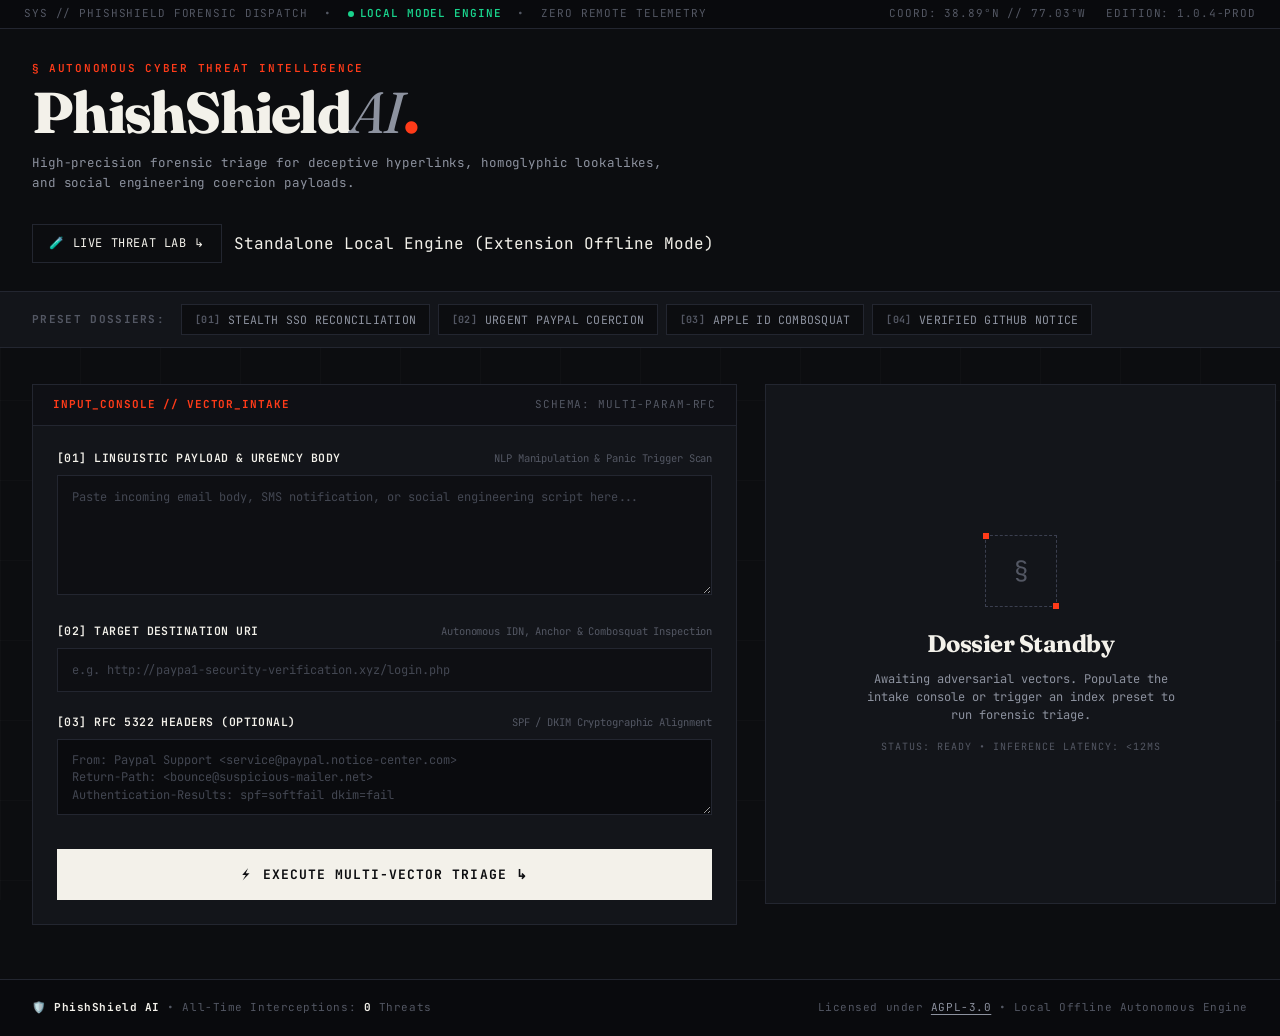
<file: index.html>
<!DOCTYPE html>
<html lang="en">
<head>
  <meta charset="UTF-8">
  <meta name="viewport" content="width=device-width, initial-scale=1.0">
  <title>PhishShield AI — Adversarial Threat Ingestion & Analysis</title>
  <link rel="preconnect" href="https://fonts.googleapis.com">
  <link rel="preconnect" href="https://fonts.gstatic.com" crossorigin>
  <link href="https://fonts.googleapis.com/css2?family=Fraunces:ital,opsz,wght@0,9..144,400;0,9..144,600;0,9..144,800;1,9..144,400;1,9..144,700&family=JetBrains+Mono:wght@400;500;600;700&display=swap" rel="stylesheet">
  <link rel="stylesheet" href="dashboard.css">
</head>
<body>

  <!-- Top System Ticker -->
  <div class="system-ticker">
    <div class="system-ticker-left">
      <span>SYS // PHISHSHIELD FORENSIC DISPATCH</span>
      <span>•</span>
      <span class="system-badge-live">
        <span class="status-dot-pulse"></span> LOCAL MODEL ENGINE
      </span>
      <span>•</span>
      <span>ZERO REMOTE TELEMETRY</span>
    </div>
    <div class="system-ticker-right">
      <span>COORD: 38.89°N // 77.03°W</span>
      <span>EDITION: 1.0.4-PROD</span>
    </div>
  </div>

  <!-- Editorial Masthead -->
  <header class="masthead">
    <div class="masthead-inner">
      <div class="masthead-branding">
        <div class="masthead-kicker">Autonomous Cyber Threat Intelligence</div>
        <h1 class="masthead-title">PhishShield<em>AI</em><span class="vermilion-dot">.</span></h1>
        <p class="masthead-desc">
          High-precision forensic triage for deceptive hyperlinks, homoglyphic lookalikes, and social engineering coercion payloads.
        </p>
      </div>
      <div class="masthead-actions">
        <a id="nav-test-lab" href="test_lab.html" class="action-link-btn">
          <span>🧪</span> Live Threat Lab ↳
        </a>
        <div id="ai-model-badge" class="engine-telemetry-badge">
          <span id="ai-status-dot" class="status-dot active"></span>
          <span id="ai-model-text">Calibrating Model...</span>
        </div>
      </div>
    </div>
  </header>

  <!-- Dossier Preset Selector -->
  <section class="presets-toolbar">
    <div class="presets-inner">
      <span class="presets-title-tag">PRESET DOSSIERS:</span>
      <div class="presets-grid-row">
        <button type="button" class="btn-preset" data-preset="laya_stealth">
          <span class="preset-idx">[01]</span>
          <span>STEALTH SSO RECONCILIATION</span>
        </button>
        <button type="button" class="btn-preset" data-preset="phishing">
          <span class="preset-idx">[02]</span>
          <span>URGENT PAYPAL COERCION</span>
        </button>
        <button type="button" class="btn-preset" data-preset="homograph">
          <span class="preset-idx">[03]</span>
          <span>APPLE ID COMBOSQUAT</span>
        </button>
        <button type="button" class="btn-preset" data-preset="safe">
          <span class="preset-idx">[04]</span>
          <span>VERIFIED GITHUB NOTICE</span>
        </button>
      </div>
    </div>
  </section>

  <!-- Main Asymmetric Workspace -->
  <main class="main-workspace">
    <div class="workspace-layout">

      <!-- Left Column: Adversarial Intake Console (58%) -->
      <section class="editorial-panel">
        <div class="panel-header-strip">
          <span class="panel-tag-code">INPUT_CONSOLE // VECTOR_INTAKE</span>
          <span class="panel-tag-meta">SCHEMA: MULTI-PARAM-RFC</span>
        </div>
        <div class="panel-body">
          <form id="analyze-form">
            <!-- Text / Body Vector -->
            <div class="field-group">
              <div class="field-label-row">
                <label class="field-label" for="input-text">
                  [01] LINGUISTIC PAYLOAD &amp; URGENCY BODY
                </label>
                <span class="field-sub">NLP Manipulation &amp; Panic Trigger Scan</span>
              </div>
              <textarea id="input-text" rows="5" class="form-textarea" placeholder="Paste incoming email body, SMS notification, or social engineering script here..."></textarea>
            </div>

            <!-- URL Vector -->
            <div class="field-group">
              <div class="field-label-row">
                <label class="field-label" for="input-url">
                  [02] TARGET DESTINATION URI
                </label>
                <span class="field-sub">Autonomous IDN, Anchor &amp; Combosquat Inspection</span>
              </div>
              <input type="text" id="input-url" class="form-input" placeholder="e.g. http://paypa1-security-verification.xyz/login.php">
            </div>

            <!-- Email Headers Vector -->
            <div class="field-group">
              <div class="field-label-row">
                <label class="field-label" for="input-header">
                  [03] RFC 5322 HEADERS (OPTIONAL)
                </label>
                <span class="field-sub">SPF / DKIM Cryptographic Alignment</span>
              </div>
              <textarea id="input-header" rows="3" class="form-textarea code" placeholder="From: Paypal Support &lt;service@paypal.notice-center.com&gt;&#10;Return-Path: &lt;bounce@suspicious-mailer.net&gt;&#10;Authentication-Results: spf=softfail dkim=fail"></textarea>
            </div>

            <!-- Action Trigger -->
            <button type="submit" id="btn-submit" class="btn-submit">
              <span>⚡</span> EXECUTE MULTI-VECTOR TRIAGE ↳
            </button>
          </form>
        </div>
      </section>

      <!-- Right Column: Forensic Results Dossier (42%) -->
      <section id="result-card" class="results-dossier">
        
        <!-- Standby State -->
        <div id="initial-state" class="state-container">
          <div class="standby-graphic">§</div>
          <h2 class="standby-heading">Dossier Standby</h2>
          <p class="standby-desc">
            Awaiting adversarial vectors. Populate the intake console or trigger an index preset to run forensic triage.
          </p>
          <div class="standby-meta-coord">STATUS: READY • INFERENCE LATENCY: &lt;12MS</div>
        </div>

        <!-- Loading State -->
        <div id="loading-state" class="state-container hidden">
          <div class="loading-box">
            <div class="terminal-spinner"></div>
            <p class="loading-text">Triaging Linguistic, Domain &amp; Cryptographic Vectors...</p>
          </div>
        </div>

        <!-- Output State -->
        <div id="analysis-output" class="state-container output-layout hidden">
          
          <!-- Dossier Header Strip -->
          <div class="dossier-meta-bar">
            <span class="panel-tag-code">FORENSIC_VERDICT // DOSSIER #8491</span>
            <div id="engine-mode-tag" class="engine-source-pill">
              ⚡ Engine: Standalone Local Client Engine
            </div>
          </div>

          <!-- Exposure Summary Block (Gauge + Numerical Metric) -->
          <div class="exposure-summary-block">
            <div class="gauge-wrapper">
              <svg class="gauge-svg" viewBox="0 0 160 160">
                <circle class="gauge-bg" cx="80" cy="80" r="70" />
                <circle id="gauge-bar" class="gauge-bar" cx="80" cy="80" r="70" />
              </svg>
              <div class="gauge-center-content">
                <span id="out-score" class="score-value">0%</span>
                <span class="score-label">Risk Index</span>
              </div>
            </div>
            <div class="exposure-details">
              <div id="out-badge" class="risk-badge">SAFE</div>
              <p id="out-verdict" class="verdict-text"></p>
            </div>
          </div>

          <!-- Forensic Evidence Ledger -->
          <div class="flags-section">
            <div class="flags-header">
              <span class="flags-title">Forensic Evidence Ledger</span>
              <span id="flag-count" class="flags-count">0 indicators identified</span>
            </div>
            <div id="out-flags" class="flags-list"></div>
          </div>

        </div>

      </section>

    </div>
  </main>

  <!-- Editorial Archival Footer -->
  <footer class="editorial-footer">
    <div class="editorial-footer-inner">
      <div>
        🛡️ <strong>PhishShield AI</strong> • All-Time Interceptions: <strong id="stat-total-blocked">0</strong> Threats
      </div>
      <div>
        Licensed under <a href="LICENSE" class="license-link">AGPL-3.0</a> • Local Offline Autonomous Engine
      </div>
    </div>
  </footer>

  <script src="dashboard.js"></script>
</body>
</html>
</file>
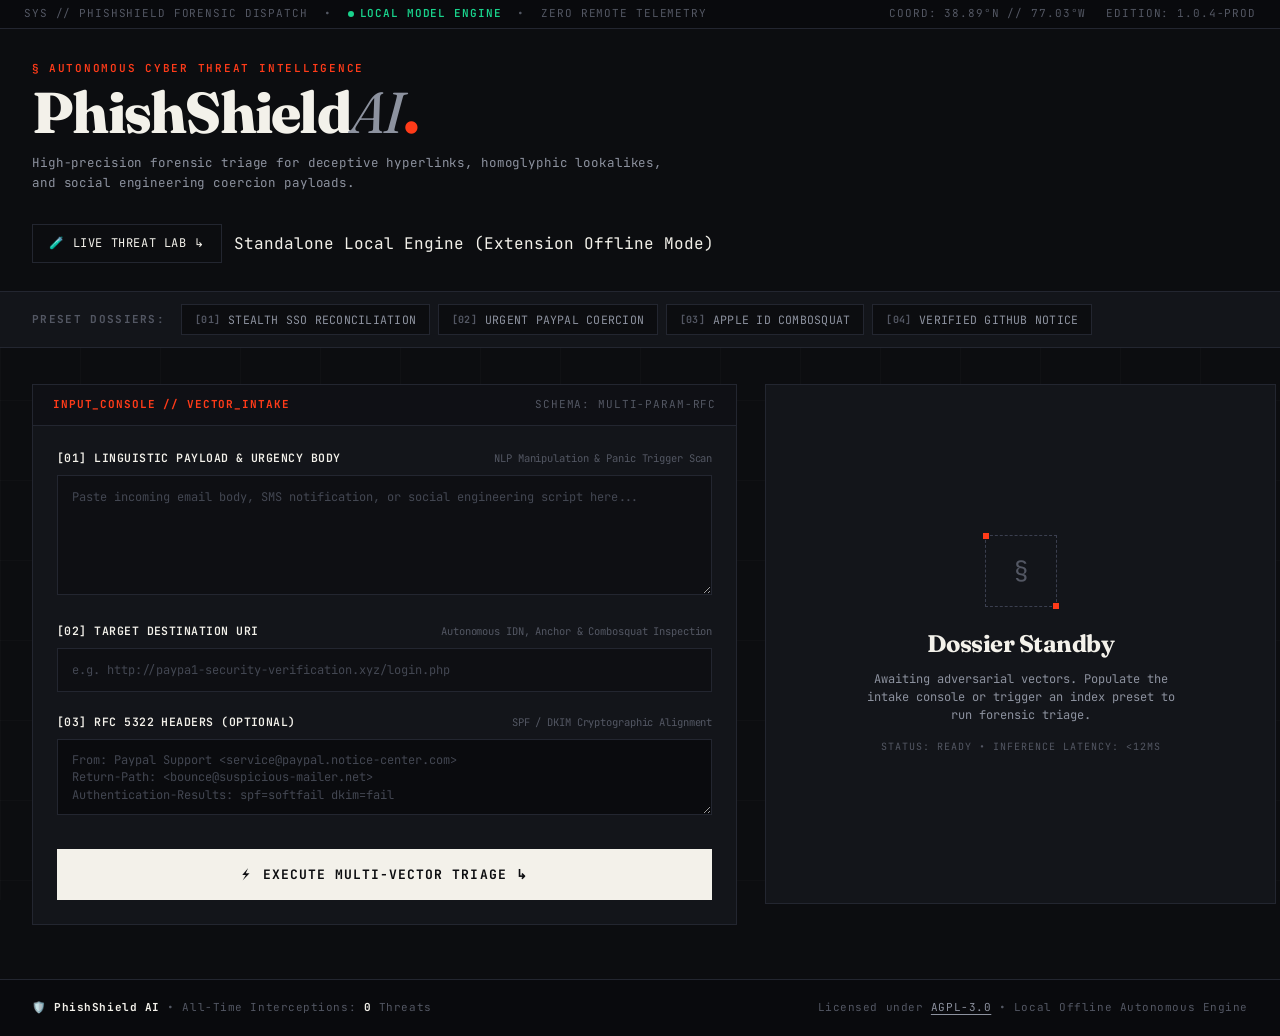
<file: app/templates/index.html>
<!DOCTYPE html>
<html lang="en">
<head>
  <meta charset="UTF-8">
  <meta name="viewport" content="width=device-width, initial-scale=1.0">
  <title>PhishShield AI — Adversarial Threat Ingestion & Analysis</title>
  <link rel="preconnect" href="https://fonts.googleapis.com">
  <link rel="preconnect" href="https://fonts.gstatic.com" crossorigin>
  <link href="https://fonts.googleapis.com/css2?family=Fraunces:ital,opsz,wght@0,9..144,400;0,9..144,600;0,9..144,800;1,9..144,400;1,9..144,700&family=JetBrains+Mono:wght@400;500;600;700&display=swap" rel="stylesheet">
  <link rel="stylesheet" href="/extension/dashboard.css">
</head>
<body>

  <!-- Top System Ticker -->
  <div class="system-ticker">
    <div class="system-ticker-left">
      <span>SYS // PHISHSHIELD FORENSIC DISPATCH</span>
      <span>•</span>
      <span class="system-badge-live">
        <span class="status-dot-pulse"></span> LOCAL MODEL ENGINE
      </span>
      <span>•</span>
      <span>ZERO REMOTE TELEMETRY</span>
    </div>
    <div class="system-ticker-right">
      <span>COORD: 38.89°N // 77.03°W</span>
      <span>EDITION: 1.0.4-PROD</span>
    </div>
  </div>

  <!-- Editorial Masthead -->
  <header class="masthead">
    <div class="masthead-inner">
      <div class="masthead-branding">
        <div class="masthead-kicker">Autonomous Cyber Threat Intelligence</div>
        <h1 class="masthead-title">PhishShield<em>AI</em><span class="vermilion-dot">.</span></h1>
        <p class="masthead-desc">
          High-precision forensic triage for deceptive hyperlinks, homoglyphic lookalikes, and social engineering coercion payloads.
        </p>
      </div>
      <div class="masthead-actions">
        <a id="nav-test-lab" href="/test-lab" class="action-link-btn">
          <span>🧪</span> Live Threat Lab ↳
        </a>
        <div id="ai-model-badge" class="engine-telemetry-badge">
          <span id="ai-status-dot" class="status-dot active"></span>
          <span id="ai-model-text">Calibrating Model...</span>
        </div>
      </div>
    </div>
  </header>

  <!-- Dossier Preset Selector -->
  <section class="presets-toolbar">
    <div class="presets-inner">
      <span class="presets-title-tag">PRESET DOSSIERS:</span>
      <div class="presets-grid-row">
        <button type="button" class="btn-preset" data-preset="laya_stealth">
          <span class="preset-idx">[01]</span>
          <span>STEALTH SSO RECONCILIATION</span>
        </button>
        <button type="button" class="btn-preset" data-preset="phishing">
          <span class="preset-idx">[02]</span>
          <span>URGENT PAYPAL COERCION</span>
        </button>
        <button type="button" class="btn-preset" data-preset="homograph">
          <span class="preset-idx">[03]</span>
          <span>APPLE ID COMBOSQUAT</span>
        </button>
        <button type="button" class="btn-preset" data-preset="safe">
          <span class="preset-idx">[04]</span>
          <span>VERIFIED GITHUB NOTICE</span>
        </button>
      </div>
    </div>
  </section>

  <!-- Main Asymmetric Workspace -->
  <main class="main-workspace">
    <div class="workspace-layout">

      <!-- Left Column: Adversarial Intake Console (58%) -->
      <section class="editorial-panel">
        <div class="panel-header-strip">
          <span class="panel-tag-code">INPUT_CONSOLE // VECTOR_INTAKE</span>
          <span class="panel-tag-meta">SCHEMA: MULTI-PARAM-RFC</span>
        </div>
        <div class="panel-body">
          <form id="analyze-form">
            <!-- Text / Body Vector -->
            <div class="field-group">
              <div class="field-label-row">
                <label class="field-label" for="input-text">
                  [01] LINGUISTIC PAYLOAD &amp; URGENCY BODY
                </label>
                <span class="field-sub">NLP Manipulation &amp; Panic Trigger Scan</span>
              </div>
              <textarea id="input-text" rows="5" class="form-textarea" placeholder="Paste incoming email body, SMS notification, or social engineering script here..."></textarea>
            </div>

            <!-- URL Vector -->
            <div class="field-group">
              <div class="field-label-row">
                <label class="field-label" for="input-url">
                  [02] TARGET DESTINATION URI
                </label>
                <span class="field-sub">Autonomous IDN, Anchor &amp; Combosquat Inspection</span>
              </div>
              <input type="text" id="input-url" class="form-input" placeholder="e.g. http://paypa1-security-verification.xyz/login.php">
            </div>

            <!-- Email Headers Vector -->
            <div class="field-group">
              <div class="field-label-row">
                <label class="field-label" for="input-header">
                  [03] RFC 5322 HEADERS (OPTIONAL)
                </label>
                <span class="field-sub">SPF / DKIM Cryptographic Alignment</span>
              </div>
              <textarea id="input-header" rows="3" class="form-textarea code" placeholder="From: Paypal Support &lt;service@paypal.notice-center.com&gt;&#10;Return-Path: &lt;bounce@suspicious-mailer.net&gt;&#10;Authentication-Results: spf=softfail dkim=fail"></textarea>
            </div>

            <!-- Action Trigger -->
            <button type="submit" id="btn-submit" class="btn-submit">
              <span>⚡</span> EXECUTE MULTI-VECTOR TRIAGE ↳
            </button>
          </form>
        </div>
      </section>

      <!-- Right Column: Forensic Results Dossier (42%) -->
      <section id="result-card" class="results-dossier">
        
        <!-- Standby State -->
        <div id="initial-state" class="state-container">
          <div class="standby-graphic">§</div>
          <h2 class="standby-heading">Dossier Standby</h2>
          <p class="standby-desc">
            Awaiting adversarial vectors. Populate the intake console or trigger an index preset to run forensic triage.
          </p>
          <div class="standby-meta-coord">STATUS: READY • INFERENCE LATENCY: &lt;12MS</div>
        </div>

        <!-- Loading State -->
        <div id="loading-state" class="state-container hidden">
          <div class="loading-box">
            <div class="terminal-spinner"></div>
            <p class="loading-text">Triaging Linguistic, Domain &amp; Cryptographic Vectors...</p>
          </div>
        </div>

        <!-- Output State -->
        <div id="analysis-output" class="state-container output-layout hidden">
          
          <!-- Dossier Header Strip -->
          <div class="dossier-meta-bar">
            <span class="panel-tag-code">FORENSIC_VERDICT // DOSSIER #8491</span>
            <div id="engine-mode-tag" class="engine-source-pill">
              ⚡ Engine: Standalone Local Client Engine
            </div>
          </div>

          <!-- Exposure Summary Block (Gauge + Numerical Metric) -->
          <div class="exposure-summary-block">
            <div class="gauge-wrapper">
              <svg class="gauge-svg" viewBox="0 0 160 160">
                <circle class="gauge-bg" cx="80" cy="80" r="70" />
                <circle id="gauge-bar" class="gauge-bar" cx="80" cy="80" r="70" />
              </svg>
              <div class="gauge-center-content">
                <span id="out-score" class="score-value">0%</span>
                <span class="score-label">Risk Index</span>
              </div>
            </div>
            <div class="exposure-details">
              <div id="out-badge" class="risk-badge">SAFE</div>
              <p id="out-verdict" class="verdict-text"></p>
            </div>
          </div>

          <!-- Forensic Evidence Ledger -->
          <div class="flags-section">
            <div class="flags-header">
              <span class="flags-title">Forensic Evidence Ledger</span>
              <span id="flag-count" class="flags-count">0 indicators identified</span>
            </div>
            <div id="out-flags" class="flags-list"></div>
          </div>

        </div>

      </section>

    </div>
  </main>

  <!-- Editorial Archival Footer -->
  <footer class="editorial-footer">
    <div class="editorial-footer-inner">
      <div>
        🛡️ <strong>PhishShield AI</strong> • All-Time Interceptions: <strong id="stat-total-blocked">0</strong> Threats
      </div>
      <div>
        Licensed under <a href="/LICENSE" class="license-link">AGPL-3.0</a> • Local Offline Autonomous Engine
      </div>
    </div>
  </footer>

  <script src="/extension/dashboard.js"></script>
</body>
</html>
</file>
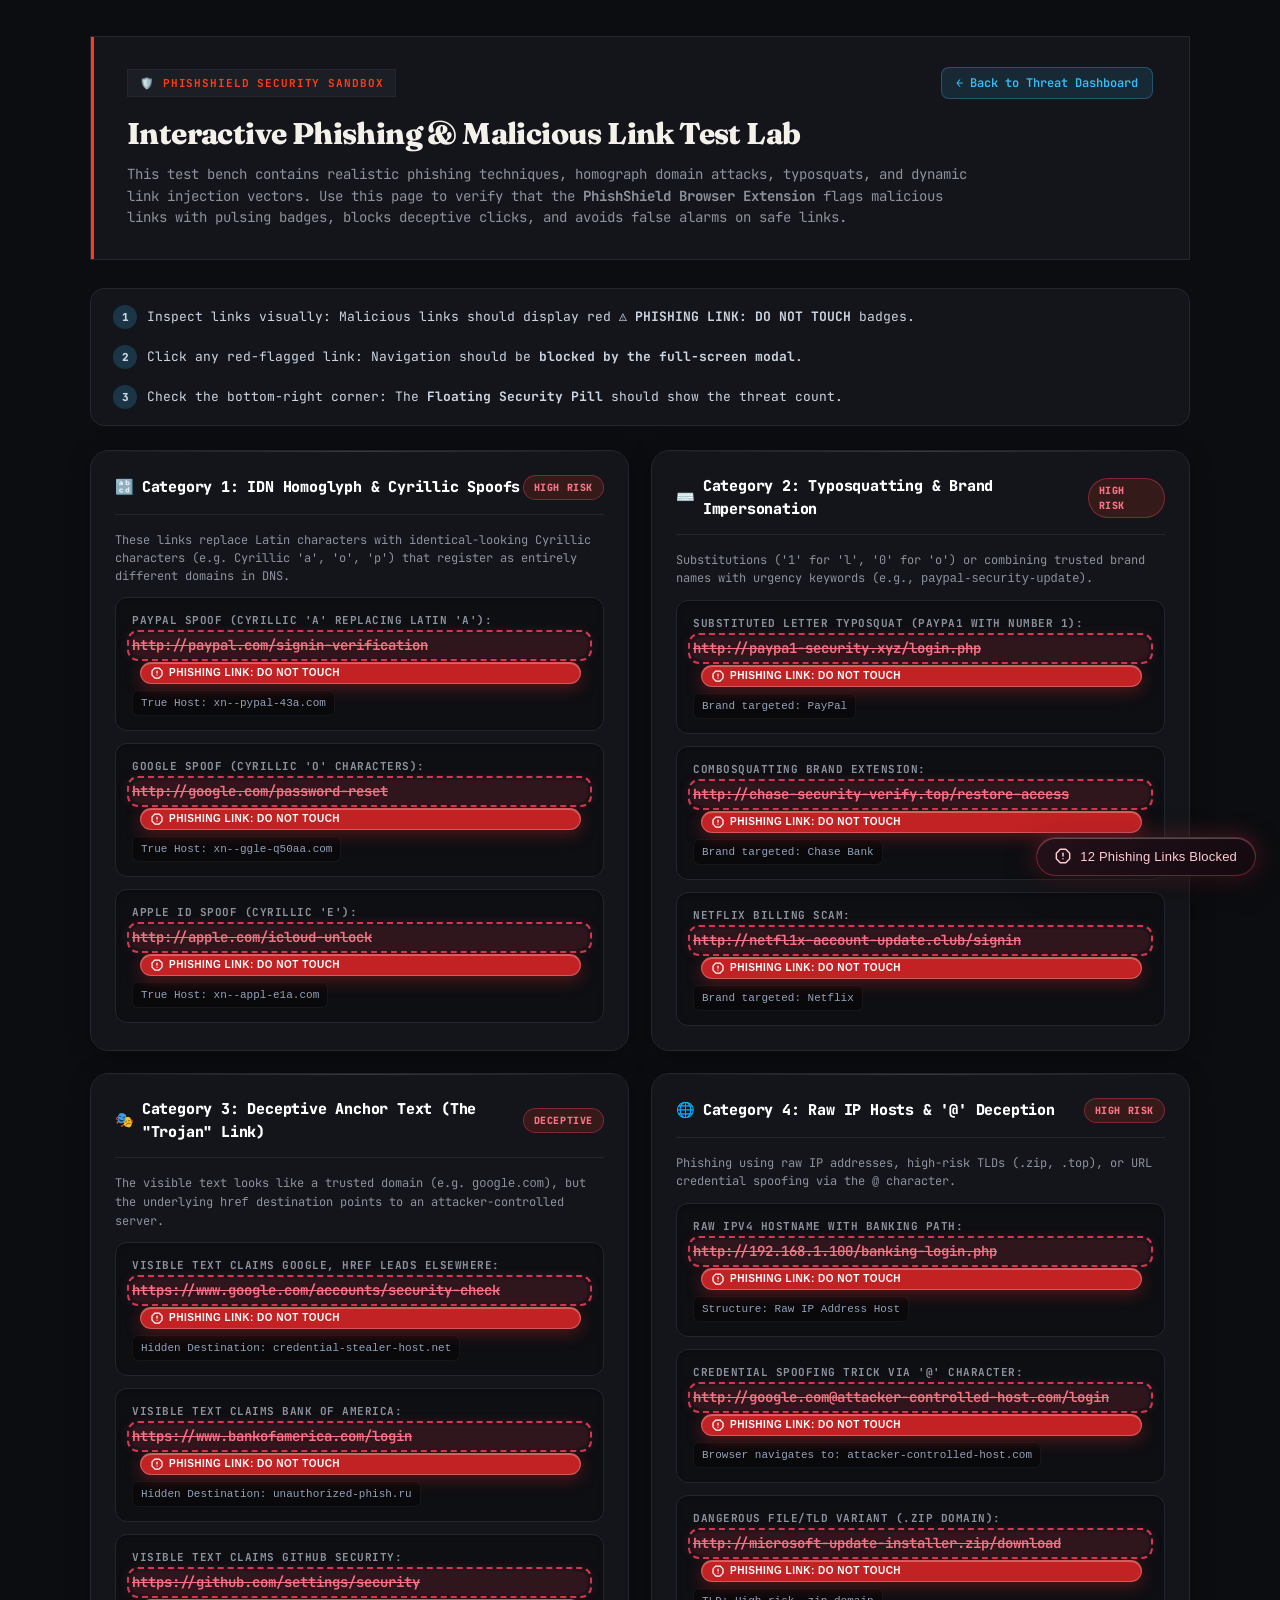
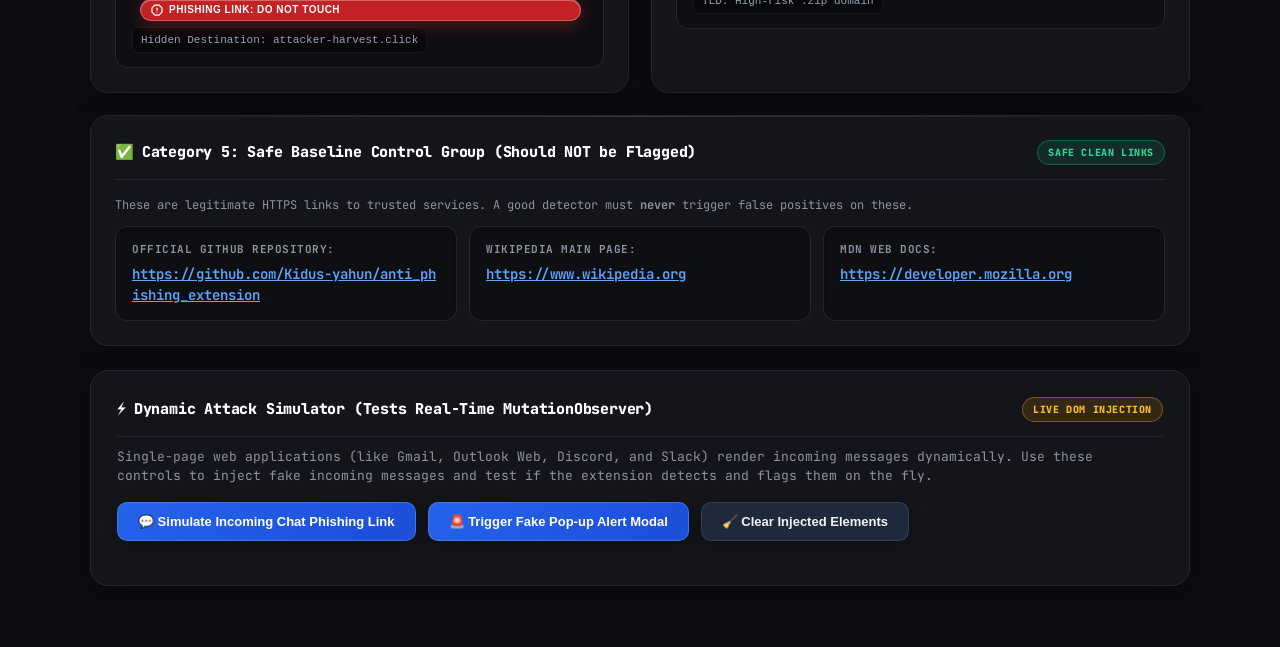
<file: test_lab.html>
<!DOCTYPE html>
<html lang="en">
<head>
  <meta charset="UTF-8">
  <meta name="viewport" content="width=device-width, initial-scale=1.0">
  <title>PhishShield AI - Threat Simulation & Test Lab</title>
  <link rel="preconnect" href="https://fonts.googleapis.com">
  <link rel="preconnect" href="https://fonts.gstatic.com" crossorigin>
  <link href="https://fonts.googleapis.com/css2?family=Fraunces:ital,opsz,wght@0,9..144,400;0,9..144,600;0,9..144,800;1,9..144,400;1,9..144,700&family=JetBrains+Mono:wght@400;500;600;700&display=swap" rel="stylesheet">
  <link rel="stylesheet" href="content.css">
  <style>
    :root {
      --bg-main: #0c0d10;
      --bg-card: #13151a;
      --bg-inner: #0e0f13;
      --text-main: #f3f1ea;
      --text-muted: #8d929f;
      --border-color: #232630;
      --red-accent: #ff3b19;
      --red-bg: rgba(255, 59, 25, 0.14);
      --green-accent: #19d38c;
      --green-bg: rgba(25, 211, 140, 0.12);
      --yellow-accent: #f59e0b;
      --font-display: 'Fraunces', Georgia, serif;
      --font-mono: 'JetBrains Mono', monospace;
    }

    * {
      margin: 0;
      padding: 0;
      box-sizing: border-box;
    }

    body {
      font-family: var(--font-mono);
      background-color: var(--bg-main);
      color: var(--text-main);
      line-height: 1.5;
      padding: 36px 24px 64px;
      -webkit-font-smoothing: antialiased;
    }

    .container {
      max-width: 1100px;
      margin: 0 auto;
    }

    /* Header */
    .lab-header {
      background: var(--bg-card);
      border: 1px solid var(--border-color);
      padding: 30px 36px;
      margin-bottom: 28px;
      position: relative;
    }

    .lab-header::before {
      content: "";
      position: absolute;
      top: 0;
      left: 0;
      width: 3px;
      height: 100%;
      background: var(--red-accent);
    }

    .badge-pill {
      display: inline-flex;
      align-items: center;
      gap: 7px;
      background: #1c1e25;
      color: var(--red-accent);
      border: 1px solid var(--border-color);
      padding: 5px 12px;
      font-size: 11px;
      font-weight: 700;
      text-transform: uppercase;
      letter-spacing: 0.08em;
    }

    .btn-nav-back {
      font-size: 11.5px;
      font-weight: 700;
      color: var(--text-main);
      text-decoration: none;
      padding: 7px 16px;
      background: transparent;
      border: 1px solid var(--border-color);
      display: inline-flex;
      align-items: center;
      gap: 6px;
      letter-spacing: 0.05em;
      text-transform: uppercase;
      transition: all 0.15s ease;
    }

    .btn-nav-back:hover {
      background: var(--text-main);
      color: var(--bg-main);
      border-color: var(--text-main);
    }

    h1 {
      font-family: var(--font-display);
      font-size: 30px;
      font-weight: 800;
      letter-spacing: -0.02em;
      margin-top: 12px;
      margin-bottom: 8px;
      color: var(--text-main);
    }

    .lab-header p {
      color: var(--text-muted);
      font-size: 14px;
      max-width: 860px;
      line-height: 1.55;
    }

    /* Instructions Grid */
    .instructions-card {
      background: var(--bg-card);
      backdrop-filter: blur(12px);
      border: 1px solid var(--border-color);
      border-radius: 14px;
      padding: 16px 22px;
      margin-bottom: 24px;
      display: flex;
      flex-wrap: wrap;
      align-items: center;
      justify-content: space-between;
      gap: 16px;
    }

    .inst-item {
      display: flex;
      align-items: center;
      gap: 10px;
      font-size: 13px;
      color: #cbd5e1;
    }

    .inst-num {
      width: 24px;
      height: 24px;
      border-radius: 50%;
      background: rgba(56, 189, 248, 0.2);
      color: var(--blue-accent);
      display: flex;
      align-items: center;
      justify-content: center;
      font-weight: 800;
      font-size: 11px;
      flex-shrink: 0;
    }

    /* Threat Grid */
    .grid {
      display: grid;
      grid-template-columns: repeat(auto-fit, minmax(500px, 1fr));
      gap: 22px;
      margin-bottom: 24px;
    }

    @media (max-width: 640px) {
      .grid {
        grid-template-columns: 1fr;
      }
    }

    .card {
      background: var(--bg-card);
      backdrop-filter: blur(16px);
      border: 1px solid var(--border-color);
      border-radius: 18px;
      padding: 24px;
      box-shadow: 0 4px 24px rgba(0, 0, 0, 0.3);
      transition: all 0.25s cubic-bezier(0.4, 0, 0.2, 1);
      position: relative;
      overflow: hidden;
    }

    .card::before {
      content: "";
      position: absolute;
      top: 0;
      left: 0;
      right: 0;
      height: 1px;
      background: linear-gradient(90deg, transparent, rgba(255, 255, 255, 0.15), transparent);
    }

    .card:hover {
      border-color: rgba(255, 255, 255, 0.18);
      transform: translateY(-2px);
      box-shadow: 0 8px 32px rgba(0, 0, 0, 0.45);
    }

    .card-header {
      display: flex;
      align-items: center;
      justify-content: space-between;
      margin-bottom: 16px;
      padding-bottom: 14px;
      border-bottom: 1px solid var(--border-color);
    }

    .card-title {
      font-size: 15px;
      font-weight: 800;
      letter-spacing: -0.2px;
      display: flex;
      align-items: center;
      gap: 8px;
      color: #ffffff;
    }

    .card-tag {
      font-size: 10px;
      font-weight: 800;
      padding: 4px 10px;
      border-radius: 20px;
      text-transform: uppercase;
      letter-spacing: 0.6px;
    }

    .tag-danger {
      background: var(--red-bg);
      color: #fb7185;
      border: 1px solid rgba(244, 63, 94, 0.4);
    }

    .tag-safe {
      background: var(--green-bg);
      color: #34d399;
      border: 1px solid rgba(16, 185, 129, 0.4);
    }

    .tag-interactive {
      background: rgba(245, 158, 11, 0.14);
      color: #fbbf24;
      border: 1px solid rgba(245, 158, 11, 0.4);
    }

    /* Link list */
    .link-list {
      display: flex;
      flex-direction: column;
      gap: 12px;
    }

    .link-row {
      background: var(--bg-inner);
      border: 1px solid var(--border-color);
      border-radius: 12px;
      padding: 14px 16px;
      display: flex;
      flex-direction: column;
      gap: 6px;
      transition: all 0.2s ease;
      box-shadow: inset 0 2px 4px rgba(0, 0, 0, 0.25);
    }

    .link-row:hover {
      border-color: rgba(255, 255, 255, 0.15);
      background: #0d1424;
    }

    .link-label {
      font-size: 11px;
      font-weight: 700;
      color: var(--text-muted);
      text-transform: uppercase;
      letter-spacing: 0.5px;
    }

    .link-row a {
      color: #60a5fa;
      font-size: 14px;
      font-weight: 600;
      text-decoration: underline;
      word-break: break-all;
      transition: color 0.2s ease;
    }

    .link-row a:hover {
      color: #93c5fd;
    }

    .link-target {
      font-family: ui-monospace, SFMono-Regular, Menlo, Monaco, Consolas, monospace;
      font-size: 11px;
      color: #94a3b8;
      background: rgba(0, 0, 0, 0.35);
      border: 1px solid rgba(255, 255, 255, 0.05);
      padding: 4px 8px;
      border-radius: 6px;
      display: inline-block;
      width: fit-content;
    }

    /* Simulation Playground */
    .simulator-section {
      background: var(--bg-card);
      backdrop-filter: blur(16px);
      border: 1px solid var(--border-color);
      border-radius: 18px;
      padding: 26px;
      margin-top: 10px;
      box-shadow: 0 8px 32px rgba(0, 0, 0, 0.35);
    }

    .btn-group {
      display: flex;
      flex-wrap: wrap;
      gap: 12px;
      margin-top: 16px;
    }

    .btn {
      padding: 11px 20px;
      font-size: 13px;
      font-weight: 700;
      border-radius: 10px;
      border: none;
      cursor: pointer;
      display: inline-flex;
      align-items: center;
      gap: 8px;
      box-shadow: 0 4px 14px rgba(0, 0, 0, 0.25);
      transition: all 0.25s cubic-bezier(0.4, 0, 0.2, 1);
    }

    .btn-primary {
      background: linear-gradient(135deg, #2563eb, #1d4ed8);
      color: #ffffff;
      border: 1px solid rgba(96, 165, 250, 0.4);
    }

    .btn-primary:hover {
      background: linear-gradient(135deg, #3b82f6, #2563eb);
      transform: translateY(-1px);
      box-shadow: 0 6px 20px rgba(37, 99, 235, 0.45);
    }

    .btn-secondary {
      background: #1e293b;
      color: #f1f5f9;
      border: 1px solid rgba(255, 255, 255, 0.1);
    }

    .btn-secondary:hover {
      background: #334155;
      transform: translateY(-1px);
    }

    /* Dynamic Container */
    #dynamic-injection-area {
      margin-top: 18px;
      display: flex;
      flex-direction: column;
      gap: 10px;
    }

    /* Modal Simulation */
    .mock-modal-overlay {
      position: fixed;
      top: 0;
      left: 0;
      width: 100vw;
      height: 100vh;
      background: rgba(5, 8, 17, 0.88);
      backdrop-filter: blur(8px);
      display: flex;
      align-items: center;
      justify-content: center;
      z-index: 10000;
    }

    .mock-modal {
      background: #0f172a;
      border: 1px solid rgba(255, 255, 255, 0.15);
      border-radius: 20px;
      max-width: 480px;
      width: 90%;
      padding: 28px;
      text-align: center;
      box-shadow: 0 20px 50px rgba(0, 0, 0, 0.6);
    }

    .mock-modal-close {
      margin-top: 18px;
      background: #334155;
      color: #ffffff;
      border: none;
      padding: 10px 20px;
      border-radius: 10px;
      cursor: pointer;
      font-size: 12px;
      font-weight: 700;
      transition: background 0.2s ease;
    }

    .mock-modal-close:hover {
      background: #475569;
    }
  </style>
</head>
<body>

  <div class="container">

    <!-- Header -->
    <header class="lab-header">
      <div style="display: flex; justify-content: space-between; align-items: center; margin-bottom: 12px; flex-wrap: wrap; gap: 8px;">
        <div class="badge-pill" style="margin-bottom: 0;">🛡️ PhishShield Security Sandbox</div>
        <a id="nav-dashboard-link" href="dashboard.html" style="font-size: 12px; font-weight: 600; color: #38bdf8; text-decoration: none; padding: 6px 14px; border-radius: 8px; background: rgba(56, 189, 248, 0.12); border: 1px solid rgba(56, 189, 248, 0.3); display: inline-flex; align-items: center; gap: 6px; transition: all 0.2s ease;">
          ← Back to Threat Dashboard
        </a>
      </div>
      <h1>Interactive Phishing & Malicious Link Test Lab</h1>
      <p>
        This test bench contains realistic phishing techniques, homograph domain attacks, typosquats, and dynamic link injection vectors. Use this page to verify that the <strong>PhishShield Browser Extension</strong> flags malicious links with pulsing badges, blocks deceptive clicks, and avoids false alarms on safe links.
      </p>
    </header>

    <!-- Quick Instructions -->
    <div class="instructions-card">
      <div class="inst-item">
        <span class="inst-num">1</span>
        <span>Inspect links visually: Malicious links should display red <strong>⚠️ PHISHING LINK: DO NOT TOUCH</strong> badges.</span>
      </div>
      <div class="inst-item">
        <span class="inst-num">2</span>
        <span>Click any red-flagged link: Navigation should be <strong>blocked by the full-screen modal</strong>.</span>
      </div>
      <div class="inst-item">
        <span class="inst-num">3</span>
        <span>Check the bottom-right corner: The <strong>Floating Security Pill</strong> should show the threat count.</span>
      </div>
    </div>

    <!-- Threat Categories Grid -->
    <div class="grid">

      <!-- Category 1: Homoglyph & Punycode Attacks -->
      <div class="card">
        <div class="card-header">
          <div class="card-title">
            <span>🔡</span> Category 1: IDN Homoglyph & Cyrillic Spoofs
          </div>
          <span class="card-tag tag-danger">High Risk</span>
        </div>
        <p style="font-size: 12px; color: var(--text-muted); margin-bottom: 12px;">
          These links replace Latin characters with identical-looking Cyrillic characters (e.g. Cyrillic 'а', 'о', 'р') that register as entirely different domains in DNS.
        </p>
        <div class="link-list">
          <div class="link-row">
            <span class="link-label">PayPal Spoof (Cyrillic 'а' replacing Latin 'a'):</span>
            <a href="http://pаypal.com/signin-verification">http://pаypal.com/signin-verification</a>
            <span class="link-target">True Host: xn--pypal-43a.com</span>
          </div>
          <div class="link-row">
            <span class="link-label">Google Spoof (Cyrillic 'о' characters):</span>
            <a href="http://gооgle.com/password-reset">http://gооgle.com/password-reset</a>
            <span class="link-target">True Host: xn--ggle-q50aa.com</span>
          </div>
          <div class="link-row">
            <span class="link-label">Apple ID Spoof (Cyrillic 'е'):</span>
            <a href="http://applе.com/icloud-unlock">http://applе.com/icloud-unlock</a>
            <span class="link-target">True Host: xn--appl-e1a.com</span>
          </div>
        </div>
      </div>

      <!-- Category 2: Typosquatting & Combosquatting -->
      <div class="card">
        <div class="card-header">
          <div class="card-title">
            <span>⌨️</span> Category 2: Typosquatting & Brand Impersonation
          </div>
          <span class="card-tag tag-danger">High Risk</span>
        </div>
        <p style="font-size: 12px; color: var(--text-muted); margin-bottom: 12px;">
          Substitutions ('1' for 'l', '0' for 'o') or combining trusted brand names with urgency keywords (e.g., <code>paypal-security-update</code>).
        </p>
        <div class="link-list">
          <div class="link-row">
            <span class="link-label">Substituted Letter Typosquat (paypa1 with number 1):</span>
            <a href="http://paypa1-security.xyz/login.php">http://paypa1-security.xyz/login.php</a>
            <span class="link-target">Brand targeted: PayPal</span>
          </div>
          <div class="link-row">
            <span class="link-label">Combosquatting Brand Extension:</span>
            <a href="http://chase-security-verify.top/restore-access">http://chase-security-verify.top/restore-access</a>
            <span class="link-target">Brand targeted: Chase Bank</span>
          </div>
          <div class="link-row">
            <span class="link-label">Netflix Billing Scam:</span>
            <a href="http://netfl1x-account-update.club/signin">http://netfl1x-account-update.club/signin</a>
            <span class="link-target">Brand targeted: Netflix</span>
          </div>
        </div>
      </div>

      <!-- Category 3: Anchor Text Mismatch -->
      <div class="card">
        <div class="card-header">
          <div class="card-title">
            <span>🎭</span> Category 3: Deceptive Anchor Text (The "Trojan" Link)
          </div>
          <span class="card-tag tag-danger">Deceptive</span>
        </div>
        <p style="font-size: 12px; color: var(--text-muted); margin-bottom: 12px;">
          The visible text looks like a trusted domain (e.g. <code>google.com</code>), but the underlying <code>href</code> destination points to an attacker-controlled server.
        </p>
        <div class="link-list">
          <div class="link-row">
            <span class="link-label">Visible text claims Google, href leads elsewhere:</span>
            <a href="http://credential-stealer-host.net/google-auth">https://www.google.com/accounts/security-check</a>
            <span class="link-target">Hidden Destination: credential-stealer-host.net</span>
          </div>
          <div class="link-row">
            <span class="link-label">Visible text claims Bank of America:</span>
            <a href="http://unauthorized-phish.ru/bofa-login">https://www.bankofamerica.com/login</a>
            <span class="link-target">Hidden Destination: unauthorized-phish.ru</span>
          </div>
          <div class="link-row">
            <span class="link-label">Visible text claims GitHub Security:</span>
            <a href="http://attacker-harvest.click/git-2fa">https://github.com/settings/security</a>
            <span class="link-target">Hidden Destination: attacker-harvest.click</span>
          </div>
        </div>
      </div>

      <!-- Category 4: IP Address & Suspicious Protocols -->
      <div class="card">
        <div class="card-header">
          <div class="card-title">
            <span>🌐</span> Category 4: Raw IP Hosts & '@' Deception
          </div>
          <span class="card-tag tag-danger">High Risk</span>
        </div>
        <p style="font-size: 12px; color: var(--text-muted); margin-bottom: 12px;">
          Phishing using raw IP addresses, high-risk TLDs (.zip, .top), or URL credential spoofing via the <code>@</code> character.
        </p>
        <div class="link-list">
          <div class="link-row">
            <span class="link-label">Raw IPv4 Hostname with Banking Path:</span>
            <a href="http://192.168.1.100/banking-login.php">http://192.168.1.100/banking-login.php</a>
            <span class="link-target">Structure: Raw IP Address Host</span>
          </div>
          <div class="link-row">
            <span class="link-label">Credential Spoofing Trick via '@' character:</span>
            <a href="http://google.com@attacker-controlled-host.com/login">http://google.com@attacker-controlled-host.com/login</a>
            <span class="link-target">Browser navigates to: attacker-controlled-host.com</span>
          </div>
          <div class="link-row">
            <span class="link-label">Dangerous File/TLD Variant (.zip domain):</span>
            <a href="http://microsoft-update-installer.zip/download">http://microsoft-update-installer.zip/download</a>
            <span class="link-target">TLD: High-risk .zip domain</span>
          </div>
        </div>
      </div>

      <!-- Category 5: Safe Baseline Control Group -->
      <div class="card" style="grid-column: 1 / -1;">
        <div class="card-header">
          <div class="card-title">
            <span>✅</span> Category 5: Safe Baseline Control Group (Should NOT be Flagged)
          </div>
          <span class="card-tag tag-safe">Safe Clean Links</span>
        </div>
        <p style="font-size: 12px; color: var(--text-muted); margin-bottom: 12px;">
          These are legitimate HTTPS links to trusted services. A good detector must <strong>never</strong> trigger false positives on these.
        </p>
        <div class="link-list" style="display: grid; grid-template-columns: repeat(auto-fit, minmax(300px, 1fr)); gap: 12px;">
          <div class="link-row">
            <span class="link-label">Official GitHub Repository:</span>
            <a href="https://github.com/Kidus-yahun/anti_phishing_extension" target="_blank">https://github.com/Kidus-yahun/anti_phishing_extension</a>
          </div>
          <div class="link-row">
            <span class="link-label">Wikipedia Main Page:</span>
            <a href="https://www.wikipedia.org" target="_blank">https://www.wikipedia.org</a>
          </div>
          <div class="link-row">
            <span class="link-label">MDN Web Docs:</span>
            <a href="https://developer.mozilla.org" target="_blank">https://developer.mozilla.org</a>
          </div>
        </div>
      </div>

    </div>

    <!-- Dynamic Link Injection Playground (MutationObserver Testing) -->
    <div class="simulator-section">
      <div class="card-header" style="margin-bottom: 10px;">
        <div class="card-title">
          <span>⚡</span> Dynamic Attack Simulator (Tests Real-Time MutationObserver)
        </div>
        <span class="card-tag tag-interactive">Live DOM Injection</span>
      </div>
      <p style="font-size: 13px; color: var(--text-muted);">
        Single-page web applications (like Gmail, Outlook Web, Discord, and Slack) render incoming messages dynamically. Use these controls to inject fake incoming messages and test if the extension detects and flags them on the fly.
      </p>

      <div class="btn-group">
        <button class="btn btn-primary" id="btn-inject-chat">
          💬 Simulate Incoming Chat Phishing Link
        </button>
        <button class="btn btn-primary" id="btn-inject-modal">
          🚨 Trigger Fake Pop-up Alert Modal
        </button>
        <button class="btn btn-secondary" id="btn-clear">
          🧹 Clear Injected Elements
        </button>
      </div>

      <div id="dynamic-injection-area"></div>
    </div>

  </div>

  <!-- Test Lab Controls Script (External file for Manifest V3 CSP compliance) -->
  <script src="test_lab.js"></script>

  <!-- PhishShield Protection Scripts (Direct execution in test sandbox) -->
  <script src="heuristics.js"></script>
  <script src="content.js"></script>
</body>
</html>
</file>
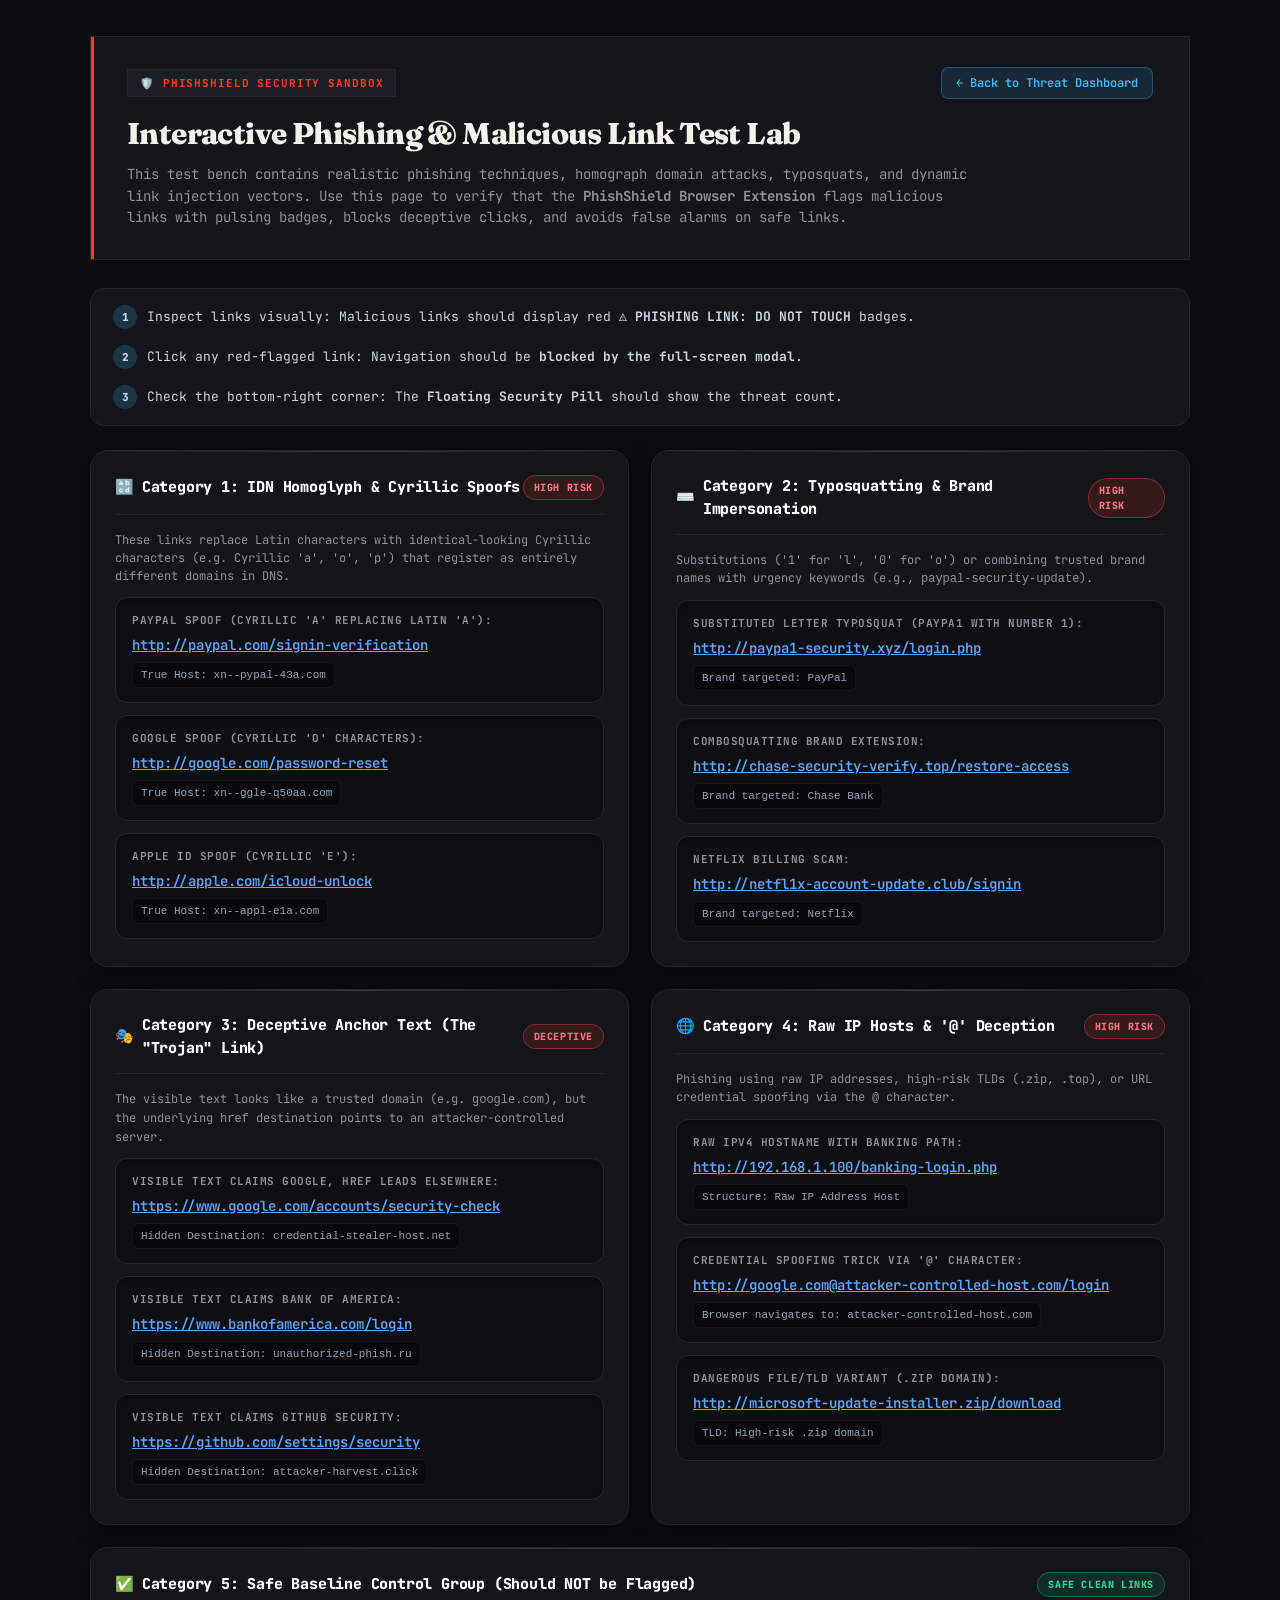
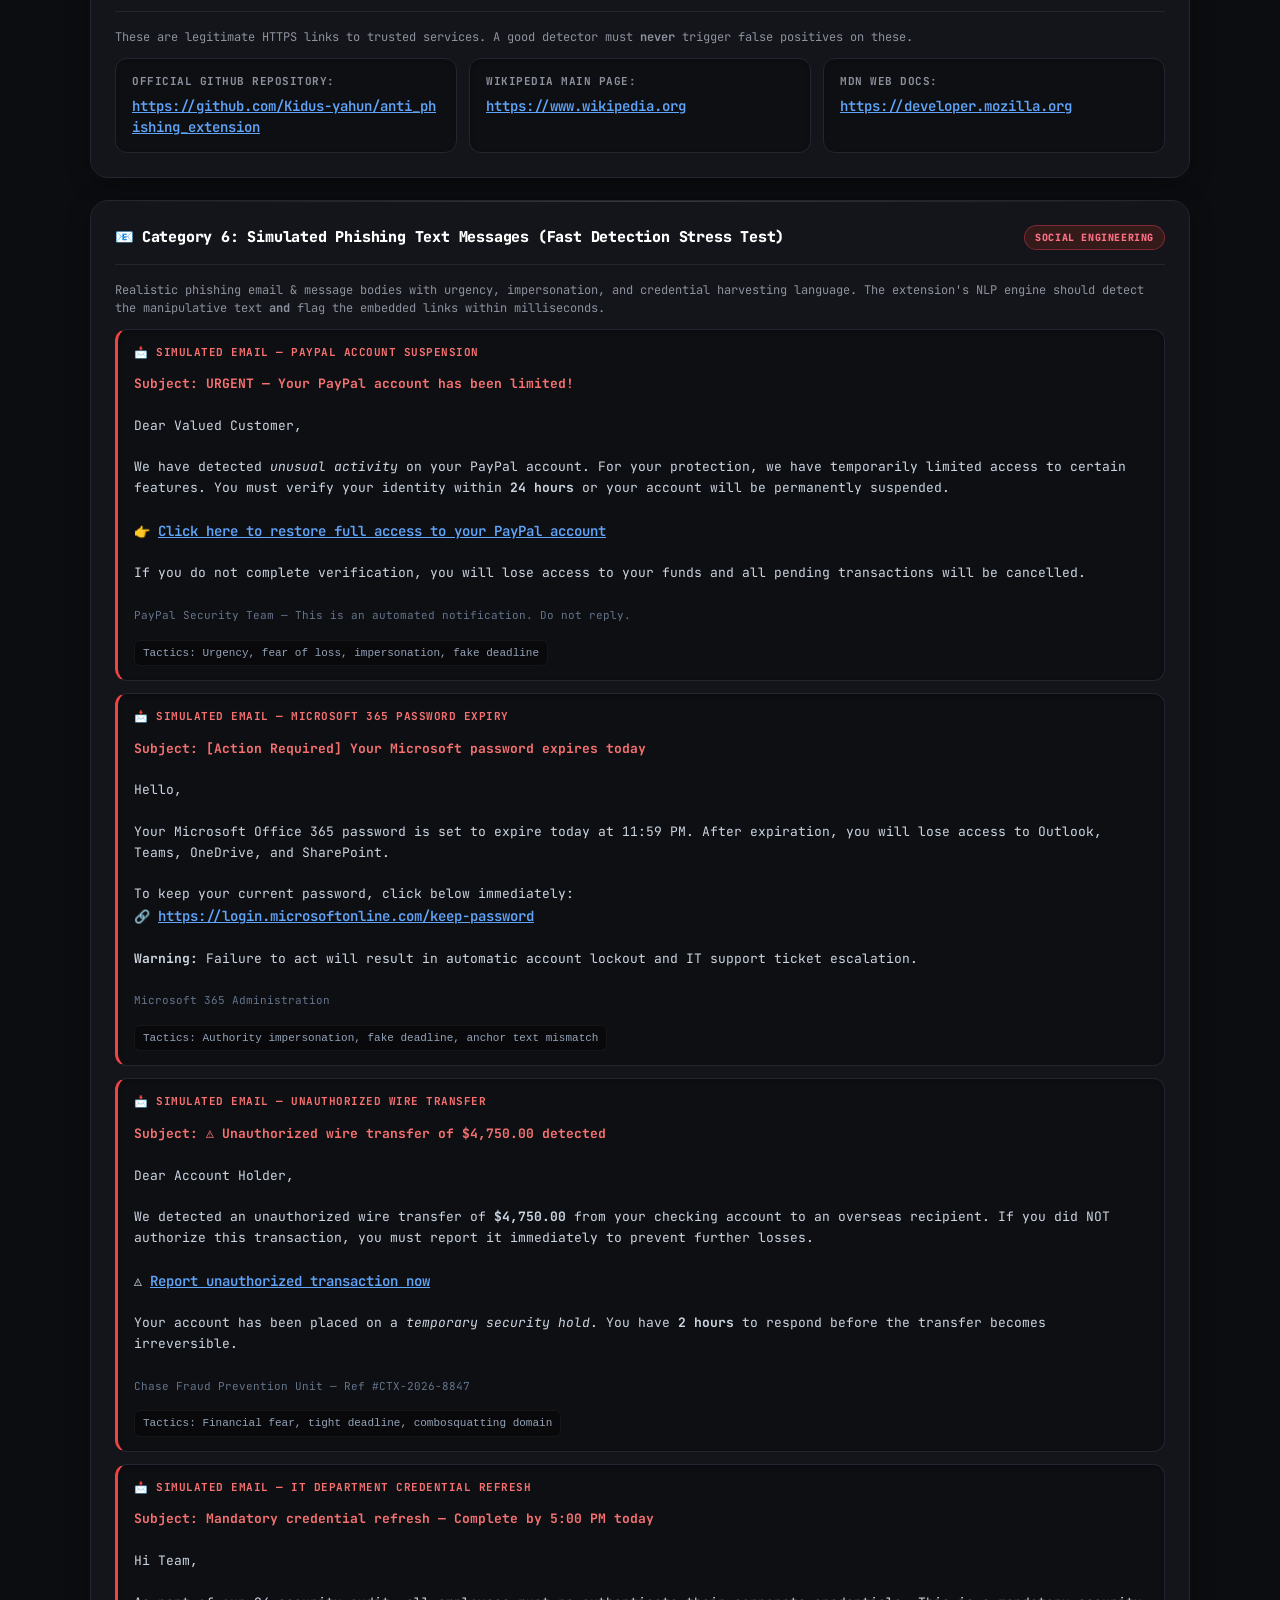
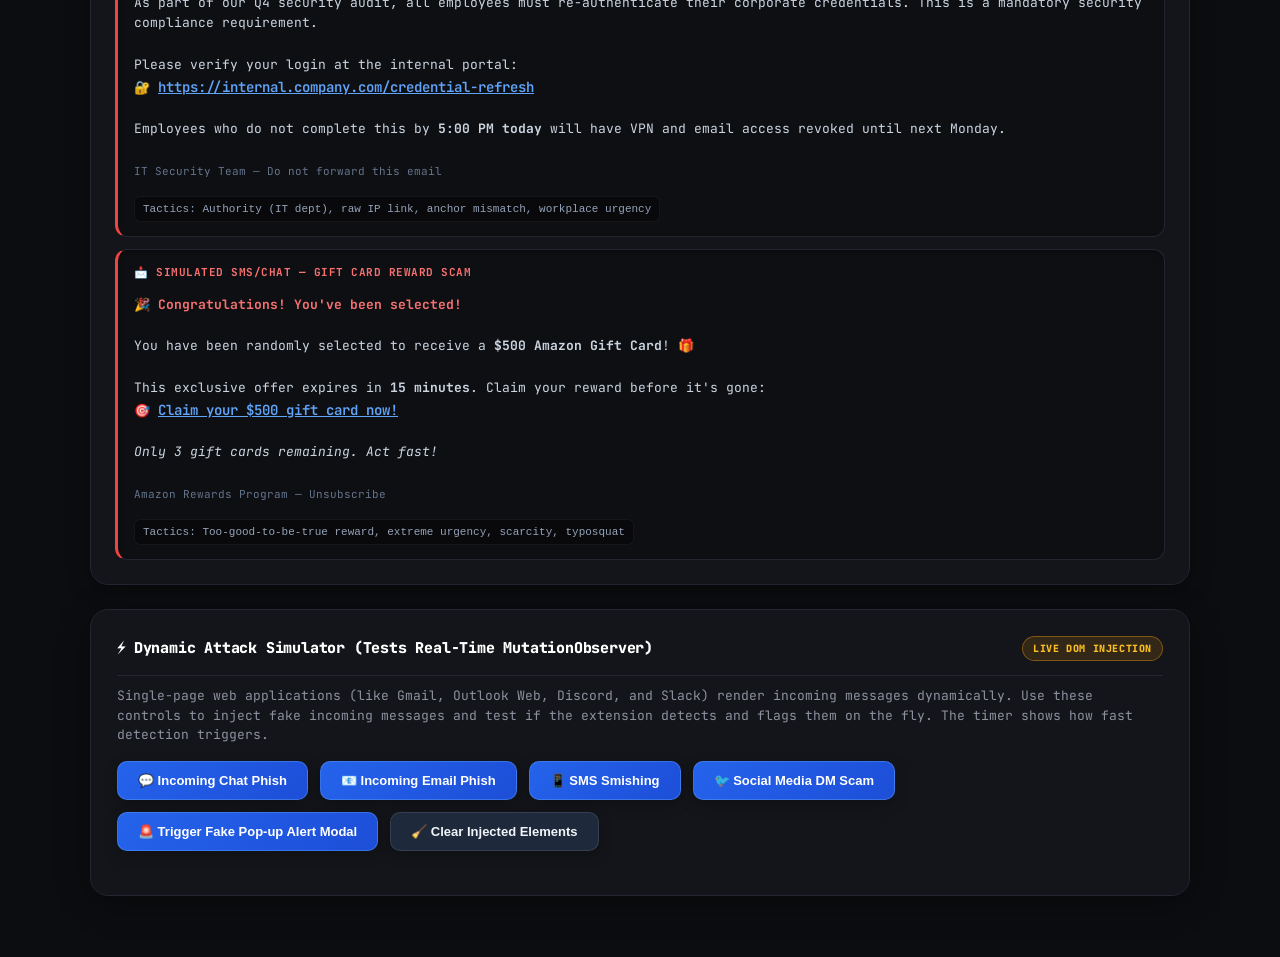
<file: extension/test_lab.html>
<!DOCTYPE html>
<html lang="en">
<head>
  <meta charset="UTF-8">
  <meta name="viewport" content="width=device-width, initial-scale=1.0">
  <title>PhishShield AI - Threat Simulation & Test Lab</title>
  <link rel="preconnect" href="https://fonts.googleapis.com">
  <link rel="preconnect" href="https://fonts.gstatic.com" crossorigin>
  <link href="https://fonts.googleapis.com/css2?family=Fraunces:ital,opsz,wght@0,9..144,400;0,9..144,600;0,9..144,800;1,9..144,400;1,9..144,700&family=JetBrains+Mono:wght@400;500;600;700&display=swap" rel="stylesheet">
  <link rel="stylesheet" href="content.css">
  <style>
    :root {
      --bg-main: #0c0d10;
      --bg-card: #13151a;
      --bg-inner: #0e0f13;
      --text-main: #f3f1ea;
      --text-muted: #8d929f;
      --border-color: #232630;
      --red-accent: #ff3b19;
      --red-bg: rgba(255, 59, 25, 0.14);
      --green-accent: #19d38c;
      --green-bg: rgba(25, 211, 140, 0.12);
      --yellow-accent: #f59e0b;
      --font-display: 'Fraunces', Georgia, serif;
      --font-mono: 'JetBrains Mono', monospace;
    }

    * {
      margin: 0;
      padding: 0;
      box-sizing: border-box;
    }

    body {
      font-family: var(--font-mono);
      background-color: var(--bg-main);
      color: var(--text-main);
      line-height: 1.5;
      padding: 36px 24px 64px;
      -webkit-font-smoothing: antialiased;
    }

    .container {
      max-width: 1100px;
      margin: 0 auto;
    }

    /* Header */
    .lab-header {
      background: var(--bg-card);
      border: 1px solid var(--border-color);
      padding: 30px 36px;
      margin-bottom: 28px;
      position: relative;
    }

    .lab-header::before {
      content: "";
      position: absolute;
      top: 0;
      left: 0;
      width: 3px;
      height: 100%;
      background: var(--red-accent);
    }

    .badge-pill {
      display: inline-flex;
      align-items: center;
      gap: 7px;
      background: #1c1e25;
      color: var(--red-accent);
      border: 1px solid var(--border-color);
      padding: 5px 12px;
      font-size: 11px;
      font-weight: 700;
      text-transform: uppercase;
      letter-spacing: 0.08em;
    }

    .btn-nav-back {
      font-size: 11.5px;
      font-weight: 700;
      color: var(--text-main);
      text-decoration: none;
      padding: 7px 16px;
      background: transparent;
      border: 1px solid var(--border-color);
      display: inline-flex;
      align-items: center;
      gap: 6px;
      letter-spacing: 0.05em;
      text-transform: uppercase;
      transition: all 0.15s ease;
    }

    .btn-nav-back:hover {
      background: var(--text-main);
      color: var(--bg-main);
      border-color: var(--text-main);
    }

    h1 {
      font-family: var(--font-display);
      font-size: 30px;
      font-weight: 800;
      letter-spacing: -0.02em;
      margin-top: 12px;
      margin-bottom: 8px;
      color: var(--text-main);
    }

    .lab-header p {
      color: var(--text-muted);
      font-size: 14px;
      max-width: 860px;
      line-height: 1.55;
    }

    /* Instructions Grid */
    .instructions-card {
      background: var(--bg-card);
      backdrop-filter: blur(12px);
      border: 1px solid var(--border-color);
      border-radius: 14px;
      padding: 16px 22px;
      margin-bottom: 24px;
      display: flex;
      flex-wrap: wrap;
      align-items: center;
      justify-content: space-between;
      gap: 16px;
    }

    .inst-item {
      display: flex;
      align-items: center;
      gap: 10px;
      font-size: 13px;
      color: #cbd5e1;
    }

    .inst-num {
      width: 24px;
      height: 24px;
      border-radius: 50%;
      background: rgba(56, 189, 248, 0.2);
      color: var(--blue-accent);
      display: flex;
      align-items: center;
      justify-content: center;
      font-weight: 800;
      font-size: 11px;
      flex-shrink: 0;
    }

    /* Threat Grid */
    .grid {
      display: grid;
      grid-template-columns: repeat(auto-fit, minmax(500px, 1fr));
      gap: 22px;
      margin-bottom: 24px;
    }

    @media (max-width: 640px) {
      .grid {
        grid-template-columns: 1fr;
      }
    }

    .card {
      background: var(--bg-card);
      backdrop-filter: blur(16px);
      border: 1px solid var(--border-color);
      border-radius: 18px;
      padding: 24px;
      box-shadow: 0 4px 24px rgba(0, 0, 0, 0.3);
      transition: all 0.25s cubic-bezier(0.4, 0, 0.2, 1);
      position: relative;
      overflow: hidden;
    }

    .card::before {
      content: "";
      position: absolute;
      top: 0;
      left: 0;
      right: 0;
      height: 1px;
      background: linear-gradient(90deg, transparent, rgba(255, 255, 255, 0.15), transparent);
    }

    .card:hover {
      border-color: rgba(255, 255, 255, 0.18);
      transform: translateY(-2px);
      box-shadow: 0 8px 32px rgba(0, 0, 0, 0.45);
    }

    .card-header {
      display: flex;
      align-items: center;
      justify-content: space-between;
      margin-bottom: 16px;
      padding-bottom: 14px;
      border-bottom: 1px solid var(--border-color);
    }

    .card-title {
      font-size: 15px;
      font-weight: 800;
      letter-spacing: -0.2px;
      display: flex;
      align-items: center;
      gap: 8px;
      color: #ffffff;
    }

    .card-tag {
      font-size: 10px;
      font-weight: 800;
      padding: 4px 10px;
      border-radius: 20px;
      text-transform: uppercase;
      letter-spacing: 0.6px;
    }

    .tag-danger {
      background: var(--red-bg);
      color: #fb7185;
      border: 1px solid rgba(244, 63, 94, 0.4);
    }

    .tag-safe {
      background: var(--green-bg);
      color: #34d399;
      border: 1px solid rgba(16, 185, 129, 0.4);
    }

    .tag-interactive {
      background: rgba(245, 158, 11, 0.14);
      color: #fbbf24;
      border: 1px solid rgba(245, 158, 11, 0.4);
    }

    /* Link list */
    .link-list {
      display: flex;
      flex-direction: column;
      gap: 12px;
    }

    .link-row {
      background: var(--bg-inner);
      border: 1px solid var(--border-color);
      border-radius: 12px;
      padding: 14px 16px;
      display: flex;
      flex-direction: column;
      gap: 6px;
      transition: all 0.2s ease;
      box-shadow: inset 0 2px 4px rgba(0, 0, 0, 0.25);
    }

    .link-row:hover {
      border-color: rgba(255, 255, 255, 0.15);
      background: #0d1424;
    }

    .link-label {
      font-size: 11px;
      font-weight: 700;
      color: var(--text-muted);
      text-transform: uppercase;
      letter-spacing: 0.5px;
    }

    .link-row a {
      color: #60a5fa;
      font-size: 14px;
      font-weight: 600;
      text-decoration: underline;
      word-break: break-all;
      transition: color 0.2s ease;
    }

    .link-row a:hover {
      color: #93c5fd;
    }

    .link-target {
      font-family: ui-monospace, SFMono-Regular, Menlo, Monaco, Consolas, monospace;
      font-size: 11px;
      color: #94a3b8;
      background: rgba(0, 0, 0, 0.35);
      border: 1px solid rgba(255, 255, 255, 0.05);
      padding: 4px 8px;
      border-radius: 6px;
      display: inline-block;
      width: fit-content;
    }

    /* Simulation Playground */
    .simulator-section {
      background: var(--bg-card);
      backdrop-filter: blur(16px);
      border: 1px solid var(--border-color);
      border-radius: 18px;
      padding: 26px;
      margin-top: 10px;
      box-shadow: 0 8px 32px rgba(0, 0, 0, 0.35);
    }

    .btn-group {
      display: flex;
      flex-wrap: wrap;
      gap: 12px;
      margin-top: 16px;
    }

    .btn {
      padding: 11px 20px;
      font-size: 13px;
      font-weight: 700;
      border-radius: 10px;
      border: none;
      cursor: pointer;
      display: inline-flex;
      align-items: center;
      gap: 8px;
      box-shadow: 0 4px 14px rgba(0, 0, 0, 0.25);
      transition: all 0.25s cubic-bezier(0.4, 0, 0.2, 1);
    }

    .btn-primary {
      background: linear-gradient(135deg, #2563eb, #1d4ed8);
      color: #ffffff;
      border: 1px solid rgba(96, 165, 250, 0.4);
    }

    .btn-primary:hover {
      background: linear-gradient(135deg, #3b82f6, #2563eb);
      transform: translateY(-1px);
      box-shadow: 0 6px 20px rgba(37, 99, 235, 0.45);
    }

    .btn-secondary {
      background: #1e293b;
      color: #f1f5f9;
      border: 1px solid rgba(255, 255, 255, 0.1);
    }

    .btn-secondary:hover {
      background: #334155;
      transform: translateY(-1px);
    }

    /* Dynamic Container */
    #dynamic-injection-area {
      margin-top: 18px;
      display: flex;
      flex-direction: column;
      gap: 10px;
    }

    /* Modal Simulation */
    .mock-modal-overlay {
      position: fixed;
      top: 0;
      left: 0;
      width: 100vw;
      height: 100vh;
      background: rgba(5, 8, 17, 0.88);
      backdrop-filter: blur(8px);
      display: flex;
      align-items: center;
      justify-content: center;
      z-index: 10000;
    }

    .mock-modal {
      background: #0f172a;
      border: 1px solid rgba(255, 255, 255, 0.15);
      border-radius: 20px;
      max-width: 480px;
      width: 90%;
      padding: 28px;
      text-align: center;
      box-shadow: 0 20px 50px rgba(0, 0, 0, 0.6);
    }

    .mock-modal-close {
      margin-top: 18px;
      background: #334155;
      color: #ffffff;
      border: none;
      padding: 10px 20px;
      border-radius: 10px;
      cursor: pointer;
      font-size: 12px;
      font-weight: 700;
      transition: background 0.2s ease;
    }

    .mock-modal-close:hover {
      background: #475569;
    }
  </style>
</head>
<body>

  <div class="container">

    <!-- Header -->
    <header class="lab-header">
      <div style="display: flex; justify-content: space-between; align-items: center; margin-bottom: 12px; flex-wrap: wrap; gap: 8px;">
        <div class="badge-pill" style="margin-bottom: 0;">🛡️ PhishShield Security Sandbox</div>
        <a id="nav-dashboard-link" href="dashboard.html" style="font-size: 12px; font-weight: 600; color: #38bdf8; text-decoration: none; padding: 6px 14px; border-radius: 8px; background: rgba(56, 189, 248, 0.12); border: 1px solid rgba(56, 189, 248, 0.3); display: inline-flex; align-items: center; gap: 6px; transition: all 0.2s ease;">
          ← Back to Threat Dashboard
        </a>
      </div>
      <h1>Interactive Phishing & Malicious Link Test Lab</h1>
      <p>
        This test bench contains realistic phishing techniques, homograph domain attacks, typosquats, and dynamic link injection vectors. Use this page to verify that the <strong>PhishShield Browser Extension</strong> flags malicious links with pulsing badges, blocks deceptive clicks, and avoids false alarms on safe links.
      </p>
    </header>

    <!-- Quick Instructions -->
    <div class="instructions-card">
      <div class="inst-item">
        <span class="inst-num">1</span>
        <span>Inspect links visually: Malicious links should display red <strong>⚠️ PHISHING LINK: DO NOT TOUCH</strong> badges.</span>
      </div>
      <div class="inst-item">
        <span class="inst-num">2</span>
        <span>Click any red-flagged link: Navigation should be <strong>blocked by the full-screen modal</strong>.</span>
      </div>
      <div class="inst-item">
        <span class="inst-num">3</span>
        <span>Check the bottom-right corner: The <strong>Floating Security Pill</strong> should show the threat count.</span>
      </div>
    </div>

    <!-- Threat Categories Grid -->
    <div class="grid">

      <!-- Category 1: Homoglyph & Punycode Attacks -->
      <div class="card">
        <div class="card-header">
          <div class="card-title">
            <span>🔡</span> Category 1: IDN Homoglyph & Cyrillic Spoofs
          </div>
          <span class="card-tag tag-danger">High Risk</span>
        </div>
        <p style="font-size: 12px; color: var(--text-muted); margin-bottom: 12px;">
          These links replace Latin characters with identical-looking Cyrillic characters (e.g. Cyrillic 'а', 'о', 'р') that register as entirely different domains in DNS.
        </p>
        <div class="link-list">
          <div class="link-row">
            <span class="link-label">PayPal Spoof (Cyrillic 'а' replacing Latin 'a'):</span>
            <a href="http://pаypal.com/signin-verification">http://pаypal.com/signin-verification</a>
            <span class="link-target">True Host: xn--pypal-43a.com</span>
          </div>
          <div class="link-row">
            <span class="link-label">Google Spoof (Cyrillic 'о' characters):</span>
            <a href="http://gооgle.com/password-reset">http://gооgle.com/password-reset</a>
            <span class="link-target">True Host: xn--ggle-q50aa.com</span>
          </div>
          <div class="link-row">
            <span class="link-label">Apple ID Spoof (Cyrillic 'е'):</span>
            <a href="http://applе.com/icloud-unlock">http://applе.com/icloud-unlock</a>
            <span class="link-target">True Host: xn--appl-e1a.com</span>
          </div>
        </div>
      </div>

      <!-- Category 2: Typosquatting & Combosquatting -->
      <div class="card">
        <div class="card-header">
          <div class="card-title">
            <span>⌨️</span> Category 2: Typosquatting & Brand Impersonation
          </div>
          <span class="card-tag tag-danger">High Risk</span>
        </div>
        <p style="font-size: 12px; color: var(--text-muted); margin-bottom: 12px;">
          Substitutions ('1' for 'l', '0' for 'o') or combining trusted brand names with urgency keywords (e.g., <code>paypal-security-update</code>).
        </p>
        <div class="link-list">
          <div class="link-row">
            <span class="link-label">Substituted Letter Typosquat (paypa1 with number 1):</span>
            <a href="http://paypa1-security.xyz/login.php">http://paypa1-security.xyz/login.php</a>
            <span class="link-target">Brand targeted: PayPal</span>
          </div>
          <div class="link-row">
            <span class="link-label">Combosquatting Brand Extension:</span>
            <a href="http://chase-security-verify.top/restore-access">http://chase-security-verify.top/restore-access</a>
            <span class="link-target">Brand targeted: Chase Bank</span>
          </div>
          <div class="link-row">
            <span class="link-label">Netflix Billing Scam:</span>
            <a href="http://netfl1x-account-update.club/signin">http://netfl1x-account-update.club/signin</a>
            <span class="link-target">Brand targeted: Netflix</span>
          </div>
        </div>
      </div>

      <!-- Category 3: Anchor Text Mismatch -->
      <div class="card">
        <div class="card-header">
          <div class="card-title">
            <span>🎭</span> Category 3: Deceptive Anchor Text (The "Trojan" Link)
          </div>
          <span class="card-tag tag-danger">Deceptive</span>
        </div>
        <p style="font-size: 12px; color: var(--text-muted); margin-bottom: 12px;">
          The visible text looks like a trusted domain (e.g. <code>google.com</code>), but the underlying <code>href</code> destination points to an attacker-controlled server.
        </p>
        <div class="link-list">
          <div class="link-row">
            <span class="link-label">Visible text claims Google, href leads elsewhere:</span>
            <a href="http://credential-stealer-host.net/google-auth">https://www.google.com/accounts/security-check</a>
            <span class="link-target">Hidden Destination: credential-stealer-host.net</span>
          </div>
          <div class="link-row">
            <span class="link-label">Visible text claims Bank of America:</span>
            <a href="http://unauthorized-phish.ru/bofa-login">https://www.bankofamerica.com/login</a>
            <span class="link-target">Hidden Destination: unauthorized-phish.ru</span>
          </div>
          <div class="link-row">
            <span class="link-label">Visible text claims GitHub Security:</span>
            <a href="http://attacker-harvest.click/git-2fa">https://github.com/settings/security</a>
            <span class="link-target">Hidden Destination: attacker-harvest.click</span>
          </div>
        </div>
      </div>

      <!-- Category 4: IP Address & Suspicious Protocols -->
      <div class="card">
        <div class="card-header">
          <div class="card-title">
            <span>🌐</span> Category 4: Raw IP Hosts & '@' Deception
          </div>
          <span class="card-tag tag-danger">High Risk</span>
        </div>
        <p style="font-size: 12px; color: var(--text-muted); margin-bottom: 12px;">
          Phishing using raw IP addresses, high-risk TLDs (.zip, .top), or URL credential spoofing via the <code>@</code> character.
        </p>
        <div class="link-list">
          <div class="link-row">
            <span class="link-label">Raw IPv4 Hostname with Banking Path:</span>
            <a href="http://192.168.1.100/banking-login.php">http://192.168.1.100/banking-login.php</a>
            <span class="link-target">Structure: Raw IP Address Host</span>
          </div>
          <div class="link-row">
            <span class="link-label">Credential Spoofing Trick via '@' character:</span>
            <a href="http://google.com@attacker-controlled-host.com/login">http://google.com@attacker-controlled-host.com/login</a>
            <span class="link-target">Browser navigates to: attacker-controlled-host.com</span>
          </div>
          <div class="link-row">
            <span class="link-label">Dangerous File/TLD Variant (.zip domain):</span>
            <a href="http://microsoft-update-installer.zip/download">http://microsoft-update-installer.zip/download</a>
            <span class="link-target">TLD: High-risk .zip domain</span>
          </div>
        </div>
      </div>

      <!-- Category 5: Safe Baseline Control Group -->
      <div class="card" style="grid-column: 1 / -1;">
        <div class="card-header">
          <div class="card-title">
            <span>✅</span> Category 5: Safe Baseline Control Group (Should NOT be Flagged)
          </div>
          <span class="card-tag tag-safe">Safe Clean Links</span>
        </div>
        <p style="font-size: 12px; color: var(--text-muted); margin-bottom: 12px;">
          These are legitimate HTTPS links to trusted services. A good detector must <strong>never</strong> trigger false positives on these.
        </p>
        <div class="link-list" style="display: grid; grid-template-columns: repeat(auto-fit, minmax(300px, 1fr)); gap: 12px;">
          <div class="link-row">
            <span class="link-label">Official GitHub Repository:</span>
            <a href="https://github.com/Kidus-yahun/anti_phishing_extension" target="_blank">https://github.com/Kidus-yahun/anti_phishing_extension</a>
          </div>
          <div class="link-row">
            <span class="link-label">Wikipedia Main Page:</span>
            <a href="https://www.wikipedia.org" target="_blank">https://www.wikipedia.org</a>
          </div>
          <div class="link-row">
            <span class="link-label">MDN Web Docs:</span>
            <a href="https://developer.mozilla.org" target="_blank">https://developer.mozilla.org</a>
          </div>
        </div>
      </div>

      <!-- Category 6: Simulated Phishing Text Messages (Social Engineering Bodies) -->
      <div class="card" style="grid-column: 1 / -1;">
        <div class="card-header">
          <div class="card-title">
            <span>📧</span> Category 6: Simulated Phishing Text Messages (Fast Detection Stress Test)
          </div>
          <span class="card-tag tag-danger">Social Engineering</span>
        </div>
        <p style="font-size: 12px; color: var(--text-muted); margin-bottom: 12px;">
          Realistic phishing email &amp; message bodies with urgency, impersonation, and credential harvesting language.
          The extension's NLP engine should detect the manipulative text <strong>and</strong> flag the embedded links within milliseconds.
        </p>
        <div class="link-list">
          <!-- Phishing Message 1: Fake PayPal Account Suspension -->
          <div class="link-row" style="border-left: 3px solid #ef4444;">
            <span class="link-label" style="color: #f87171;">📩 Simulated Email — PayPal Account Suspension</span>
            <div style="font-size: 13px; color: #cbd5e1; line-height: 1.6; padding: 8px 0;">
              <strong style="color: #f87171;">Subject: URGENT — Your PayPal account has been limited!</strong><br><br>
              Dear Valued Customer,<br><br>
              We have detected <em>unusual activity</em> on your PayPal account. For your protection, we have temporarily limited access to certain features. You must verify your identity within <strong>24 hours</strong> or your account will be permanently suspended.<br><br>
              👉 <a href="http://paypa1-security-update.xyz/verify-identity">Click here to restore full access to your PayPal account</a><br><br>
              If you do not complete verification, you will lose access to your funds and all pending transactions will be cancelled.<br><br>
              <span style="font-size: 11px; color: #64748b;">PayPal Security Team — This is an automated notification. Do not reply.</span>
            </div>
            <span class="link-target">Tactics: Urgency, fear of loss, impersonation, fake deadline</span>
          </div>

          <!-- Phishing Message 2: Fake Microsoft 365 Password Expiry -->
          <div class="link-row" style="border-left: 3px solid #ef4444;">
            <span class="link-label" style="color: #f87171;">📩 Simulated Email — Microsoft 365 Password Expiry</span>
            <div style="font-size: 13px; color: #cbd5e1; line-height: 1.6; padding: 8px 0;">
              <strong style="color: #f87171;">Subject: [Action Required] Your Microsoft password expires today</strong><br><br>
              Hello,<br><br>
              Your Microsoft Office 365 password is set to expire today at 11:59 PM. After expiration, you will lose access to Outlook, Teams, OneDrive, and SharePoint.<br><br>
              To keep your current password, click below immediately:<br>
              🔗 <a href="http://m1crosoft-365-password.top/keep-password">https://login.microsoftonline.com/keep-password</a><br><br>
              <strong>Warning:</strong> Failure to act will result in automatic account lockout and IT support ticket escalation.<br><br>
              <span style="font-size: 11px; color: #64748b;">Microsoft 365 Administration</span>
            </div>
            <span class="link-target">Tactics: Authority impersonation, fake deadline, anchor text mismatch</span>
          </div>

          <!-- Phishing Message 3: Fake Bank Wire Transfer Alert -->
          <div class="link-row" style="border-left: 3px solid #ef4444;">
            <span class="link-label" style="color: #f87171;">📩 Simulated Email — Unauthorized Wire Transfer</span>
            <div style="font-size: 13px; color: #cbd5e1; line-height: 1.6; padding: 8px 0;">
              <strong style="color: #f87171;">Subject: ⚠️ Unauthorized wire transfer of $4,750.00 detected</strong><br><br>
              Dear Account Holder,<br><br>
              We detected an unauthorized wire transfer of <strong>$4,750.00</strong> from your checking account to an overseas recipient. If you did NOT authorize this transaction, you must report it immediately to prevent further losses.<br><br>
              ⚠️ <a href="http://chase-security-verify.top/report-fraud">Report unauthorized transaction now</a><br><br>
              Your account has been placed on a <em>temporary security hold</em>. You have <strong>2 hours</strong> to respond before the transfer becomes irreversible.<br><br>
              <span style="font-size: 11px; color: #64748b;">Chase Fraud Prevention Unit — Ref #CTX-2026-8847</span>
            </div>
            <span class="link-target">Tactics: Financial fear, tight deadline, combosquatting domain</span>
          </div>

          <!-- Phishing Message 4: Fake HR/IT Internal Scam -->
          <div class="link-row" style="border-left: 3px solid #ef4444;">
            <span class="link-label" style="color: #f87171;">📩 Simulated Email — IT Department Credential Refresh</span>
            <div style="font-size: 13px; color: #cbd5e1; line-height: 1.6; padding: 8px 0;">
              <strong style="color: #f87171;">Subject: Mandatory credential refresh — Complete by 5:00 PM today</strong><br><br>
              Hi Team,<br><br>
              As part of our Q4 security audit, all employees must re-authenticate their corporate credentials. This is a mandatory security compliance requirement.<br><br>
              Please verify your login at the internal portal:<br>
              🔐 <a href="http://192.168.1.100/employee-portal-auth">https://internal.company.com/credential-refresh</a><br><br>
              Employees who do not complete this by <strong>5:00 PM today</strong> will have VPN and email access revoked until next Monday.<br><br>
              <span style="font-size: 11px; color: #64748b;">IT Security Team — Do not forward this email</span>
            </div>
            <span class="link-target">Tactics: Authority (IT dept), raw IP link, anchor mismatch, workplace urgency</span>
          </div>

          <!-- Phishing Message 5: Fake Prize/Reward Scam -->
          <div class="link-row" style="border-left: 3px solid #ef4444;">
            <span class="link-label" style="color: #f87171;">📩 Simulated SMS/Chat — Gift Card Reward Scam</span>
            <div style="font-size: 13px; color: #cbd5e1; line-height: 1.6; padding: 8px 0;">
              <strong style="color: #f87171;">🎉 Congratulations! You've been selected!</strong><br><br>
              You have been randomly selected to receive a <strong>$500 Amazon Gift Card</strong>! 🎁<br><br>
              This exclusive offer expires in <strong>15 minutes</strong>. Claim your reward before it's gone:<br>
              🎯 <a href="http://amaz0n-rewards-claim.click/gift-card">Claim your $500 gift card now!</a><br><br>
              <em>Only 3 gift cards remaining. Act fast!</em><br><br>
              <span style="font-size: 11px; color: #64748b;">Amazon Rewards Program — Unsubscribe</span>
            </div>
            <span class="link-target">Tactics: Too-good-to-be-true reward, extreme urgency, scarcity, typosquat</span>
          </div>
        </div>
      </div>

    </div>

    <!-- Dynamic Link Injection Playground (MutationObserver Testing) -->
    <div class="simulator-section">
      <div class="card-header" style="margin-bottom: 10px;">
        <div class="card-title">
          <span>⚡</span> Dynamic Attack Simulator (Tests Real-Time MutationObserver)
        </div>
        <span class="card-tag tag-interactive">Live DOM Injection</span>
      </div>
      <p style="font-size: 13px; color: var(--text-muted);">
        Single-page web applications (like Gmail, Outlook Web, Discord, and Slack) render incoming messages dynamically. Use these controls to inject fake incoming messages and test if the extension detects and flags them on the fly. The timer shows how fast detection triggers.
      </p>

      <!-- Detection Speed Readout -->
      <div id="speed-readout" style="margin-top: 14px; padding: 12px 16px; background: var(--bg-inner); border: 1px solid var(--border-color); border-radius: 10px; display: none;">
        <div style="display: flex; align-items: center; gap: 10px;">
          <span style="font-size: 14px;">⏱️</span>
          <span style="font-size: 12px; color: var(--text-muted);">Last Injection →</span>
          <span id="speed-value" style="font-size: 14px; font-weight: 800; color: #34d399;">—</span>
          <span style="font-size: 11px; color: var(--text-muted);">detection time</span>
        </div>
      </div>

      <div class="btn-group">
        <button class="btn btn-primary" id="btn-inject-chat">
          💬 Incoming Chat Phish
        </button>
        <button class="btn btn-primary" id="btn-inject-email">
          📧 Incoming Email Phish
        </button>
        <button class="btn btn-primary" id="btn-inject-sms">
          📱 SMS Smishing
        </button>
        <button class="btn btn-primary" id="btn-inject-social">
          🐦 Social Media DM Scam
        </button>
        <button class="btn btn-primary" id="btn-inject-modal">
          🚨 Trigger Fake Pop-up Alert Modal
        </button>
        <button class="btn btn-secondary" id="btn-clear">
          🧹 Clear Injected Elements
        </button>
      </div>

      <div id="dynamic-injection-area"></div>
    </div>

  </div>

  <!-- Test Lab Controls Script (External file for Manifest V3 CSP compliance) -->
  <script src="test_lab.js"></script>

  <!-- PhishShield Protection Scripts (Direct execution in test sandbox) -->
  <script src="heuristics.js"></script>
  <script src="content.js"></script>
</body>
</html>
</file>
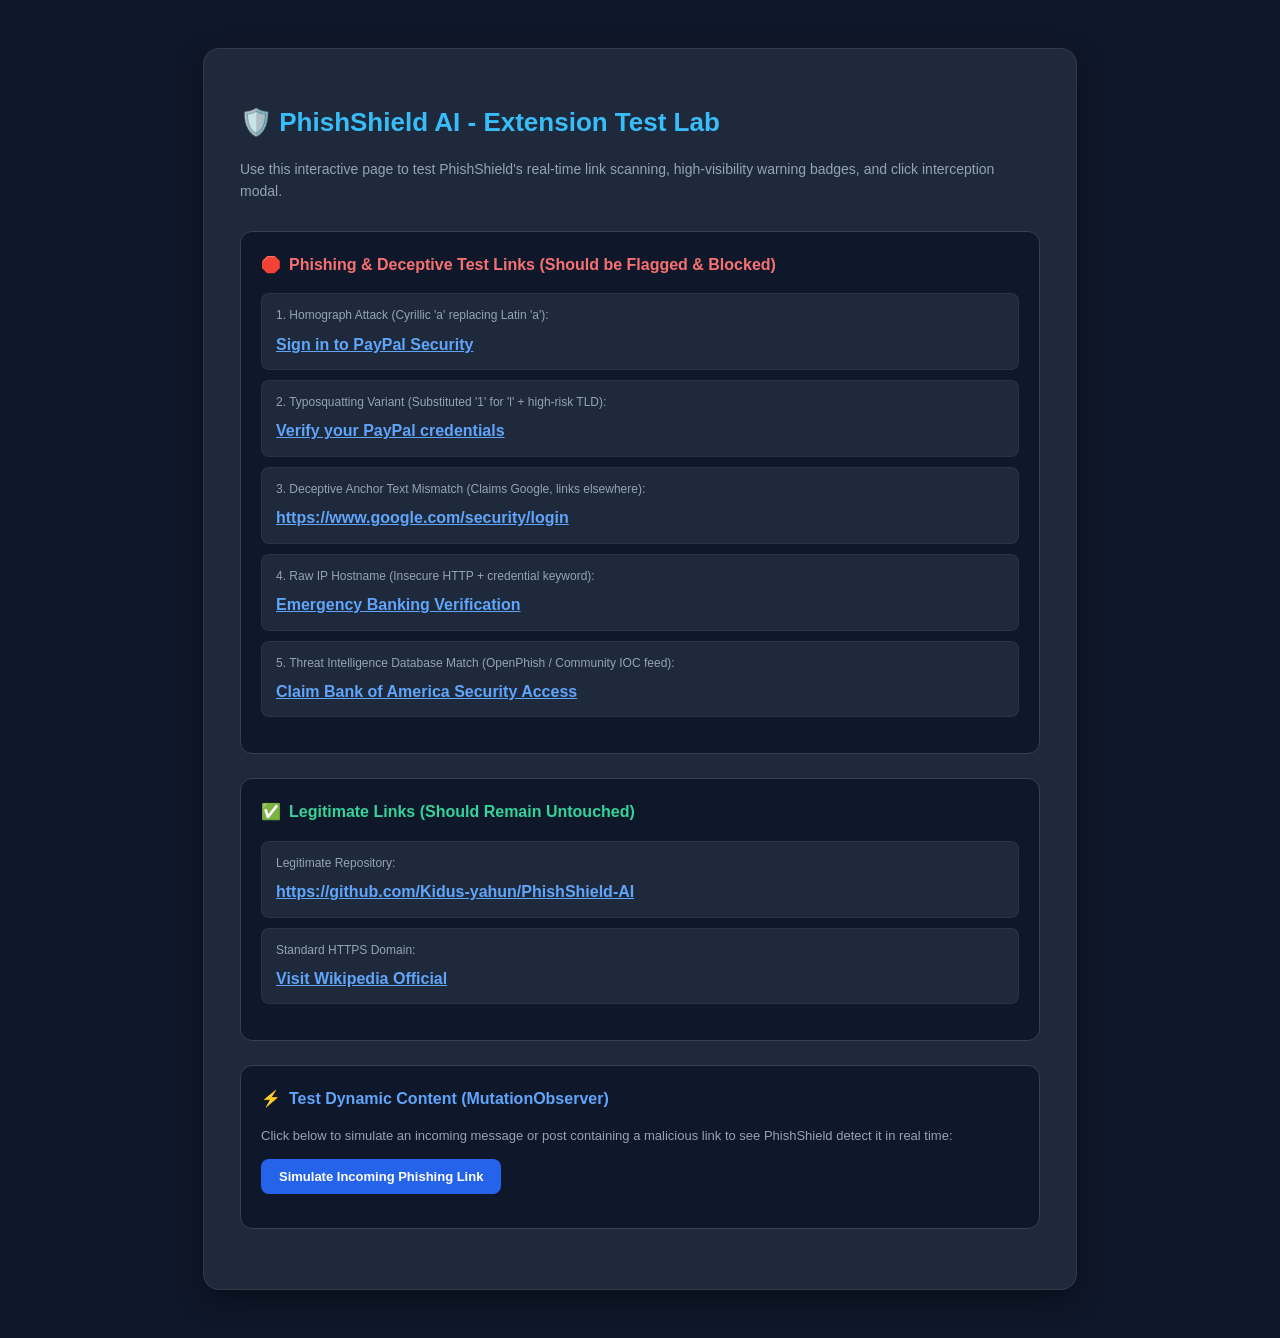
<file: extension/test_page.html>
<!DOCTYPE html>
<html lang="en">
<head>
  <meta charset="UTF-8">
  <meta name="viewport" content="width=device-width, initial-scale=1.0">
  <title>PhishShield AI - Browser Extension Test Lab</title>
  <link rel="stylesheet" href="content.css">
  <style>
    body {
      font-family: -apple-system, BlinkMacSystemFont, "Segoe UI", Roboto, Helvetica, Arial, sans-serif;
      background-color: #0f172a;
      color: #f8fafc;
      padding: 40px 20px;
      line-height: 1.6;
    }
    .container {
      max-width: 800px;
      margin: 0 auto;
      background: #1e293b;
      padding: 36px;
      border-radius: 16px;
      border: 1px solid rgba(255, 255, 255, 0.08);
      box-shadow: 0 10px 30px rgba(0, 0, 0, 0.4);
    }
    h1 {
      font-size: 26px;
      color: #38bdf8;
      margin-bottom: 8px;
    }
    p.subtitle {
      color: #94a3b8;
      font-size: 14px;
      margin-bottom: 28px;
    }
    .section {
      background: #0f172a;
      border: 1px solid #334155;
      border-radius: 12px;
      padding: 20px;
      margin-bottom: 24px;
    }
    .section-title {
      font-size: 16px;
      font-weight: 700;
      margin-bottom: 14px;
      display: flex;
      align-items: center;
      gap: 8px;
    }
    .danger-title { color: #f87171; }
    .safe-title { color: #34d399; }
    .test-list {
      list-style-type: none;
      padding: 0;
    }
    .test-list li {
      padding: 12px 14px;
      margin-bottom: 10px;
      background: #1e293b;
      border-radius: 8px;
      border: 1px solid rgba(255, 255, 255, 0.05);
      display: flex;
      flex-direction: column;
      gap: 6px;
    }
    .test-desc {
      font-size: 12px;
      color: #94a3b8;
    }
    a {
      color: #60a5fa;
      font-weight: 600;
      text-decoration: underline;
    }
    .btn-spawn {
      background: #2563eb;
      color: #ffffff;
      border: none;
      padding: 10px 18px;
      font-size: 13px;
      font-weight: 700;
      border-radius: 8px;
      cursor: pointer;
      transition: background 0.2s;
    }
    .btn-spawn:hover {
      background: #1d4ed8;
    }
  </style>
</head>
<body>

  <div class="container">
    <h1>🛡️ PhishShield AI - Extension Test Lab</h1>
    <p class="subtitle">
      Use this interactive page to test PhishShield's real-time link scanning, high-visibility warning badges, and click interception modal.
    </p>

    <!-- Dangerous Phishing Links -->
    <div class="section">
      <div class="section-title danger-title">
        <span>🛑</span> Phishing & Deceptive Test Links (Should be Flagged & Blocked)
      </div>
      <ul class="test-list">
        <li>
          <span class="test-desc">1. Homograph Attack (Cyrillic 'а' replacing Latin 'a'):</span>
          <div>
            <a href="http://pаypal.com/login-verification">Sign in to PayPal Security</a>
          </div>
        </li>
        <li>
          <span class="test-desc">2. Typosquatting Variant (Substituted '1' for 'l' + high-risk TLD):</span>
          <div>
            <a href="http://paypa1-security.xyz/update-billing">Verify your PayPal credentials</a>
          </div>
        </li>
        <li>
          <span class="test-desc">3. Deceptive Anchor Text Mismatch (Claims Google, links elsewhere):</span>
          <div>
            <a href="http://attacker-controlled-server.com/malicious">https://www.google.com/security/login</a>
          </div>
        </li>
        <li>
          <span class="test-desc">4. Raw IP Hostname (Insecure HTTP + credential keyword):</span>
          <div>
            <a href="http://192.168.1.50/banking-login.php">Emergency Banking Verification</a>
          </div>
        </li>
        <li>
          <span class="test-desc">5. Threat Intelligence Database Match (OpenPhish / Community IOC feed):</span>
          <div>
            <a href="https://bankofamerica-login.vercel.app/verify">Claim Bank of America Security Access</a>
          </div>
        </li>
      </ul>
    </div>

    <!-- Safe Links -->
    <div class="section">
      <div class="section-title safe-title">
        <span>✅</span> Legitimate Links (Should Remain Untouched)
      </div>
      <ul class="test-list">
        <li>
          <span class="test-desc">Legitimate Repository:</span>
          <div>
            <a href="https://github.com/Kidus-yahun/PhishShield-AI">https://github.com/Kidus-yahun/PhishShield-AI</a>
          </div>
        </li>
        <li>
          <span class="test-desc">Standard HTTPS Domain:</span>
          <div>
            <a href="https://www.wikipedia.org">Visit Wikipedia Official</a>
          </div>
        </li>
      </ul>
    </div>

    <!-- Dynamic Link Injection (MutationObserver test) -->
    <div class="section">
      <div class="section-title" style="color: #60a5fa;">
        <span>⚡</span> Test Dynamic Content (MutationObserver)
      </div>
      <p style="font-size: 13px; color: #94a3b8; margin-bottom: 12px;">
        Click below to simulate an incoming message or post containing a malicious link to see PhishShield detect it in real time:
      </p>
      <button class="btn-spawn" id="btn-spawn">Simulate Incoming Phishing Link</button>
      <div id="dynamic-container" style="margin-top: 14px;"></div>
    </div>
  </div>

  <!-- Test Page Controls Script (External file for Manifest V3 CSP compliance) -->
  <script src="test_page.js"></script>

  <!-- PhishShield Protection Scripts -->
  <script src="heuristics.js"></script>
  <script src="content.js"></script>
</body>
</html>
</file>
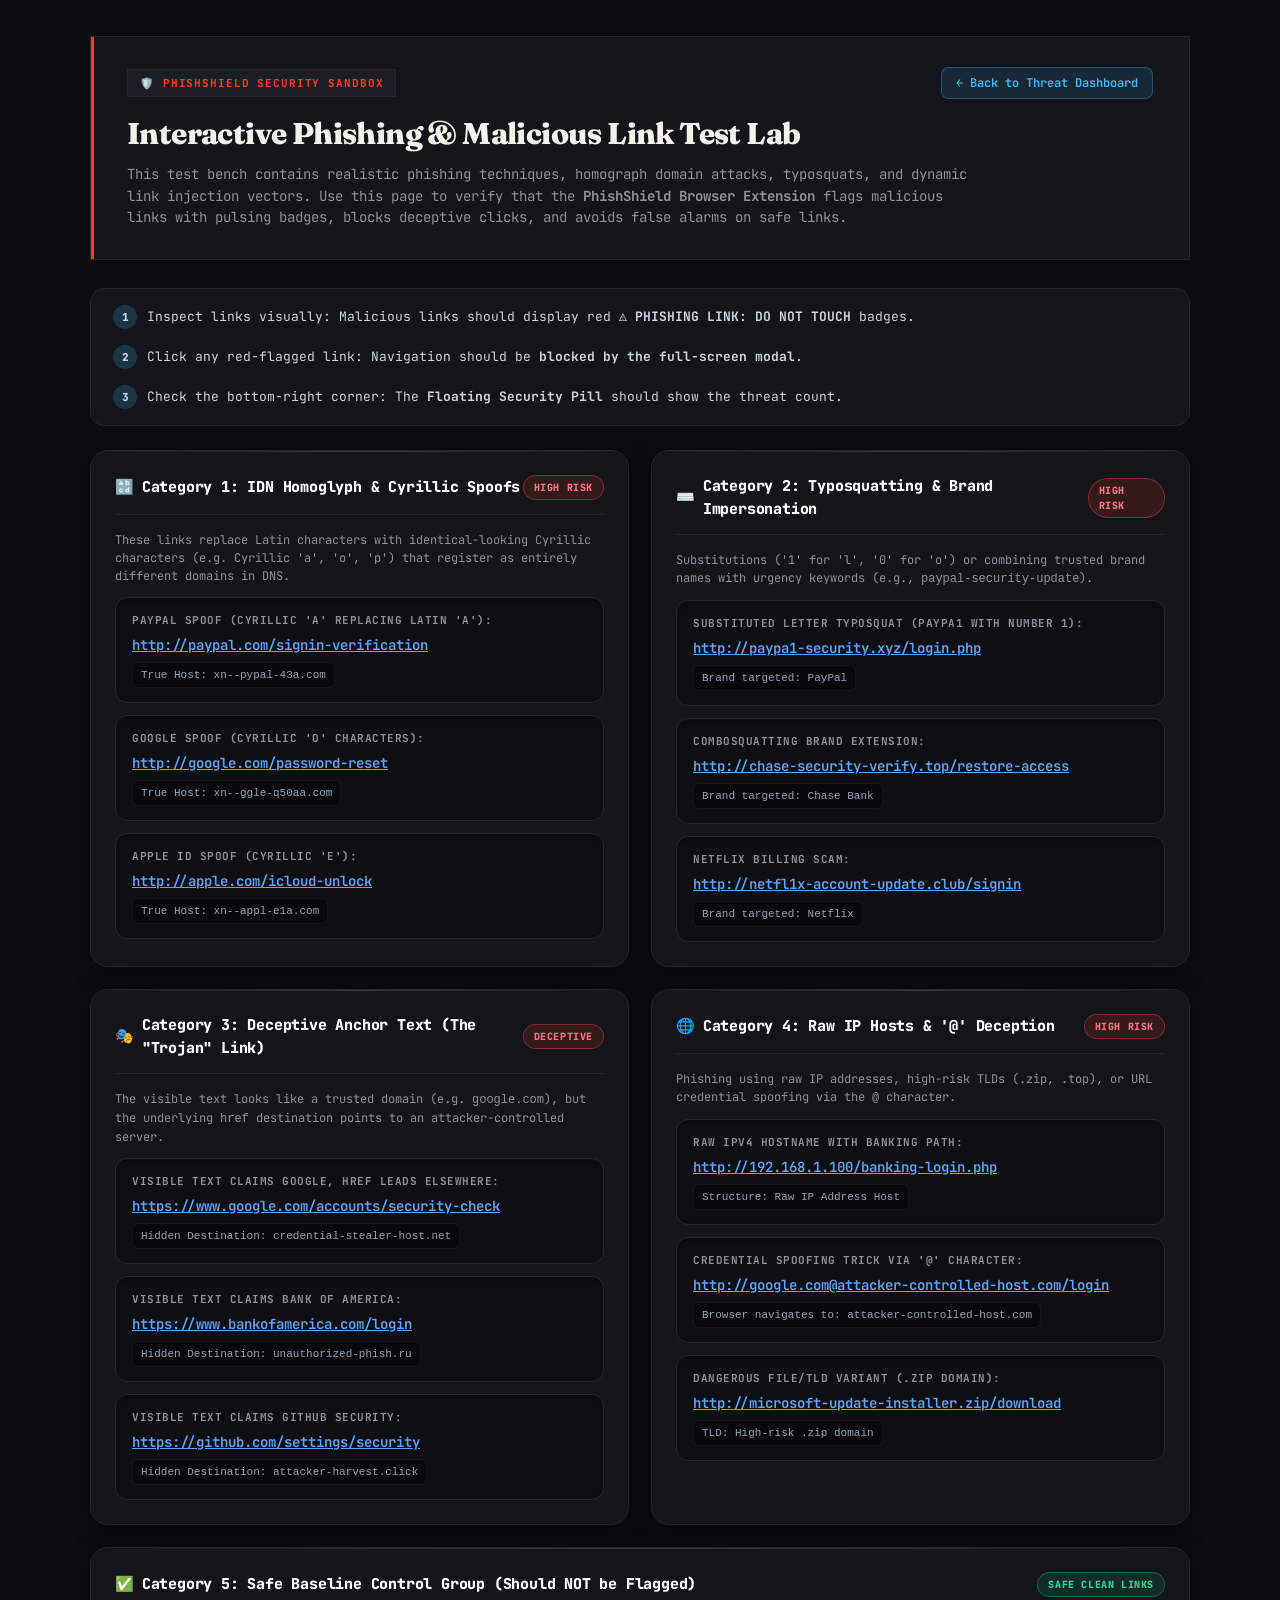
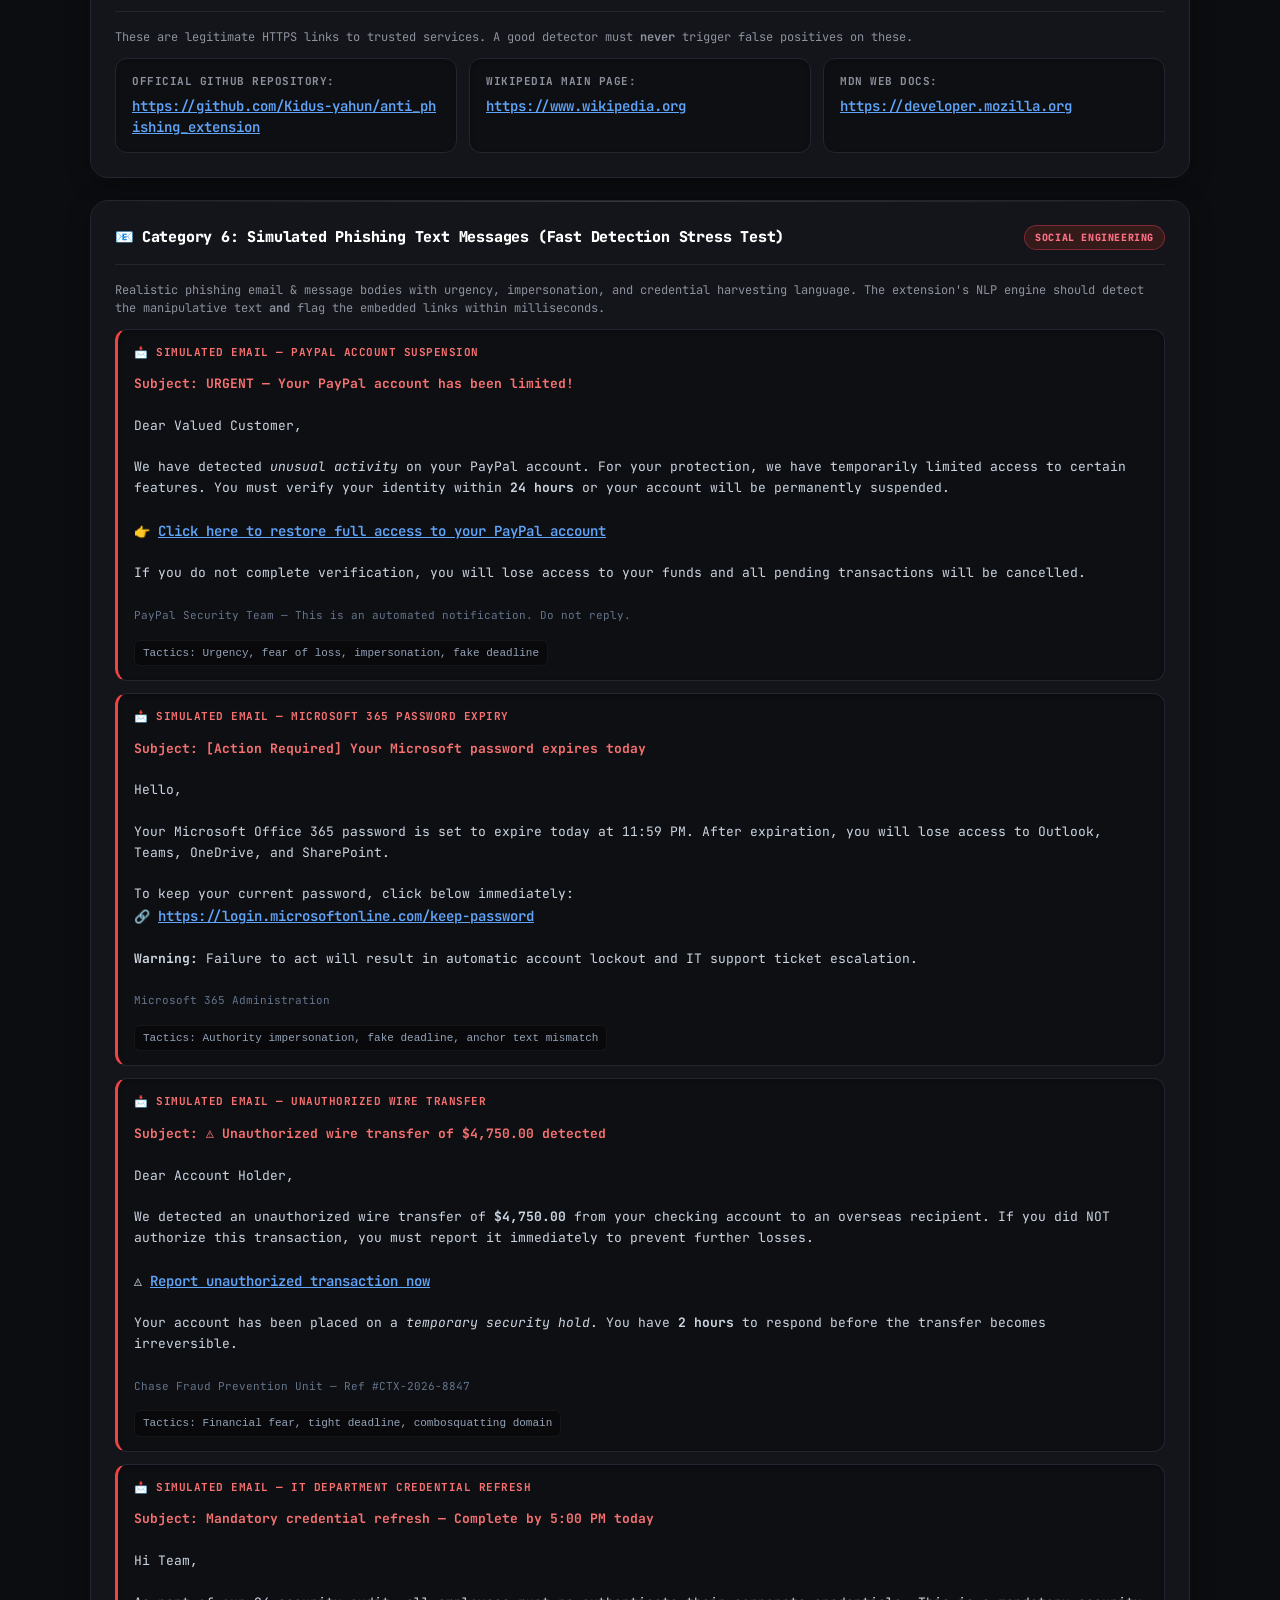
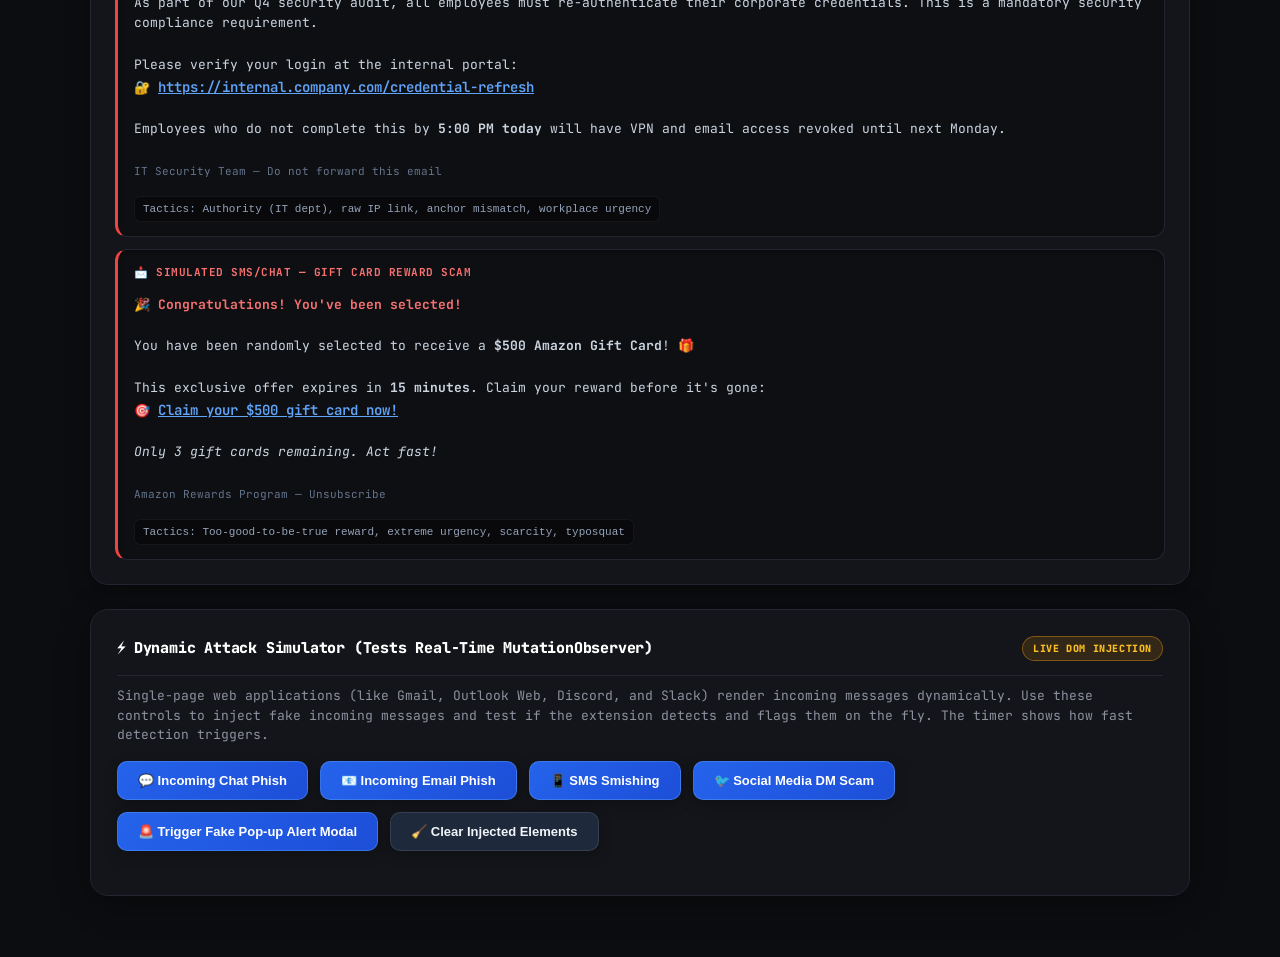
<file: app/templates/test_lab.html>
<!DOCTYPE html>
<html lang="en">
<head>
  <meta charset="UTF-8">
  <meta name="viewport" content="width=device-width, initial-scale=1.0">
  <title>PhishShield AI - Threat Simulation & Test Lab</title>
  <link rel="preconnect" href="https://fonts.googleapis.com">
  <link rel="preconnect" href="https://fonts.gstatic.com" crossorigin>
  <link href="https://fonts.googleapis.com/css2?family=Fraunces:ital,opsz,wght@0,9..144,400;0,9..144,600;0,9..144,800;1,9..144,400;1,9..144,700&family=JetBrains+Mono:wght@400;500;600;700&display=swap" rel="stylesheet">
  <link rel="stylesheet" href="/extension/content.css">
  <style>
    :root {
      --bg-main: #0c0d10;
      --bg-card: #13151a;
      --bg-inner: #0e0f13;
      --text-main: #f3f1ea;
      --text-muted: #8d929f;
      --border-color: #232630;
      --red-accent: #ff3b19;
      --red-bg: rgba(255, 59, 25, 0.14);
      --green-accent: #19d38c;
      --green-bg: rgba(25, 211, 140, 0.12);
      --yellow-accent: #f59e0b;
      --font-display: 'Fraunces', Georgia, serif;
      --font-mono: 'JetBrains Mono', monospace;
    }

    * {
      margin: 0;
      padding: 0;
      box-sizing: border-box;
    }

    body {
      font-family: var(--font-mono);
      background-color: var(--bg-main);
      color: var(--text-main);
      line-height: 1.5;
      padding: 36px 24px 64px;
      -webkit-font-smoothing: antialiased;
    }

    .container {
      max-width: 1100px;
      margin: 0 auto;
    }

    /* Header */
    .lab-header {
      background: var(--bg-card);
      border: 1px solid var(--border-color);
      padding: 30px 36px;
      margin-bottom: 28px;
      position: relative;
    }

    .lab-header::before {
      content: "";
      position: absolute;
      top: 0;
      left: 0;
      width: 3px;
      height: 100%;
      background: var(--red-accent);
    }

    .badge-pill {
      display: inline-flex;
      align-items: center;
      gap: 7px;
      background: #1c1e25;
      color: var(--red-accent);
      border: 1px solid var(--border-color);
      padding: 5px 12px;
      font-size: 11px;
      font-weight: 700;
      text-transform: uppercase;
      letter-spacing: 0.08em;
    }

    .btn-nav-back {
      font-size: 11.5px;
      font-weight: 700;
      color: var(--text-main);
      text-decoration: none;
      padding: 7px 16px;
      background: transparent;
      border: 1px solid var(--border-color);
      display: inline-flex;
      align-items: center;
      gap: 6px;
      letter-spacing: 0.05em;
      text-transform: uppercase;
      transition: all 0.15s ease;
    }

    .btn-nav-back:hover {
      background: var(--text-main);
      color: var(--bg-main);
      border-color: var(--text-main);
    }

    h1 {
      font-family: var(--font-display);
      font-size: 30px;
      font-weight: 800;
      letter-spacing: -0.02em;
      margin-top: 12px;
      margin-bottom: 8px;
      color: var(--text-main);
    }

    .lab-header p {
      color: var(--text-muted);
      font-size: 14px;
      max-width: 860px;
      line-height: 1.55;
    }

    /* Instructions Grid */
    .instructions-card {
      background: var(--bg-card);
      backdrop-filter: blur(12px);
      border: 1px solid var(--border-color);
      border-radius: 14px;
      padding: 16px 22px;
      margin-bottom: 24px;
      display: flex;
      flex-wrap: wrap;
      align-items: center;
      justify-content: space-between;
      gap: 16px;
    }

    .inst-item {
      display: flex;
      align-items: center;
      gap: 10px;
      font-size: 13px;
      color: #cbd5e1;
    }

    .inst-num {
      width: 24px;
      height: 24px;
      border-radius: 50%;
      background: rgba(56, 189, 248, 0.2);
      color: var(--blue-accent);
      display: flex;
      align-items: center;
      justify-content: center;
      font-weight: 800;
      font-size: 11px;
      flex-shrink: 0;
    }

    /* Threat Grid */
    .grid {
      display: grid;
      grid-template-columns: repeat(auto-fit, minmax(500px, 1fr));
      gap: 22px;
      margin-bottom: 24px;
    }

    @media (max-width: 640px) {
      .grid {
        grid-template-columns: 1fr;
      }
    }

    .card {
      background: var(--bg-card);
      backdrop-filter: blur(16px);
      border: 1px solid var(--border-color);
      border-radius: 18px;
      padding: 24px;
      box-shadow: 0 4px 24px rgba(0, 0, 0, 0.3);
      transition: all 0.25s cubic-bezier(0.4, 0, 0.2, 1);
      position: relative;
      overflow: hidden;
    }

    .card::before {
      content: "";
      position: absolute;
      top: 0;
      left: 0;
      right: 0;
      height: 1px;
      background: linear-gradient(90deg, transparent, rgba(255, 255, 255, 0.15), transparent);
    }

    .card:hover {
      border-color: rgba(255, 255, 255, 0.18);
      transform: translateY(-2px);
      box-shadow: 0 8px 32px rgba(0, 0, 0, 0.45);
    }

    .card-header {
      display: flex;
      align-items: center;
      justify-content: space-between;
      margin-bottom: 16px;
      padding-bottom: 14px;
      border-bottom: 1px solid var(--border-color);
    }

    .card-title {
      font-size: 15px;
      font-weight: 800;
      letter-spacing: -0.2px;
      display: flex;
      align-items: center;
      gap: 8px;
      color: #ffffff;
    }

    .card-tag {
      font-size: 10px;
      font-weight: 800;
      padding: 4px 10px;
      border-radius: 20px;
      text-transform: uppercase;
      letter-spacing: 0.6px;
    }

    .tag-danger {
      background: var(--red-bg);
      color: #fb7185;
      border: 1px solid rgba(244, 63, 94, 0.4);
    }

    .tag-safe {
      background: var(--green-bg);
      color: #34d399;
      border: 1px solid rgba(16, 185, 129, 0.4);
    }

    .tag-interactive {
      background: rgba(245, 158, 11, 0.14);
      color: #fbbf24;
      border: 1px solid rgba(245, 158, 11, 0.4);
    }

    /* Link list */
    .link-list {
      display: flex;
      flex-direction: column;
      gap: 12px;
    }

    .link-row {
      background: var(--bg-inner);
      border: 1px solid var(--border-color);
      border-radius: 12px;
      padding: 14px 16px;
      display: flex;
      flex-direction: column;
      gap: 6px;
      transition: all 0.2s ease;
      box-shadow: inset 0 2px 4px rgba(0, 0, 0, 0.25);
    }

    .link-row:hover {
      border-color: rgba(255, 255, 255, 0.15);
      background: #0d1424;
    }

    .link-label {
      font-size: 11px;
      font-weight: 700;
      color: var(--text-muted);
      text-transform: uppercase;
      letter-spacing: 0.5px;
    }

    .link-row a {
      color: #60a5fa;
      font-size: 14px;
      font-weight: 600;
      text-decoration: underline;
      word-break: break-all;
      transition: color 0.2s ease;
    }

    .link-row a:hover {
      color: #93c5fd;
    }

    .link-target {
      font-family: ui-monospace, SFMono-Regular, Menlo, Monaco, Consolas, monospace;
      font-size: 11px;
      color: #94a3b8;
      background: rgba(0, 0, 0, 0.35);
      border: 1px solid rgba(255, 255, 255, 0.05);
      padding: 4px 8px;
      border-radius: 6px;
      display: inline-block;
      width: fit-content;
    }

    /* Simulation Playground */
    .simulator-section {
      background: var(--bg-card);
      backdrop-filter: blur(16px);
      border: 1px solid var(--border-color);
      border-radius: 18px;
      padding: 26px;
      margin-top: 10px;
      box-shadow: 0 8px 32px rgba(0, 0, 0, 0.35);
    }

    .btn-group {
      display: flex;
      flex-wrap: wrap;
      gap: 12px;
      margin-top: 16px;
    }

    .btn {
      padding: 11px 20px;
      font-size: 13px;
      font-weight: 700;
      border-radius: 10px;
      border: none;
      cursor: pointer;
      display: inline-flex;
      align-items: center;
      gap: 8px;
      box-shadow: 0 4px 14px rgba(0, 0, 0, 0.25);
      transition: all 0.25s cubic-bezier(0.4, 0, 0.2, 1);
    }

    .btn-primary {
      background: linear-gradient(135deg, #2563eb, #1d4ed8);
      color: #ffffff;
      border: 1px solid rgba(96, 165, 250, 0.4);
    }

    .btn-primary:hover {
      background: linear-gradient(135deg, #3b82f6, #2563eb);
      transform: translateY(-1px);
      box-shadow: 0 6px 20px rgba(37, 99, 235, 0.45);
    }

    .btn-secondary {
      background: #1e293b;
      color: #f1f5f9;
      border: 1px solid rgba(255, 255, 255, 0.1);
    }

    .btn-secondary:hover {
      background: #334155;
      transform: translateY(-1px);
    }

    /* Dynamic Container */
    #dynamic-injection-area {
      margin-top: 18px;
      display: flex;
      flex-direction: column;
      gap: 10px;
    }

    /* Modal Simulation */
    .mock-modal-overlay {
      position: fixed;
      top: 0;
      left: 0;
      width: 100vw;
      height: 100vh;
      background: rgba(5, 8, 17, 0.88);
      backdrop-filter: blur(8px);
      display: flex;
      align-items: center;
      justify-content: center;
      z-index: 10000;
    }

    .mock-modal {
      background: #0f172a;
      border: 1px solid rgba(255, 255, 255, 0.15);
      border-radius: 20px;
      max-width: 480px;
      width: 90%;
      padding: 28px;
      text-align: center;
      box-shadow: 0 20px 50px rgba(0, 0, 0, 0.6);
    }

    .mock-modal-close {
      margin-top: 18px;
      background: #334155;
      color: #ffffff;
      border: none;
      padding: 10px 20px;
      border-radius: 10px;
      cursor: pointer;
      font-size: 12px;
      font-weight: 700;
      transition: background 0.2s ease;
    }

    .mock-modal-close:hover {
      background: #475569;
    }
  </style>
</head>
<body>

  <div class="container">

    <!-- Header -->
    <header class="lab-header">
      <div style="display: flex; justify-content: space-between; align-items: center; margin-bottom: 12px; flex-wrap: wrap; gap: 8px;">
        <div class="badge-pill" style="margin-bottom: 0;">🛡️ PhishShield Security Sandbox</div>
        <a id="nav-dashboard-link" href="dashboard.html" style="font-size: 12px; font-weight: 600; color: #38bdf8; text-decoration: none; padding: 6px 14px; border-radius: 8px; background: rgba(56, 189, 248, 0.12); border: 1px solid rgba(56, 189, 248, 0.3); display: inline-flex; align-items: center; gap: 6px; transition: all 0.2s ease;">
          ← Back to Threat Dashboard
        </a>
      </div>
      <h1>Interactive Phishing & Malicious Link Test Lab</h1>
      <p>
        This test bench contains realistic phishing techniques, homograph domain attacks, typosquats, and dynamic link injection vectors. Use this page to verify that the <strong>PhishShield Browser Extension</strong> flags malicious links with pulsing badges, blocks deceptive clicks, and avoids false alarms on safe links.
      </p>
    </header>

    <!-- Quick Instructions -->
    <div class="instructions-card">
      <div class="inst-item">
        <span class="inst-num">1</span>
        <span>Inspect links visually: Malicious links should display red <strong>⚠️ PHISHING LINK: DO NOT TOUCH</strong> badges.</span>
      </div>
      <div class="inst-item">
        <span class="inst-num">2</span>
        <span>Click any red-flagged link: Navigation should be <strong>blocked by the full-screen modal</strong>.</span>
      </div>
      <div class="inst-item">
        <span class="inst-num">3</span>
        <span>Check the bottom-right corner: The <strong>Floating Security Pill</strong> should show the threat count.</span>
      </div>
    </div>

    <!-- Threat Categories Grid -->
    <div class="grid">

      <!-- Category 1: Homoglyph & Punycode Attacks -->
      <div class="card">
        <div class="card-header">
          <div class="card-title">
            <span>🔡</span> Category 1: IDN Homoglyph & Cyrillic Spoofs
          </div>
          <span class="card-tag tag-danger">High Risk</span>
        </div>
        <p style="font-size: 12px; color: var(--text-muted); margin-bottom: 12px;">
          These links replace Latin characters with identical-looking Cyrillic characters (e.g. Cyrillic 'а', 'о', 'р') that register as entirely different domains in DNS.
        </p>
        <div class="link-list">
          <div class="link-row">
            <span class="link-label">PayPal Spoof (Cyrillic 'а' replacing Latin 'a'):</span>
            <a href="http://pаypal.com/signin-verification">http://pаypal.com/signin-verification</a>
            <span class="link-target">True Host: xn--pypal-43a.com</span>
          </div>
          <div class="link-row">
            <span class="link-label">Google Spoof (Cyrillic 'о' characters):</span>
            <a href="http://gооgle.com/password-reset">http://gооgle.com/password-reset</a>
            <span class="link-target">True Host: xn--ggle-q50aa.com</span>
          </div>
          <div class="link-row">
            <span class="link-label">Apple ID Spoof (Cyrillic 'е'):</span>
            <a href="http://applе.com/icloud-unlock">http://applе.com/icloud-unlock</a>
            <span class="link-target">True Host: xn--appl-e1a.com</span>
          </div>
        </div>
      </div>

      <!-- Category 2: Typosquatting & Combosquatting -->
      <div class="card">
        <div class="card-header">
          <div class="card-title">
            <span>⌨️</span> Category 2: Typosquatting & Brand Impersonation
          </div>
          <span class="card-tag tag-danger">High Risk</span>
        </div>
        <p style="font-size: 12px; color: var(--text-muted); margin-bottom: 12px;">
          Substitutions ('1' for 'l', '0' for 'o') or combining trusted brand names with urgency keywords (e.g., <code>paypal-security-update</code>).
        </p>
        <div class="link-list">
          <div class="link-row">
            <span class="link-label">Substituted Letter Typosquat (paypa1 with number 1):</span>
            <a href="http://paypa1-security.xyz/login.php">http://paypa1-security.xyz/login.php</a>
            <span class="link-target">Brand targeted: PayPal</span>
          </div>
          <div class="link-row">
            <span class="link-label">Combosquatting Brand Extension:</span>
            <a href="http://chase-security-verify.top/restore-access">http://chase-security-verify.top/restore-access</a>
            <span class="link-target">Brand targeted: Chase Bank</span>
          </div>
          <div class="link-row">
            <span class="link-label">Netflix Billing Scam:</span>
            <a href="http://netfl1x-account-update.club/signin">http://netfl1x-account-update.club/signin</a>
            <span class="link-target">Brand targeted: Netflix</span>
          </div>
        </div>
      </div>

      <!-- Category 3: Anchor Text Mismatch -->
      <div class="card">
        <div class="card-header">
          <div class="card-title">
            <span>🎭</span> Category 3: Deceptive Anchor Text (The "Trojan" Link)
          </div>
          <span class="card-tag tag-danger">Deceptive</span>
        </div>
        <p style="font-size: 12px; color: var(--text-muted); margin-bottom: 12px;">
          The visible text looks like a trusted domain (e.g. <code>google.com</code>), but the underlying <code>href</code> destination points to an attacker-controlled server.
        </p>
        <div class="link-list">
          <div class="link-row">
            <span class="link-label">Visible text claims Google, href leads elsewhere:</span>
            <a href="http://credential-stealer-host.net/google-auth">https://www.google.com/accounts/security-check</a>
            <span class="link-target">Hidden Destination: credential-stealer-host.net</span>
          </div>
          <div class="link-row">
            <span class="link-label">Visible text claims Bank of America:</span>
            <a href="http://unauthorized-phish.ru/bofa-login">https://www.bankofamerica.com/login</a>
            <span class="link-target">Hidden Destination: unauthorized-phish.ru</span>
          </div>
          <div class="link-row">
            <span class="link-label">Visible text claims GitHub Security:</span>
            <a href="http://attacker-harvest.click/git-2fa">https://github.com/settings/security</a>
            <span class="link-target">Hidden Destination: attacker-harvest.click</span>
          </div>
        </div>
      </div>

      <!-- Category 4: IP Address & Suspicious Protocols -->
      <div class="card">
        <div class="card-header">
          <div class="card-title">
            <span>🌐</span> Category 4: Raw IP Hosts & '@' Deception
          </div>
          <span class="card-tag tag-danger">High Risk</span>
        </div>
        <p style="font-size: 12px; color: var(--text-muted); margin-bottom: 12px;">
          Phishing using raw IP addresses, high-risk TLDs (.zip, .top), or URL credential spoofing via the <code>@</code> character.
        </p>
        <div class="link-list">
          <div class="link-row">
            <span class="link-label">Raw IPv4 Hostname with Banking Path:</span>
            <a href="http://192.168.1.100/banking-login.php">http://192.168.1.100/banking-login.php</a>
            <span class="link-target">Structure: Raw IP Address Host</span>
          </div>
          <div class="link-row">
            <span class="link-label">Credential Spoofing Trick via '@' character:</span>
            <a href="http://google.com@attacker-controlled-host.com/login">http://google.com@attacker-controlled-host.com/login</a>
            <span class="link-target">Browser navigates to: attacker-controlled-host.com</span>
          </div>
          <div class="link-row">
            <span class="link-label">Dangerous File/TLD Variant (.zip domain):</span>
            <a href="http://microsoft-update-installer.zip/download">http://microsoft-update-installer.zip/download</a>
            <span class="link-target">TLD: High-risk .zip domain</span>
          </div>
        </div>
      </div>

      <!-- Category 5: Safe Baseline Control Group -->
      <div class="card" style="grid-column: 1 / -1;">
        <div class="card-header">
          <div class="card-title">
            <span>✅</span> Category 5: Safe Baseline Control Group (Should NOT be Flagged)
          </div>
          <span class="card-tag tag-safe">Safe Clean Links</span>
        </div>
        <p style="font-size: 12px; color: var(--text-muted); margin-bottom: 12px;">
          These are legitimate HTTPS links to trusted services. A good detector must <strong>never</strong> trigger false positives on these.
        </p>
        <div class="link-list" style="display: grid; grid-template-columns: repeat(auto-fit, minmax(300px, 1fr)); gap: 12px;">
          <div class="link-row">
            <span class="link-label">Official GitHub Repository:</span>
            <a href="https://github.com/Kidus-yahun/anti_phishing_extension" target="_blank">https://github.com/Kidus-yahun/anti_phishing_extension</a>
          </div>
          <div class="link-row">
            <span class="link-label">Wikipedia Main Page:</span>
            <a href="https://www.wikipedia.org" target="_blank">https://www.wikipedia.org</a>
          </div>
          <div class="link-row">
            <span class="link-label">MDN Web Docs:</span>
            <a href="https://developer.mozilla.org" target="_blank">https://developer.mozilla.org</a>
          </div>
        </div>
      </div>

      <!-- Category 6: Simulated Phishing Text Messages (Social Engineering Bodies) -->
      <div class="card" style="grid-column: 1 / -1;">
        <div class="card-header">
          <div class="card-title">
            <span>📧</span> Category 6: Simulated Phishing Text Messages (Fast Detection Stress Test)
          </div>
          <span class="card-tag tag-danger">Social Engineering</span>
        </div>
        <p style="font-size: 12px; color: var(--text-muted); margin-bottom: 12px;">
          Realistic phishing email &amp; message bodies with urgency, impersonation, and credential harvesting language.
          The extension's NLP engine should detect the manipulative text <strong>and</strong> flag the embedded links within milliseconds.
        </p>
        <div class="link-list">
          <!-- Phishing Message 1: Fake PayPal Account Suspension -->
          <div class="link-row" style="border-left: 3px solid #ef4444;">
            <span class="link-label" style="color: #f87171;">📩 Simulated Email — PayPal Account Suspension</span>
            <div style="font-size: 13px; color: #cbd5e1; line-height: 1.6; padding: 8px 0;">
              <strong style="color: #f87171;">Subject: URGENT — Your PayPal account has been limited!</strong><br><br>
              Dear Valued Customer,<br><br>
              We have detected <em>unusual activity</em> on your PayPal account. For your protection, we have temporarily limited access to certain features. You must verify your identity within <strong>24 hours</strong> or your account will be permanently suspended.<br><br>
              👉 <a href="http://paypa1-security-update.xyz/verify-identity">Click here to restore full access to your PayPal account</a><br><br>
              If you do not complete verification, you will lose access to your funds and all pending transactions will be cancelled.<br><br>
              <span style="font-size: 11px; color: #64748b;">PayPal Security Team — This is an automated notification. Do not reply.</span>
            </div>
            <span class="link-target">Tactics: Urgency, fear of loss, impersonation, fake deadline</span>
          </div>

          <!-- Phishing Message 2: Fake Microsoft 365 Password Expiry -->
          <div class="link-row" style="border-left: 3px solid #ef4444;">
            <span class="link-label" style="color: #f87171;">📩 Simulated Email — Microsoft 365 Password Expiry</span>
            <div style="font-size: 13px; color: #cbd5e1; line-height: 1.6; padding: 8px 0;">
              <strong style="color: #f87171;">Subject: [Action Required] Your Microsoft password expires today</strong><br><br>
              Hello,<br><br>
              Your Microsoft Office 365 password is set to expire today at 11:59 PM. After expiration, you will lose access to Outlook, Teams, OneDrive, and SharePoint.<br><br>
              To keep your current password, click below immediately:<br>
              🔗 <a href="http://m1crosoft-365-password.top/keep-password">https://login.microsoftonline.com/keep-password</a><br><br>
              <strong>Warning:</strong> Failure to act will result in automatic account lockout and IT support ticket escalation.<br><br>
              <span style="font-size: 11px; color: #64748b;">Microsoft 365 Administration</span>
            </div>
            <span class="link-target">Tactics: Authority impersonation, fake deadline, anchor text mismatch</span>
          </div>

          <!-- Phishing Message 3: Fake Bank Wire Transfer Alert -->
          <div class="link-row" style="border-left: 3px solid #ef4444;">
            <span class="link-label" style="color: #f87171;">📩 Simulated Email — Unauthorized Wire Transfer</span>
            <div style="font-size: 13px; color: #cbd5e1; line-height: 1.6; padding: 8px 0;">
              <strong style="color: #f87171;">Subject: ⚠️ Unauthorized wire transfer of $4,750.00 detected</strong><br><br>
              Dear Account Holder,<br><br>
              We detected an unauthorized wire transfer of <strong>$4,750.00</strong> from your checking account to an overseas recipient. If you did NOT authorize this transaction, you must report it immediately to prevent further losses.<br><br>
              ⚠️ <a href="http://chase-security-verify.top/report-fraud">Report unauthorized transaction now</a><br><br>
              Your account has been placed on a <em>temporary security hold</em>. You have <strong>2 hours</strong> to respond before the transfer becomes irreversible.<br><br>
              <span style="font-size: 11px; color: #64748b;">Chase Fraud Prevention Unit — Ref #CTX-2026-8847</span>
            </div>
            <span class="link-target">Tactics: Financial fear, tight deadline, combosquatting domain</span>
          </div>

          <!-- Phishing Message 4: Fake HR/IT Internal Scam -->
          <div class="link-row" style="border-left: 3px solid #ef4444;">
            <span class="link-label" style="color: #f87171;">📩 Simulated Email — IT Department Credential Refresh</span>
            <div style="font-size: 13px; color: #cbd5e1; line-height: 1.6; padding: 8px 0;">
              <strong style="color: #f87171;">Subject: Mandatory credential refresh — Complete by 5:00 PM today</strong><br><br>
              Hi Team,<br><br>
              As part of our Q4 security audit, all employees must re-authenticate their corporate credentials. This is a mandatory security compliance requirement.<br><br>
              Please verify your login at the internal portal:<br>
              🔐 <a href="http://192.168.1.100/employee-portal-auth">https://internal.company.com/credential-refresh</a><br><br>
              Employees who do not complete this by <strong>5:00 PM today</strong> will have VPN and email access revoked until next Monday.<br><br>
              <span style="font-size: 11px; color: #64748b;">IT Security Team — Do not forward this email</span>
            </div>
            <span class="link-target">Tactics: Authority (IT dept), raw IP link, anchor mismatch, workplace urgency</span>
          </div>

          <!-- Phishing Message 5: Fake Prize/Reward Scam -->
          <div class="link-row" style="border-left: 3px solid #ef4444;">
            <span class="link-label" style="color: #f87171;">📩 Simulated SMS/Chat — Gift Card Reward Scam</span>
            <div style="font-size: 13px; color: #cbd5e1; line-height: 1.6; padding: 8px 0;">
              <strong style="color: #f87171;">🎉 Congratulations! You've been selected!</strong><br><br>
              You have been randomly selected to receive a <strong>$500 Amazon Gift Card</strong>! 🎁<br><br>
              This exclusive offer expires in <strong>15 minutes</strong>. Claim your reward before it's gone:<br>
              🎯 <a href="http://amaz0n-rewards-claim.click/gift-card">Claim your $500 gift card now!</a><br><br>
              <em>Only 3 gift cards remaining. Act fast!</em><br><br>
              <span style="font-size: 11px; color: #64748b;">Amazon Rewards Program — Unsubscribe</span>
            </div>
            <span class="link-target">Tactics: Too-good-to-be-true reward, extreme urgency, scarcity, typosquat</span>
          </div>
        </div>
      </div>

    </div>

    <!-- Dynamic Link Injection Playground (MutationObserver Testing) -->
    <div class="simulator-section">
      <div class="card-header" style="margin-bottom: 10px;">
        <div class="card-title">
          <span>⚡</span> Dynamic Attack Simulator (Tests Real-Time MutationObserver)
        </div>
        <span class="card-tag tag-interactive">Live DOM Injection</span>
      </div>
      <p style="font-size: 13px; color: var(--text-muted);">
        Single-page web applications (like Gmail, Outlook Web, Discord, and Slack) render incoming messages dynamically. Use these controls to inject fake incoming messages and test if the extension detects and flags them on the fly. The timer shows how fast detection triggers.
      </p>

      <!-- Detection Speed Readout -->
      <div id="speed-readout" style="margin-top: 14px; padding: 12px 16px; background: var(--bg-inner); border: 1px solid var(--border-color); border-radius: 10px; display: none;">
        <div style="display: flex; align-items: center; gap: 10px;">
          <span style="font-size: 14px;">⏱️</span>
          <span style="font-size: 12px; color: var(--text-muted);">Last Injection →</span>
          <span id="speed-value" style="font-size: 14px; font-weight: 800; color: #34d399;">—</span>
          <span style="font-size: 11px; color: var(--text-muted);">detection time</span>
        </div>
      </div>

      <div class="btn-group">
        <button class="btn btn-primary" id="btn-inject-chat">
          💬 Incoming Chat Phish
        </button>
        <button class="btn btn-primary" id="btn-inject-email">
          📧 Incoming Email Phish
        </button>
        <button class="btn btn-primary" id="btn-inject-sms">
          📱 SMS Smishing
        </button>
        <button class="btn btn-primary" id="btn-inject-social">
          🐦 Social Media DM Scam
        </button>
        <button class="btn btn-primary" id="btn-inject-modal">
          🚨 Trigger Fake Pop-up Alert Modal
        </button>
        <button class="btn btn-secondary" id="btn-clear">
          🧹 Clear Injected Elements
        </button>
      </div>

      <div id="dynamic-injection-area"></div>
    </div>

  </div>

  <!-- Test Lab Controls Script (External file for Manifest V3 CSP compliance) -->
  <script src="/extension/test_lab.js"></script>

  <!-- PhishShield Protection Scripts (Direct execution in test sandbox) -->
  <script src="/extension/heuristics.js"></script>
  <script src="/extension/content.js"></script>
</body>
</html>
</file>
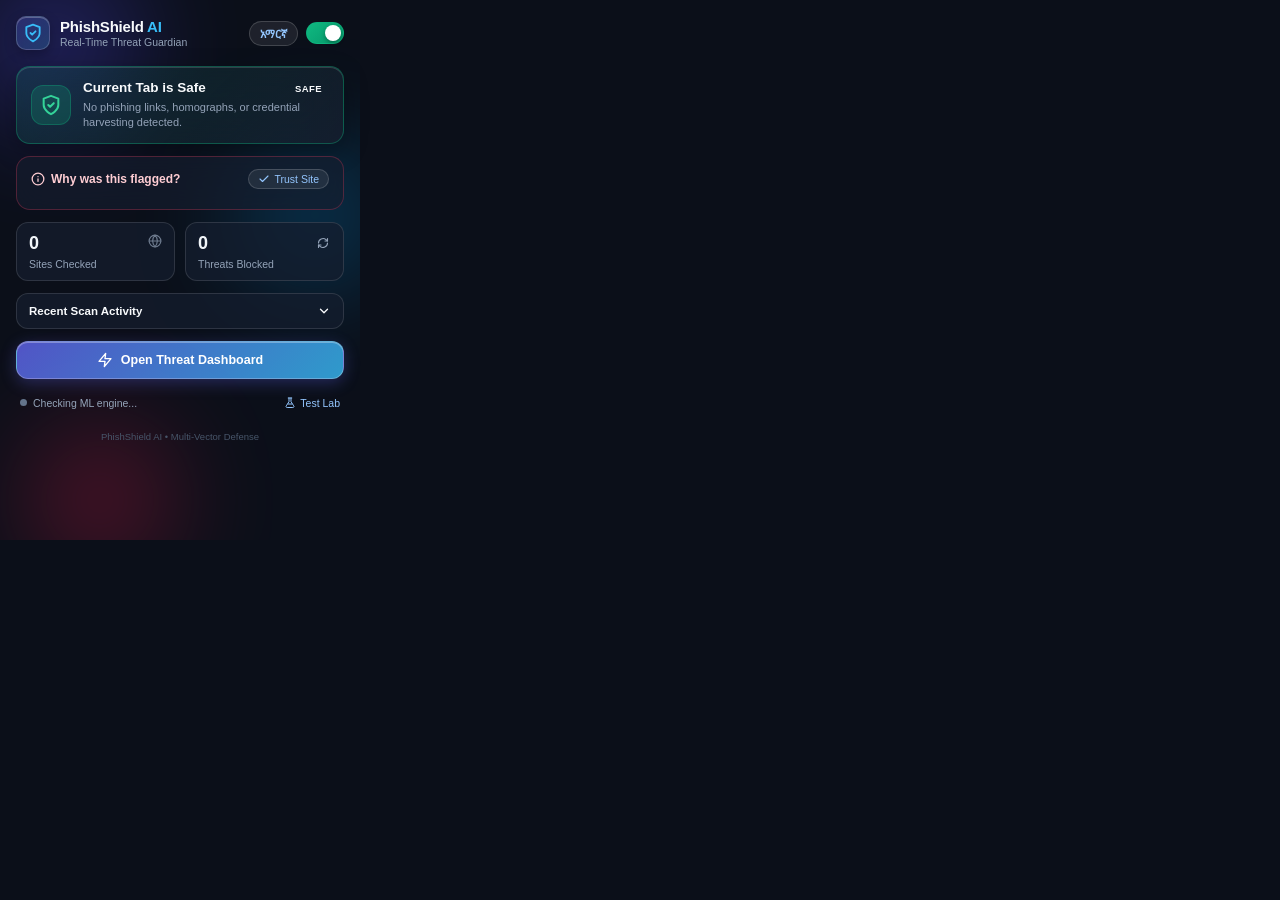
<file: extension/popup/popup.html>
<!DOCTYPE html>
<html lang="en">
<head>
  <meta charset="UTF-8">
  <meta name="viewport" content="width=device-width, initial-scale=1.0">
  <title>PhishShield AI Guardian</title>
  <link rel="stylesheet" href="popup.css">
</head>
<body>
  <!-- Ambient Glass Mesh Glow Orbs -->
  <div class="glass-mesh-bg" aria-hidden="true">
    <div class="mesh-orb orb-indigo"></div>
    <div class="mesh-orb orb-cyan"></div>
    <div class="mesh-orb orb-rose"></div>
  </div>

  <div class="popup-container">
    <!-- Header -->
    <header class="header">
      <div class="logo-area">
        <div class="logo-badge">
          <svg class="logo-svg" width="20" height="20" viewBox="0 0 24 24" fill="none" stroke="currentColor" stroke-width="2.2" stroke-linecap="round" stroke-linejoin="round">
            <path d="M12 22s8-4 8-10V5l-8-3-8 3v7c0 6 8 10 8 10z"/>
            <path d="m9 12 2 2 4-4"/>
          </svg>
        </div>
        <div class="logo-titles">
          <h1 class="logo-title">PhishShield <span class="accent">AI</span></h1>
          <p class="logo-subtitle" id="logo-subtitle">Real-Time Threat Guardian</p>
        </div>
      </div>
      <div class="header-actions">
        <button id="btn-toggle-lang" class="btn-lang-toggle" title="Switch Language / ቋንቋ ቀይር">
          አማርኛ
        </button>
        <div class="toggle-container">
          <label class="switch" title="Toggle Real-Time Protection">
            <input type="checkbox" id="toggle-protection" checked>
            <span class="slider round"></span>
          </label>
        </div>
      </div>
    </header>

    <!-- Tab Security Status Glass Card -->
    <div id="status-card" class="status-card safe">
      <div class="status-icon-wrapper" id="status-icon">
        <svg class="status-svg" width="22" height="22" viewBox="0 0 24 24" fill="none" stroke="currentColor" stroke-width="2.2" stroke-linecap="round" stroke-linejoin="round">
          <path d="M12 22s8-4 8-10V5l-8-3-8 3v7c0 6 8 10 8 10z"/>
          <path d="m9 12 2 2 4-4"/>
        </svg>
      </div>
      <div class="status-details">
        <div class="status-title-row">
          <h2 class="status-title" id="status-title">Current Tab is Safe</h2>
          <span class="status-badge-tag" id="status-badge-tag">SAFE</span>
        </div>
        <p class="status-subtitle" id="status-subtitle">No phishing links, homographs, or credential harvesting detected.</p>
      </div>
    </div>

    <!-- "Why was this flagged?" Card -->
    <div id="why-flagged-card" class="why-flagged-card">
      <div class="why-flagged-header" id="why-flagged-header">
        <div class="why-flagged-title">
          <svg width="14" height="14" viewBox="0 0 24 24" fill="none" stroke="currentColor" stroke-width="2.2" stroke-linecap="round" stroke-linejoin="round">
            <circle cx="12" cy="12" r="10"/>
            <line x1="12" y1="16" x2="12" y2="12"/>
            <line x1="12" y1="8" x2="12.01" y2="8"/>
          </svg>
          <span id="why-flagged-label">Why was this flagged?</span>
        </div>
        <button id="btn-trust-domain" class="btn-trust-pill" title="Trust Current Domain">
          <svg width="12" height="12" viewBox="0 0 24 24" fill="none" stroke="currentColor" stroke-width="2.2" stroke-linecap="round" stroke-linejoin="round">
            <polyline points="20 6 9 17 4 12"/>
          </svg>
          <span id="trust-btn-label">Trust Site</span>
        </button>
      </div>
      <ul id="why-flagged-list" class="why-reasons-list">
        <!-- Injected via JavaScript -->
      </ul>
    </div>

    <!-- Quick Stats Grid (Sites Checked & Threats Blocked) -->
    <div class="stats-grid">
      <div class="stat-box">
        <div class="stat-top">
          <span class="stat-value" id="stat-sites-checked">0</span>
          <span class="stat-icon-hint">
            <svg width="14" height="14" viewBox="0 0 24 24" fill="none" stroke="currentColor" stroke-width="2" stroke-linecap="round" stroke-linejoin="round">
              <circle cx="12" cy="12" r="10"/>
              <line x1="2" y1="12" x2="22" y2="12"/>
              <path d="M12 2a15.3 15.3 0 0 1 4 10 15.3 15.3 0 0 1-4 10 15.3 15.3 0 0 1-4-10 15.3 15.3 0 0 1 4-10z"/>
            </svg>
          </span>
        </div>
        <span class="stat-label" id="label-sites-checked">Sites Checked</span>
      </div>

      <div class="stat-box">
        <div class="stat-top">
          <span class="stat-value" id="stat-threats-blocked">0</span>
          <button id="btn-reset-stats" class="btn-reset-icon" title="Reset Counter" aria-label="Reset Counter">
            <svg width="12" height="12" viewBox="0 0 24 24" fill="none" stroke="currentColor" stroke-width="2.2" stroke-linecap="round" stroke-linejoin="round">
              <path d="M3 12a9 9 0 0 1 15-6.7L21 8"/>
              <path d="M21 3v5h-5"/>
              <path d="M21 12a9 9 0 0 1-15 6.7L3 16"/>
              <path d="M3 21v-5h5"/>
            </svg>
          </button>
        </div>
        <span class="stat-label" id="label-threats-blocked">Threats Blocked</span>
      </div>
    </div>

    <!-- History Accordion / Toggle -->
    <div class="history-section">
      <button id="btn-toggle-history" class="btn-history-toggle">
        <span id="label-scan-history">Recent Scan Activity</span>
        <svg class="chevron-icon" width="14" height="14" viewBox="0 0 24 24" fill="none" stroke="currentColor" stroke-width="2.2" stroke-linecap="round" stroke-linejoin="round">
          <polyline points="6 9 12 15 18 9"/>
        </svg>
      </button>
      <div id="history-drawer" class="history-drawer collapsed">
        <ul id="history-list" class="history-items">
          <!-- Injected via JavaScript -->
        </ul>
      </div>
    </div>

    <!-- Threat Dashboard Action -->
    <div class="dashboard-action-card">
      <button id="btn-open-dashboard" class="btn-dashboard" title="Open Threat Detection Dashboard">
        <svg class="btn-icon" width="16" height="16" viewBox="0 0 24 24" fill="none" stroke="currentColor" stroke-width="2" stroke-linecap="round" stroke-linejoin="round">
          <polygon points="13 2 3 14 12 14 11 22 21 10 12 10 13 2"/>
        </svg>
        <span id="label-open-dashboard">Open Threat Dashboard</span>
      </button>
    </div>

    <!-- Backend Status & Engine Mode -->
    <div class="backend-status-card">
      <div class="backend-indicator">
        <span class="dot" id="backend-dot"></span>
        <span class="backend-text" id="backend-text">Checking ML engine...</span>
      </div>
      <a id="link-test-lab" href="../test_lab.html" target="_blank" class="test-lab-link" title="Open Malicious Link Test Lab">
        <svg width="12" height="12" viewBox="0 0 24 24" fill="none" stroke="currentColor" stroke-width="2" stroke-linecap="round" stroke-linejoin="round">
          <path d="M10 2v7.31L4.65 17.6A2 2 0 0 0 6.35 21h11.3a2 2 0 0 0 1.7-3.4L14 9.31V2"/>
          <line x1="8.5" y1="2" x2="15.5" y2="2"/>
          <path d="M8.5 14h7"/>
        </svg>
        <span id="label-test-lab">Test Lab</span>
      </a>
    </div>

    <!-- Footer -->
    <footer class="footer">
      <span>PhishShield AI • Multi-Vector Defense</span>
    </footer>
  </div>

  <script src="../i18n.js"></script>
  <script src="popup.js"></script>
</body>
</html>
</file>
<file: dashboard.css>
/* ==========================================================================
   PhishShield AI — Brutalist Editorial Forensic Dispatch
   Aesthetic Move: High-contrast Swiss editorial typography (Fraunces + JetBrains Mono)
   Palette: Carbon Soot (#0c0d10) + Archival Bone (#f3f1ea) + Signal Vermilion (#ff3b19)
   Zero purple/blue gradients, zero generic glassmorphic blobs, zero template grids.
   ========================================================================== */

:root {
  /* Palette: 2 Dominants + 1 Sharp Accent */
  --c-canvas: #0c0d10;            /* Dominant 1: Deep carbon soot */
  --c-surface: #13151a;           /* Secondary matte panel */
  --c-surface-inset: #0e0f13;     /* Inset terminal well */
  --c-surface-lift: #1a1d24;      /* Hover elevation */
  --c-border: #232630;            /* Hairline grid border */
  --c-border-strong: #3b3f4f;     /* Strong structural border */
  
  --c-text-primary: #f3f1ea;      /* Dominant 2: Archival bone white */
  --c-text-secondary: #8d929f;    /* Neutral technical gray */
  --c-text-muted: #535763;        /* Subdued metadata stamp */
  
  --c-vermilion: #ff3b19;         /* Sharp Accent: Signal vermilion */
  --c-vermilion-dim: rgba(255, 59, 25, 0.14);
  --c-vermilion-border: rgba(255, 59, 25, 0.35);

  --c-mint: #19d38c;              /* Low-risk forensic stamp */
  --c-mint-dim: rgba(25, 211, 140, 0.12);
  --c-amber: #f59e0b;             /* Caution signal */

  /* Typography */
  --font-display: 'Fraunces', Georgia, serif;
  --font-mono: 'JetBrains Mono', ui-monospace, SFMono-Regular, Menlo, Consolas, monospace;

  /* Layout Constants */
  --container-max: 1360px;
  --radius-sharp: 0px;            /* Raw brutalist corners */
  --radius-subtle: 2px;
}

/* Base Reset */
*, *::before, *::after {
  margin: 0;
  padding: 0;
  box-sizing: border-box;
}

html {
  background-color: var(--c-canvas);
  color: var(--c-text-primary);
  font-family: var(--font-mono);
  -webkit-font-smoothing: antialiased;
  -moz-osx-font-smoothing: grayscale;
}

body {
  min-height: 100vh;
  background-color: var(--c-canvas);
  color: var(--c-text-primary);
  display: flex;
  flex-direction: column;
  position: relative;
  overflow-x: hidden;
  line-height: 1.45;
}

/* Subtle architectural coordinate grid background (no gradients, fine drafting lines) */
body::before {
  content: "";
  position: fixed;
  inset: 0;
  background-image: 
    linear-gradient(to right, rgba(255, 255, 255, 0.02) 1px, transparent 1px),
    linear-gradient(to bottom, rgba(255, 255, 255, 0.02) 1px, transparent 1px);
  background-size: 80px 80px;
  pointer-events: none;
  z-index: 0;
}

/* Monospace Scrollbar */
::-webkit-scrollbar {
  width: 6px;
  height: 6px;
}
::-webkit-scrollbar-track {
  background: var(--c-canvas);
  border-left: 1px solid var(--c-border);
}
::-webkit-scrollbar-thumb {
  background: var(--c-border-strong);
}
::-webkit-scrollbar-thumb:hover {
  background: var(--c-vermilion);
}

/* Top System Ticker */
.system-ticker {
  position: relative;
  z-index: 20;
  background: #090a0d;
  border-bottom: 1px solid var(--c-border);
  padding: 6px 24px;
  font-size: 11px;
  letter-spacing: 0.08em;
  text-transform: uppercase;
  color: var(--c-text-muted);
  display: flex;
  justify-content: space-between;
  align-items: center;
}

.system-ticker-left {
  display: flex;
  align-items: center;
  gap: 16px;
}

.system-ticker-right {
  display: flex;
  align-items: center;
  gap: 20px;
}

.system-badge-live {
  display: inline-flex;
  align-items: center;
  gap: 6px;
  color: var(--c-mint);
  font-weight: 600;
}

.status-dot-pulse {
  width: 6px;
  height: 6px;
  background: var(--c-mint);
  border-radius: 50%;
  animation: pulseDot 2s cubic-bezier(0.4, 0, 0.6, 1) infinite;
}

@keyframes pulseDot {
  0%, 100% { opacity: 1; transform: scale(1); }
  50% { opacity: 0.3; transform: scale(0.8); }
}

/* Masthead Header */
.masthead {
  position: relative;
  z-index: 10;
  border-bottom: 1px solid var(--c-border);
  background: var(--c-canvas);
  padding: 32px 0 28px;
}

.masthead-inner {
  max-width: var(--container-max);
  margin: 0 auto;
  padding: 0 32px;
  display: flex;
  justify-content: space-between;
  align-items: flex-end;
  gap: 32px;
  flex-wrap: wrap;
}

.masthead-branding {
  max-width: 640px;
}

.masthead-kicker {
  font-size: 11px;
  letter-spacing: 0.16em;
  text-transform: uppercase;
  color: var(--c-vermilion);
  font-weight: 600;
  margin-bottom: 8px;
  display: flex;
  align-items: center;
  gap: 8px;
}

.masthead-kicker::before {
  content: "§";
  color: var(--c-vermilion);
}

.masthead-title {
  font-family: var(--font-display);
  font-size: clamp(38px, 4.5vw, 62px);
  font-weight: 800;
  letter-spacing: -0.03em;
  line-height: 0.98;
  color: var(--c-text-primary);
  margin-bottom: 12px;
}

.masthead-title em {
  font-style: italic;
  font-weight: 400;
  color: var(--c-text-secondary);
}

.masthead-title .vermilion-dot {
  color: var(--c-vermilion);
}

.masthead-desc {
  font-family: var(--font-mono);
  font-size: 12.5px;
  line-height: 1.55;
  color: var(--c-text-secondary);
  letter-spacing: -0.01em;
}

/* Nav Actions */
.masthead-actions {
  display: flex;
  align-items: center;
  gap: 12px;
}

.action-link-btn {
  display: inline-flex;
  align-items: center;
  gap: 8px;
  background: transparent;
  color: var(--c-text-primary);
  border: 1px solid var(--c-border);
  padding: 10px 16px;
  font-family: var(--font-mono);
  font-size: 12px;
  text-transform: uppercase;
  letter-spacing: 0.05em;
  text-decoration: none;
  transition: all 0.15s ease;
  position: relative;
}

.action-link-btn:hover {
  background: var(--c-text-primary);
  color: var(--c-canvas);
  border-color: var(--c-text-primary);
}

.engine-telemetry-badge {
  display: inline-flex;
  align-items: center;
  gap: 8px;
  background: var(--c-surface);
  border: 1px solid var(--c-border);
  padding: 10px 14px;
  font-size: 11px;
  text-transform: uppercase;
  letter-spacing: 0.05em;
  color: var(--c-text-secondary);
}

.engine-telemetry-badge .status-dot {
  width: 7px;
  height: 7px;
  border-radius: 50%;
  background: var(--c-amber);
}

.engine-telemetry-badge .status-dot.active {
  background: var(--c-mint);
}

/* Dossier Presets Toolbar */
.presets-toolbar {
  position: relative;
  z-index: 10;
  border-bottom: 1px solid var(--c-border);
  background: var(--c-surface);
  padding: 12px 0;
}

.presets-inner {
  max-width: var(--container-max);
  margin: 0 auto;
  padding: 0 32px;
  display: flex;
  align-items: center;
  gap: 12px;
  flex-wrap: wrap;
}

.presets-title-tag {
  font-size: 11px;
  font-weight: 700;
  letter-spacing: 0.12em;
  text-transform: uppercase;
  color: var(--c-text-muted);
  margin-right: 4px;
}

.presets-grid-row {
  display: flex;
  align-items: center;
  gap: 8px;
  flex-wrap: wrap;
  flex: 1;
}

.btn-preset {
  background: var(--c-canvas);
  border: 1px solid var(--c-border);
  color: var(--c-text-secondary);
  font-family: var(--font-mono);
  font-size: 11.5px;
  letter-spacing: 0.02em;
  padding: 7px 13px;
  cursor: pointer;
  display: inline-flex;
  align-items: center;
  gap: 8px;
  transition: all 0.15s cubic-bezier(0.16, 1, 0.3, 1);
  text-align: left;
}

.btn-preset .preset-idx {
  font-size: 10px;
  color: var(--c-text-muted);
  font-weight: 700;
}

.btn-preset:hover {
  background: var(--c-surface-lift);
  color: var(--c-text-primary);
  border-color: var(--c-border-strong);
  transform: translateY(-1px);
}

.btn-preset:active {
  transform: translateY(1px);
  border-color: var(--c-vermilion);
}

/* Main Content Workspace */
.main-workspace {
  position: relative;
  z-index: 5;
  flex: 1;
  max-width: var(--container-max);
  margin: 0 auto;
  width: 100%;
  padding: 36px 32px 54px;
}

.workspace-layout {
  display: grid;
  grid-template-columns: 58% 42%;
  gap: 28px;
  align-items: start;
}

@media (max-width: 1024px) {
  .workspace-layout {
    grid-template-columns: 1fr;
  }
}

/* Editorial Dossier Panels (Raw Architectural Framing) */
.editorial-panel {
  background: var(--c-surface);
  border: 1px solid var(--c-border);
  position: relative;
}

.panel-header-strip {
  border-bottom: 1px solid var(--c-border);
  padding: 12px 20px;
  background: #0f1015;
  display: flex;
  justify-content: space-between;
  align-items: center;
  font-size: 11px;
  letter-spacing: 0.08em;
  text-transform: uppercase;
}

.panel-tag-code {
  color: var(--c-vermilion);
  font-weight: 700;
}

.panel-tag-meta {
  color: var(--c-text-muted);
}

.panel-body {
  padding: 24px;
}

/* Intake Form Fieldsets */
.field-group {
  margin-bottom: 22px;
}

.field-label-row {
  display: flex;
  justify-content: space-between;
  align-items: baseline;
  margin-bottom: 8px;
}

.field-label {
  font-size: 11.5px;
  font-weight: 600;
  letter-spacing: 0.04em;
  text-transform: uppercase;
  color: var(--c-text-primary);
}

.field-sub {
  font-size: 10.5px;
  color: var(--c-text-muted);
  letter-spacing: -0.01em;
}

.form-textarea,
.form-input {
  width: 100%;
  background: var(--c-surface-inset);
  border: 1px solid var(--c-border);
  color: var(--c-text-primary);
  font-family: var(--font-mono);
  font-size: 12.5px;
  line-height: 1.5;
  padding: 12px 14px;
  transition: border-color 0.15s ease, background-color 0.15s ease;
  border-radius: var(--radius-sharp);
  resize: vertical;
}

.form-textarea:focus,
.form-input:focus {
  outline: none;
  border-color: var(--c-vermilion);
  background: #111318;
}

.form-textarea::placeholder,
.form-input::placeholder {
  color: #434752;
  font-size: 12px;
}

.form-textarea.code {
  font-size: 11.5px;
  line-height: 1.45;
  color: #cbd0dc;
  background: #0a0b0e;
}

/* Action Trigger (Brutalist High-Contrast Button) */
.btn-submit {
  width: 100%;
  background: var(--c-text-primary);
  color: var(--c-canvas);
  border: 1px solid var(--c-text-primary);
  font-family: var(--font-mono);
  font-size: 13px;
  font-weight: 700;
  letter-spacing: 0.08em;
  text-transform: uppercase;
  padding: 16px 24px;
  cursor: pointer;
  display: flex;
  align-items: center;
  justify-content: center;
  gap: 12px;
  transition: all 0.15s ease;
  margin-top: 28px;
}

.btn-submit:hover {
  background: var(--c-vermilion);
  color: #ffffff;
  border-color: var(--c-vermilion);
  transform: translateY(-1px);
}

.btn-submit:active {
  transform: translateY(1px);
}

/* Right Column: Forensic Results Ledger */
.results-dossier {
  background: var(--c-surface);
  border: 1px solid var(--c-border);
  min-height: 520px;
  display: flex;
  flex-direction: column;
}

.state-container {
  padding: 32px 24px;
  flex: 1;
  display: flex;
  flex-direction: column;
  justify-content: center;
  align-items: center;
  text-align: center;
}

.state-container.hidden {
  display: none !important;
}

/* Standby Initial State */
.standby-graphic {
  width: 72px;
  height: 72px;
  border: 1px dashed var(--c-border-strong);
  display: flex;
  align-items: center;
  justify-content: center;
  margin-bottom: 20px;
  color: var(--c-text-muted);
  font-size: 24px;
  position: relative;
}

.standby-graphic::before,
.standby-graphic::after {
  content: "";
  position: absolute;
  background: var(--c-vermilion);
}

.standby-graphic::before {
  top: -3px; left: -3px; width: 6px; height: 6px;
}
.standby-graphic::after {
  bottom: -3px; right: -3px; width: 6px; height: 6px;
}

.standby-heading {
  font-family: var(--font-display);
  font-size: 24px;
  font-weight: 700;
  color: var(--c-text-primary);
  margin-bottom: 8px;
  letter-spacing: -0.02em;
}

.standby-desc {
  font-size: 12px;
  color: var(--c-text-secondary);
  max-width: 320px;
  line-height: 1.5;
  margin-bottom: 16px;
}

.standby-meta-coord {
  font-size: 10px;
  letter-spacing: 0.1em;
  color: var(--c-text-muted);
  text-transform: uppercase;
}

/* Loading State */
.loading-box {
  display: flex;
  flex-direction: column;
  align-items: center;
  gap: 16px;
}

.terminal-spinner {
  width: 36px;
  height: 36px;
  border: 2px solid var(--c-border);
  border-top-color: var(--c-vermilion);
  animation: spinTerminal 0.7s linear infinite;
}

@keyframes spinTerminal {
  to { transform: rotate(360deg); }
}

.loading-text {
  font-size: 12px;
  letter-spacing: 0.06em;
  text-transform: uppercase;
  color: var(--c-text-secondary);
}

/* Active Output Dossier Layout */
.output-layout {
  padding: 0 !important;
  display: flex !important;
  flex-direction: column;
  align-items: stretch !important;
  text-align: left !important;
}

.dossier-meta-bar {
  padding: 14px 20px;
  border-bottom: 1px solid var(--c-border);
  background: #0f1015;
  display: flex;
  justify-content: space-between;
  align-items: center;
}

.engine-source-pill {
  font-size: 10.5px;
  letter-spacing: 0.06em;
  text-transform: uppercase;
  color: var(--c-text-secondary);
  font-weight: 600;
}

/* Aggressive Risk Gauge & Headline Score */
.exposure-summary-block {
  padding: 28px 24px 22px;
  border-bottom: 1px solid var(--c-border);
  display: flex;
  align-items: center;
  gap: 28px;
}

.gauge-wrapper {
  position: relative;
  width: 110px;
  height: 110px;
  flex-shrink: 0;
}

.gauge-svg {
  width: 100%;
  height: 100%;
  transform: rotate(-90deg);
}

.gauge-bg {
  fill: none;
  stroke: var(--c-border);
  stroke-width: 8;
}

.gauge-bar {
  fill: none;
  stroke: var(--c-mint);
  stroke-width: 8;
  stroke-dasharray: 440;
  stroke-dashoffset: 440;
  stroke-linecap: square;
  transition: stroke-dashoffset 0.8s cubic-bezier(0.16, 1, 0.3, 1), stroke 0.4s ease;
}

.gauge-center-content {
  position: absolute;
  inset: 0;
  display: flex;
  flex-direction: column;
  align-items: center;
  justify-content: center;
}

.score-value {
  font-family: var(--font-display);
  font-size: 26px;
  font-weight: 800;
  color: var(--c-text-primary);
  line-height: 1;
}

.score-label {
  font-size: 9px;
  text-transform: uppercase;
  letter-spacing: 0.08em;
  color: var(--c-text-muted);
  margin-top: 4px;
}

.exposure-details {
  flex: 1;
}

.risk-badge {
  display: inline-block;
  padding: 4px 10px;
  font-size: 11px;
  font-weight: 700;
  letter-spacing: 0.12em;
  text-transform: uppercase;
  border: 1px solid var(--c-border);
  margin-bottom: 8px;
}

.verdict-text {
  font-size: 12.5px;
  line-height: 1.5;
  color: var(--c-text-secondary);
}

/* Forensic Evidence Ledger */
.flags-section {
  padding: 20px 24px 24px;
  flex: 1;
}

.flags-header {
  display: flex;
  justify-content: space-between;
  align-items: baseline;
  padding-bottom: 10px;
  border-bottom: 1px solid var(--c-border);
  margin-bottom: 14px;
}

.flags-title {
  font-size: 11px;
  font-weight: 700;
  letter-spacing: 0.1em;
  text-transform: uppercase;
  color: var(--c-text-primary);
}

.flags-count {
  font-size: 11px;
  color: var(--c-text-muted);
}

.flags-list {
  display: flex;
  flex-direction: column;
  gap: 10px;
}

.flag-item {
  background: var(--c-surface-inset);
  border: 1px solid var(--c-border);
  padding: 12px 14px;
  font-size: 12px;
  line-height: 1.5;
  color: var(--c-text-primary);
  display: flex;
  gap: 10px;
  align-items: flex-start;
  transition: border-color 0.15s ease;
}

.flag-item:hover {
  border-color: var(--c-border-strong);
}

.flag-icon {
  flex-shrink: 0;
  font-size: 13px;
  margin-top: 1px;
}

/* Editorial Archival Footer */
.editorial-footer {
  position: relative;
  z-index: 10;
  border-top: 1px solid var(--c-border);
  background: #090a0d;
  padding: 20px 0;
  font-size: 11px;
  letter-spacing: 0.05em;
  color: var(--c-text-muted);
}

.editorial-footer-inner {
  max-width: var(--container-max);
  margin: 0 auto;
  padding: 0 32px;
  display: flex;
  justify-content: space-between;
  align-items: center;
  flex-wrap: wrap;
  gap: 16px;
}

.editorial-footer strong {
  color: var(--c-text-primary);
}

.license-link {
  color: var(--c-text-secondary);
  text-decoration: underline;
  text-underline-offset: 3px;
}
</file>
<file: extension/dashboard.css>
/* ==========================================================================
   PhishShield AI — Brutalist Editorial Forensic Dispatch
   Aesthetic Move: High-contrast Swiss editorial typography (Fraunces + JetBrains Mono)
   Palette: Carbon Soot (#0c0d10) + Archival Bone (#f3f1ea) + Signal Vermilion (#ff3b19)
   Zero purple/blue gradients, zero generic glassmorphic blobs, zero template grids.
   ========================================================================== */

:root {
  /* Palette: 2 Dominants + 1 Sharp Accent */
  --c-canvas: #0c0d10;            /* Dominant 1: Deep carbon soot */
  --c-surface: #13151a;           /* Secondary matte panel */
  --c-surface-inset: #0e0f13;     /* Inset terminal well */
  --c-surface-lift: #1a1d24;      /* Hover elevation */
  --c-border: #232630;            /* Hairline grid border */
  --c-border-strong: #3b3f4f;     /* Strong structural border */
  
  --c-text-primary: #f3f1ea;      /* Dominant 2: Archival bone white */
  --c-text-secondary: #8d929f;    /* Neutral technical gray */
  --c-text-muted: #535763;        /* Subdued metadata stamp */
  
  --c-vermilion: #ff3b19;         /* Sharp Accent: Signal vermilion */
  --c-vermilion-dim: rgba(255, 59, 25, 0.14);
  --c-vermilion-border: rgba(255, 59, 25, 0.35);

  --c-mint: #19d38c;              /* Low-risk forensic stamp */
  --c-mint-dim: rgba(25, 211, 140, 0.12);
  --c-amber: #f59e0b;             /* Caution signal */

  /* Typography */
  --font-display: 'Fraunces', Georgia, serif;
  --font-mono: 'JetBrains Mono', ui-monospace, SFMono-Regular, Menlo, Consolas, monospace;

  /* Layout Constants */
  --container-max: 1360px;
  --radius-sharp: 0px;            /* Raw brutalist corners */
  --radius-subtle: 2px;
}

/* Base Reset */
*, *::before, *::after {
  margin: 0;
  padding: 0;
  box-sizing: border-box;
}

html {
  background-color: var(--c-canvas);
  color: var(--c-text-primary);
  font-family: var(--font-mono);
  -webkit-font-smoothing: antialiased;
  -moz-osx-font-smoothing: grayscale;
}

body {
  min-height: 100vh;
  background-color: var(--c-canvas);
  color: var(--c-text-primary);
  display: flex;
  flex-direction: column;
  position: relative;
  overflow-x: hidden;
  line-height: 1.45;
}

/* Subtle architectural coordinate grid background (no gradients, fine drafting lines) */
body::before {
  content: "";
  position: fixed;
  inset: 0;
  background-image: 
    linear-gradient(to right, rgba(255, 255, 255, 0.02) 1px, transparent 1px),
    linear-gradient(to bottom, rgba(255, 255, 255, 0.02) 1px, transparent 1px);
  background-size: 80px 80px;
  pointer-events: none;
  z-index: 0;
}

/* Monospace Scrollbar */
::-webkit-scrollbar {
  width: 6px;
  height: 6px;
}
::-webkit-scrollbar-track {
  background: var(--c-canvas);
  border-left: 1px solid var(--c-border);
}
::-webkit-scrollbar-thumb {
  background: var(--c-border-strong);
}
::-webkit-scrollbar-thumb:hover {
  background: var(--c-vermilion);
}

/* Top System Ticker */
.system-ticker {
  position: relative;
  z-index: 20;
  background: #090a0d;
  border-bottom: 1px solid var(--c-border);
  padding: 6px 24px;
  font-size: 11px;
  letter-spacing: 0.08em;
  text-transform: uppercase;
  color: var(--c-text-muted);
  display: flex;
  justify-content: space-between;
  align-items: center;
}

.system-ticker-left {
  display: flex;
  align-items: center;
  gap: 16px;
}

.system-ticker-right {
  display: flex;
  align-items: center;
  gap: 20px;
}

.system-badge-live {
  display: inline-flex;
  align-items: center;
  gap: 6px;
  color: var(--c-mint);
  font-weight: 600;
}

.status-dot-pulse {
  width: 6px;
  height: 6px;
  background: var(--c-mint);
  border-radius: 50%;
  animation: pulseDot 2s cubic-bezier(0.4, 0, 0.6, 1) infinite;
}

@keyframes pulseDot {
  0%, 100% { opacity: 1; transform: scale(1); }
  50% { opacity: 0.3; transform: scale(0.8); }
}

/* Masthead Header */
.masthead {
  position: relative;
  z-index: 10;
  border-bottom: 1px solid var(--c-border);
  background: var(--c-canvas);
  padding: 32px 0 28px;
}

.masthead-inner {
  max-width: var(--container-max);
  margin: 0 auto;
  padding: 0 32px;
  display: flex;
  justify-content: space-between;
  align-items: flex-end;
  gap: 32px;
  flex-wrap: wrap;
}

.masthead-branding {
  max-width: 640px;
}

.masthead-kicker {
  font-size: 11px;
  letter-spacing: 0.16em;
  text-transform: uppercase;
  color: var(--c-vermilion);
  font-weight: 600;
  margin-bottom: 8px;
  display: flex;
  align-items: center;
  gap: 8px;
}

.masthead-kicker::before {
  content: "§";
  color: var(--c-vermilion);
}

.masthead-title {
  font-family: var(--font-display);
  font-size: clamp(38px, 4.5vw, 62px);
  font-weight: 800;
  letter-spacing: -0.03em;
  line-height: 0.98;
  color: var(--c-text-primary);
  margin-bottom: 12px;
}

.masthead-title em {
  font-style: italic;
  font-weight: 400;
  color: var(--c-text-secondary);
}

.masthead-title .vermilion-dot {
  color: var(--c-vermilion);
}

.masthead-desc {
  font-family: var(--font-mono);
  font-size: 12.5px;
  line-height: 1.55;
  color: var(--c-text-secondary);
  letter-spacing: -0.01em;
}

/* Nav Actions */
.masthead-actions {
  display: flex;
  align-items: center;
  gap: 12px;
}

.action-link-btn {
  display: inline-flex;
  align-items: center;
  gap: 8px;
  background: transparent;
  color: var(--c-text-primary);
  border: 1px solid var(--c-border);
  padding: 10px 16px;
  font-family: var(--font-mono);
  font-size: 12px;
  text-transform: uppercase;
  letter-spacing: 0.05em;
  text-decoration: none;
  transition: all 0.15s ease;
  position: relative;
}

.action-link-btn:hover {
  background: var(--c-text-primary);
  color: var(--c-canvas);
  border-color: var(--c-text-primary);
}

.engine-telemetry-badge {
  display: inline-flex;
  align-items: center;
  gap: 8px;
  background: var(--c-surface);
  border: 1px solid var(--c-border);
  padding: 10px 14px;
  font-size: 11px;
  text-transform: uppercase;
  letter-spacing: 0.05em;
  color: var(--c-text-secondary);
}

.engine-telemetry-badge .status-dot {
  width: 7px;
  height: 7px;
  border-radius: 50%;
  background: var(--c-amber);
}

.engine-telemetry-badge .status-dot.active {
  background: var(--c-mint);
}

/* Dossier Presets Toolbar */
.presets-toolbar {
  position: relative;
  z-index: 10;
  border-bottom: 1px solid var(--c-border);
  background: var(--c-surface);
  padding: 12px 0;
}

.presets-inner {
  max-width: var(--container-max);
  margin: 0 auto;
  padding: 0 32px;
  display: flex;
  align-items: center;
  gap: 12px;
  flex-wrap: wrap;
}

.presets-title-tag {
  font-size: 11px;
  font-weight: 700;
  letter-spacing: 0.12em;
  text-transform: uppercase;
  color: var(--c-text-muted);
  margin-right: 4px;
}

.presets-grid-row {
  display: flex;
  align-items: center;
  gap: 8px;
  flex-wrap: wrap;
  flex: 1;
}

.btn-preset {
  background: var(--c-canvas);
  border: 1px solid var(--c-border);
  color: var(--c-text-secondary);
  font-family: var(--font-mono);
  font-size: 11.5px;
  letter-spacing: 0.02em;
  padding: 7px 13px;
  cursor: pointer;
  display: inline-flex;
  align-items: center;
  gap: 8px;
  transition: all 0.15s cubic-bezier(0.16, 1, 0.3, 1);
  text-align: left;
}

.btn-preset .preset-idx {
  font-size: 10px;
  color: var(--c-text-muted);
  font-weight: 700;
}

.btn-preset:hover {
  background: var(--c-surface-lift);
  color: var(--c-text-primary);
  border-color: var(--c-border-strong);
  transform: translateY(-1px);
}

.btn-preset:active {
  transform: translateY(1px);
  border-color: var(--c-vermilion);
}

/* Main Content Workspace */
.main-workspace {
  position: relative;
  z-index: 5;
  flex: 1;
  max-width: var(--container-max);
  margin: 0 auto;
  width: 100%;
  padding: 36px 32px 54px;
}

.workspace-layout {
  display: grid;
  grid-template-columns: 58% 42%;
  gap: 28px;
  align-items: start;
}

@media (max-width: 1024px) {
  .workspace-layout {
    grid-template-columns: 1fr;
  }
}

/* Editorial Dossier Panels (Raw Architectural Framing) */
.editorial-panel {
  background: var(--c-surface);
  border: 1px solid var(--c-border);
  position: relative;
}

.panel-header-strip {
  border-bottom: 1px solid var(--c-border);
  padding: 12px 20px;
  background: #0f1015;
  display: flex;
  justify-content: space-between;
  align-items: center;
  font-size: 11px;
  letter-spacing: 0.08em;
  text-transform: uppercase;
}

.panel-tag-code {
  color: var(--c-vermilion);
  font-weight: 700;
}

.panel-tag-meta {
  color: var(--c-text-muted);
}

.panel-body {
  padding: 24px;
}

/* Intake Form Fieldsets */
.field-group {
  margin-bottom: 22px;
}

.field-label-row {
  display: flex;
  justify-content: space-between;
  align-items: baseline;
  margin-bottom: 8px;
}

.field-label {
  font-size: 11.5px;
  font-weight: 600;
  letter-spacing: 0.04em;
  text-transform: uppercase;
  color: var(--c-text-primary);
}

.field-sub {
  font-size: 10.5px;
  color: var(--c-text-muted);
  letter-spacing: -0.01em;
}

.form-textarea,
.form-input {
  width: 100%;
  background: var(--c-surface-inset);
  border: 1px solid var(--c-border);
  color: var(--c-text-primary);
  font-family: var(--font-mono);
  font-size: 12.5px;
  line-height: 1.5;
  padding: 12px 14px;
  transition: border-color 0.15s ease, background-color 0.15s ease;
  border-radius: var(--radius-sharp);
  resize: vertical;
}

.form-textarea:focus,
.form-input:focus {
  outline: none;
  border-color: var(--c-vermilion);
  background: #111318;
}

.form-textarea::placeholder,
.form-input::placeholder {
  color: #434752;
  font-size: 12px;
}

.form-textarea.code {
  font-size: 11.5px;
  line-height: 1.45;
  color: #cbd0dc;
  background: #0a0b0e;
}

/* Action Trigger (Brutalist High-Contrast Button) */
.btn-submit {
  width: 100%;
  background: var(--c-text-primary);
  color: var(--c-canvas);
  border: 1px solid var(--c-text-primary);
  font-family: var(--font-mono);
  font-size: 13px;
  font-weight: 700;
  letter-spacing: 0.08em;
  text-transform: uppercase;
  padding: 16px 24px;
  cursor: pointer;
  display: flex;
  align-items: center;
  justify-content: center;
  gap: 12px;
  transition: all 0.15s ease;
  margin-top: 28px;
}

.btn-submit:hover {
  background: var(--c-vermilion);
  color: #ffffff;
  border-color: var(--c-vermilion);
  transform: translateY(-1px);
}

.btn-submit:active {
  transform: translateY(1px);
}

/* Right Column: Forensic Results Ledger */
.results-dossier {
  background: var(--c-surface);
  border: 1px solid var(--c-border);
  min-height: 520px;
  display: flex;
  flex-direction: column;
}

.state-container {
  padding: 32px 24px;
  flex: 1;
  display: flex;
  flex-direction: column;
  justify-content: center;
  align-items: center;
  text-align: center;
}

.state-container.hidden {
  display: none !important;
}

/* Standby Initial State */
.standby-graphic {
  width: 72px;
  height: 72px;
  border: 1px dashed var(--c-border-strong);
  display: flex;
  align-items: center;
  justify-content: center;
  margin-bottom: 20px;
  color: var(--c-text-muted);
  font-size: 24px;
  position: relative;
}

.standby-graphic::before,
.standby-graphic::after {
  content: "";
  position: absolute;
  background: var(--c-vermilion);
}

.standby-graphic::before {
  top: -3px; left: -3px; width: 6px; height: 6px;
}
.standby-graphic::after {
  bottom: -3px; right: -3px; width: 6px; height: 6px;
}

.standby-heading {
  font-family: var(--font-display);
  font-size: 24px;
  font-weight: 700;
  color: var(--c-text-primary);
  margin-bottom: 8px;
  letter-spacing: -0.02em;
}

.standby-desc {
  font-size: 12px;
  color: var(--c-text-secondary);
  max-width: 320px;
  line-height: 1.5;
  margin-bottom: 16px;
}

.standby-meta-coord {
  font-size: 10px;
  letter-spacing: 0.1em;
  color: var(--c-text-muted);
  text-transform: uppercase;
}

/* Loading State */
.loading-box {
  display: flex;
  flex-direction: column;
  align-items: center;
  gap: 16px;
}

.terminal-spinner {
  width: 36px;
  height: 36px;
  border: 2px solid var(--c-border);
  border-top-color: var(--c-vermilion);
  animation: spinTerminal 0.7s linear infinite;
}

@keyframes spinTerminal {
  to { transform: rotate(360deg); }
}

.loading-text {
  font-size: 12px;
  letter-spacing: 0.06em;
  text-transform: uppercase;
  color: var(--c-text-secondary);
}

/* Active Output Dossier Layout */
.output-layout {
  padding: 0 !important;
  display: flex !important;
  flex-direction: column;
  align-items: stretch !important;
  text-align: left !important;
}

.dossier-meta-bar {
  padding: 14px 20px;
  border-bottom: 1px solid var(--c-border);
  background: #0f1015;
  display: flex;
  justify-content: space-between;
  align-items: center;
}

.engine-source-pill {
  font-size: 10.5px;
  letter-spacing: 0.06em;
  text-transform: uppercase;
  color: var(--c-text-secondary);
  font-weight: 600;
}

/* Aggressive Risk Gauge & Headline Score */
.exposure-summary-block {
  padding: 28px 24px 22px;
  border-bottom: 1px solid var(--c-border);
  display: flex;
  align-items: center;
  gap: 28px;
}

.gauge-wrapper {
  position: relative;
  width: 110px;
  height: 110px;
  flex-shrink: 0;
}

.gauge-svg {
  width: 100%;
  height: 100%;
  transform: rotate(-90deg);
}

.gauge-bg {
  fill: none;
  stroke: var(--c-border);
  stroke-width: 8;
}

.gauge-bar {
  fill: none;
  stroke: var(--c-mint);
  stroke-width: 8;
  stroke-dasharray: 440;
  stroke-dashoffset: 440;
  stroke-linecap: square;
  transition: stroke-dashoffset 0.8s cubic-bezier(0.16, 1, 0.3, 1), stroke 0.4s ease;
}

.gauge-center-content {
  position: absolute;
  inset: 0;
  display: flex;
  flex-direction: column;
  align-items: center;
  justify-content: center;
}

.score-value {
  font-family: var(--font-display);
  font-size: 26px;
  font-weight: 800;
  color: var(--c-text-primary);
  line-height: 1;
}

.score-label {
  font-size: 9px;
  text-transform: uppercase;
  letter-spacing: 0.08em;
  color: var(--c-text-muted);
  margin-top: 4px;
}

.exposure-details {
  flex: 1;
}

.risk-badge {
  display: inline-block;
  padding: 4px 10px;
  font-size: 11px;
  font-weight: 700;
  letter-spacing: 0.12em;
  text-transform: uppercase;
  border: 1px solid var(--c-border);
  margin-bottom: 8px;
}

.verdict-text {
  font-size: 12.5px;
  line-height: 1.5;
  color: var(--c-text-secondary);
}

/* Forensic Evidence Ledger */
.flags-section {
  padding: 20px 24px 24px;
  flex: 1;
}

.flags-header {
  display: flex;
  justify-content: space-between;
  align-items: baseline;
  padding-bottom: 10px;
  border-bottom: 1px solid var(--c-border);
  margin-bottom: 14px;
}

.flags-title {
  font-size: 11px;
  font-weight: 700;
  letter-spacing: 0.1em;
  text-transform: uppercase;
  color: var(--c-text-primary);
}

.flags-count {
  font-size: 11px;
  color: var(--c-text-muted);
}

.flags-list {
  display: flex;
  flex-direction: column;
  gap: 10px;
}

.flag-item {
  background: var(--c-surface-inset);
  border: 1px solid var(--c-border);
  padding: 12px 14px;
  font-size: 12px;
  line-height: 1.5;
  color: var(--c-text-primary);
  display: flex;
  gap: 10px;
  align-items: flex-start;
  transition: border-color 0.15s ease;
}

.flag-item:hover {
  border-color: var(--c-border-strong);
}

.flag-icon {
  flex-shrink: 0;
  font-size: 13px;
  margin-top: 1px;
}

/* Editorial Archival Footer */
.editorial-footer {
  position: relative;
  z-index: 10;
  border-top: 1px solid var(--c-border);
  background: #090a0d;
  padding: 20px 0;
  font-size: 11px;
  letter-spacing: 0.05em;
  color: var(--c-text-muted);
}

.editorial-footer-inner {
  max-width: var(--container-max);
  margin: 0 auto;
  padding: 0 32px;
  display: flex;
  justify-content: space-between;
  align-items: center;
  flex-wrap: wrap;
  gap: 16px;
}

.editorial-footer strong {
  color: var(--c-text-primary);
}

.license-link {
  color: var(--c-text-secondary);
  text-decoration: underline;
  text-underline-offset: 3px;
}
</file>
<file: content.css>
/* ==========================================================================
   PhishShield AI - Webpage DOM Threat Styles
   Scoped styles for flagged links, inline warning badges, and floating pill
   ========================================================================== */

/* 1. Flagged Phishing Link Highlighting */
a.phishshield-flagged-link {
  outline: 2px dashed rgba(244, 63, 94, 0.85) !important;
  outline-offset: 3px !important;
  background: rgba(244, 63, 94, 0.14) !important;
  color: #fb7185 !important;
  text-decoration: line-through !important;
  cursor: not-allowed !important;
  position: relative !important;
  border-radius: 6px !important;
  transition: all 180ms ease !important;
  box-shadow: 0 0 14px rgba(244, 63, 94, 0.28) !important;
}

a.phishshield-flagged-link:hover {
  background: rgba(244, 63, 94, 0.24) !important;
  box-shadow: 0 0 22px rgba(244, 63, 94, 0.5) !important;
}

/* 2. Frosted Glass Inline Warning Badge */
.phishshield-inline-badge {
  display: inline-flex !important;
  align-items: center !important;
  gap: 6px !important;
  background: rgba(220, 38, 38, 0.88) !important;
  -webkit-backdrop-filter: blur(14px) saturate(160%) !important;
  backdrop-filter: blur(14px) saturate(160%) !important;
  color: #ffffff !important;
  font-family: 'Inter', -apple-system, BlinkMacSystemFont, "Segoe UI", Roboto, "Noto Sans Ethiopic", sans-serif !important;
  font-size: 10px !important;
  font-weight: 600 !important;
  letter-spacing: 0.5px !important;
  text-transform: uppercase !important;
  padding: 4px 10px !important;
  margin-left: 8px !important;
  margin-right: 6px !important;
  border-radius: 9999px !important;
  vertical-align: middle !important;
  line-height: 1.2 !important;
  border: 1px solid rgba(255, 255, 255, 0.25) !important;
  box-shadow: 0 4px 16px rgba(220, 38, 38, 0.35), inset 0 1px 0 rgba(255, 255, 255, 0.3) !important;
  user-select: none !important;
  pointer-events: auto !important;
  cursor: pointer !important;
  animation: phishshield-radar-pulse 2.2s infinite ease-in-out !important;
  z-index: 9999 !important;
  transition: transform 180ms ease, box-shadow 180ms ease !important;
}

.phishshield-inline-badge:hover {
  transform: translateY(-1px) scale(1.04) !important;
  box-shadow: 0 6px 20px rgba(239, 68, 68, 0.5), inset 0 1px 0 rgba(255, 255, 255, 0.4) !important;
}

.phishshield-inline-badge:active {
  transform: scale(0.98) !important;
}

.phishshield-badge-svg {
  flex-shrink: 0 !important;
}

@keyframes phishshield-radar-pulse {
  0% {
    box-shadow: 0 0 0 0 rgba(239, 68, 68, 0.5), inset 0 1px 0 rgba(255, 255, 255, 0.3);
  }
  70% {
    box-shadow: 0 0 0 8px rgba(239, 68, 68, 0), inset 0 1px 0 rgba(255, 255, 255, 0.3);
  }
  100% {
    box-shadow: 0 0 0 0 rgba(239, 68, 68, 0), inset 0 1px 0 rgba(255, 255, 255, 0.3);
  }
}

/* 3. Floating Security Pill (Matching Image 2 Frosted Glass) */
#phishshield-floating-pill {
  position: fixed !important;
  bottom: 24px !important;
  right: 24px !important;
  z-index: 2147483646 !important;
  user-select: none !important;
  pointer-events: auto !important;
  font-family: 'Inter', -apple-system, BlinkMacSystemFont, "Segoe UI", Roboto, "Noto Sans Ethiopic", sans-serif !important;
}

.phishshield-pill-badge {
  display: inline-flex !important;
  align-items: center !important;
  gap: 9px !important;
  padding: 9px 18px !important;
  border-radius: 9999px !important;
  font-size: 13px !important;
  font-weight: 500 !important;
  letter-spacing: 0.2px !important;
  color: #e2e8f0 !important;
  cursor: pointer !important;
  -webkit-backdrop-filter: blur(20px) saturate(180%) !important;
  backdrop-filter: blur(20px) saturate(180%) !important;
  border: 1px solid rgba(255, 255, 255, 0.18) !important;
  box-shadow: 0 8px 32px rgba(0, 0, 0, 0.35), inset 0 1px 0 rgba(255, 255, 255, 0.28) !important;
  transition: transform 180ms ease, box-shadow 180ms ease, background 180ms ease !important;
}

.phishshield-pill-badge:hover {
  transform: translateY(-2px) !important;
}

.phishshield-pill-badge:active {
  transform: scale(0.98) !important;
}

.phishshield-pill-safe {
  background: linear-gradient(135deg, rgba(30, 41, 59, 0.72) 0%, rgba(15, 23, 42, 0.82) 100%) !important;
  border-color: rgba(255, 255, 255, 0.18) !important;
  color: #e2e8f0 !important;
  box-shadow: 0 8px 32px rgba(0, 0, 0, 0.35), inset 0 1px 0 rgba(255, 255, 255, 0.28) !important;
}

.phishshield-pill-safe:hover {
  background: linear-gradient(135deg, rgba(51, 65, 85, 0.8) 0%, rgba(30, 41, 59, 0.88) 100%) !important;
  box-shadow: 0 12px 36px rgba(0, 0, 0, 0.42), 0 0 20px rgba(96, 165, 250, 0.2), inset 0 1px 0 rgba(255, 255, 255, 0.35) !important;
}

.phishshield-pill-threat {
  background: linear-gradient(135deg, rgba(39, 17, 26, 0.85) 0%, rgba(20, 10, 16, 0.92) 100%) !important;
  border-color: rgba(244, 63, 94, 0.4) !important;
  color: #fecdd3 !important;
  box-shadow: 0 8px 32px rgba(0, 0, 0, 0.38), 0 0 24px rgba(244, 63, 94, 0.3), inset 0 1px 0 rgba(255, 255, 255, 0.25) !important;
}
</file>
<file: extension/content.css>
/* ==========================================================================
   PhishShield AI - Webpage DOM Threat Styles
   Scoped styles for flagged links, inline warning badges, and floating pill
   ========================================================================== */

@font-face {
  font-family: 'Noto Sans Ethiopic';
  font-style: normal;
  font-weight: 400;
  src: url('fonts/NotoSansEthiopic-Regular.woff2') format('woff2');
  unicode-range: U+030E, U+1200-1399, U+2D80-2DDE, U+AB01-AB2E;
}

/* 1. Flagged Phishing Link Highlighting */
a.phishshield-flagged-link {
  outline: 2px dashed rgba(244, 63, 94, 0.85) !important;
  outline-offset: 3px !important;
  background: rgba(244, 63, 94, 0.14) !important;
  color: #fb7185 !important;
  text-decoration: line-through !important;
  cursor: not-allowed !important;
  position: relative !important;
  border-radius: 6px !important;
  transition: all 180ms ease !important;
  box-shadow: 0 0 14px rgba(244, 63, 94, 0.28) !important;
}

a.phishshield-flagged-link:hover {
  background: rgba(244, 63, 94, 0.24) !important;
  box-shadow: 0 0 22px rgba(244, 63, 94, 0.5) !important;
}

/* 2. Frosted Glass Inline Warning Badge */
.phishshield-inline-badge {
  display: inline-flex !important;
  align-items: center !important;
  gap: 6px !important;
  background: rgba(220, 38, 38, 0.88) !important;
  -webkit-backdrop-filter: blur(14px) saturate(160%) !important;
  backdrop-filter: blur(14px) saturate(160%) !important;
  color: #ffffff !important;
  font-family: 'Noto Sans Ethiopic', 'Inter', -apple-system, BlinkMacSystemFont, "Segoe UI", Roboto, sans-serif !important;
  font-size: 10px !important;
  font-weight: 600 !important;
  letter-spacing: 0.5px !important;
  text-transform: uppercase !important;
  padding: 4px 10px !important;
  margin-left: 8px !important;
  margin-right: 6px !important;
  border-radius: 9999px !important;
  vertical-align: middle !important;
  line-height: 1.2 !important;
  border: 1px solid rgba(255, 255, 255, 0.25) !important;
  box-shadow: 0 4px 16px rgba(220, 38, 38, 0.35), inset 0 1px 0 rgba(255, 255, 255, 0.3) !important;
  user-select: none !important;
  pointer-events: auto !important;
  cursor: pointer !important;
  animation: phishshield-radar-pulse 2.2s infinite ease-in-out !important;
  z-index: 9999 !important;
  transition: transform 180ms ease, box-shadow 180ms ease !important;
}

.phishshield-inline-badge:hover {
  transform: translateY(-1px) scale(1.04) !important;
  box-shadow: 0 6px 20px rgba(239, 68, 68, 0.5), inset 0 1px 0 rgba(255, 255, 255, 0.4) !important;
}

.phishshield-inline-badge:active {
  transform: scale(0.98) !important;
}

.phishshield-badge-svg {
  flex-shrink: 0 !important;
}

@keyframes phishshield-radar-pulse {
  0% {
    box-shadow: 0 0 0 0 rgba(239, 68, 68, 0.5), inset 0 1px 0 rgba(255, 255, 255, 0.3);
  }
  70% {
    box-shadow: 0 0 0 8px rgba(239, 68, 68, 0), inset 0 1px 0 rgba(255, 255, 255, 0.3);
  }
  100% {
    box-shadow: 0 0 0 0 rgba(239, 68, 68, 0), inset 0 1px 0 rgba(255, 255, 255, 0.3);
  }
}

/* 3. Floating Security Pill (Image 2 Frosted Glass Style) */
#phishshield-floating-pill {
  position: fixed !important;
  bottom: 24px !important;
  right: 24px !important;
  z-index: 2147483646 !important;
  user-select: none !important;
  pointer-events: auto !important;
  font-family: 'Noto Sans Ethiopic', 'Inter', -apple-system, BlinkMacSystemFont, "Segoe UI", Roboto, sans-serif !important;
}

.phishshield-pill-badge {
  display: inline-flex !important;
  align-items: center !important;
  gap: 9px !important;
  padding: 9px 18px !important;
  border-radius: 9999px !important;
  font-size: 13px !important;
  font-weight: 500 !important;
  letter-spacing: 0.2px !important;
  color: #e2e8f0 !important;
  cursor: pointer !important;
  -webkit-backdrop-filter: blur(20px) saturate(180%) !important;
  backdrop-filter: blur(20px) saturate(180%) !important;
  border: 1px solid rgba(255, 255, 255, 0.18) !important;
  box-shadow: 0 8px 32px rgba(0, 0, 0, 0.35), inset 0 1px 0 rgba(255, 255, 255, 0.28) !important;
  transition: transform 180ms ease, box-shadow 180ms ease, background 180ms ease !important;
}

.phishshield-pill-badge:hover {
  transform: translateY(-2px) !important;
}

.phishshield-pill-badge:active {
  transform: scale(0.98) !important;
}

.phishshield-pill-safe {
  background: linear-gradient(135deg, rgba(30, 41, 59, 0.72) 0%, rgba(15, 23, 42, 0.82) 100%) !important;
  border-color: rgba(255, 255, 255, 0.18) !important;
  color: #e2e8f0 !important;
  box-shadow: 0 8px 32px rgba(0, 0, 0, 0.35), inset 0 1px 0 rgba(255, 255, 255, 0.28) !important;
}

.phishshield-pill-safe:hover {
  background: linear-gradient(135deg, rgba(51, 65, 85, 0.8) 0%, rgba(30, 41, 59, 0.88) 100%) !important;
  box-shadow: 0 12px 36px rgba(0, 0, 0, 0.42), 0 0 20px rgba(96, 165, 250, 0.2), inset 0 1px 0 rgba(255, 255, 255, 0.35) !important;
}

.phishshield-pill-threat {
  background: linear-gradient(135deg, rgba(39, 17, 26, 0.85) 0%, rgba(20, 10, 16, 0.92) 100%) !important;
  border-color: rgba(244, 63, 94, 0.4) !important;
  color: #fecdd3 !important;
  box-shadow: 0 8px 32px rgba(0, 0, 0, 0.38), 0 0 24px rgba(244, 63, 94, 0.3), inset 0 1px 0 rgba(255, 255, 255, 0.25) !important;
  animation: phishshield-pill-pulse 2.2s infinite ease-in-out !important;
}

@keyframes phishshield-pill-pulse {
  0%, 100% {
    box-shadow: 0 8px 32px rgba(0, 0, 0, 0.3), 0 0 18px rgba(244, 63, 94, 0.25), inset 0 1px 0 rgba(255, 255, 255, 0.25);
  }
  50% {
    box-shadow: 0 8px 32px rgba(0, 0, 0, 0.3), 0 0 32px rgba(244, 63, 94, 0.48), inset 0 1px 0 rgba(255, 255, 255, 0.35);
  }
}

/* 4. Threat Inspector Panel (Anchored directly above floating pill) */
#phishshield-threats-panel {
  position: absolute !important;
  bottom: calc(100% + 12px) !important;
  right: 0 !important;
  width: 380px !important;
  max-width: calc(100vw - 32px) !important;
  max-height: 480px !important;
  background: rgba(15, 23, 42, 0.96) !important;
  -webkit-backdrop-filter: blur(24px) saturate(180%) !important;
  backdrop-filter: blur(24px) saturate(180%) !important;
  border: 1px solid rgba(244, 63, 94, 0.35) !important;
  border-radius: 18px !important;
  box-shadow: 0 20px 50px rgba(0, 0, 0, 0.65), 0 0 24px rgba(244, 63, 94, 0.25), inset 0 1px 0 rgba(255, 255, 255, 0.15) !important;
  padding: 16px !important;
  display: flex !important;
  flex-direction: column !important;
  gap: 12px !important;
  z-index: 2147483647 !important;
  animation: phishshield-flyout-up 180ms cubic-bezier(0.16, 1, 0.3, 1) !important;
  pointer-events: auto !important;
  box-sizing: border-box !important;
  text-align: left !important;
}

@keyframes phishshield-flyout-up {
  from {
    opacity: 0;
    transform: translateY(10px) scale(0.96);
  }
  to {
    opacity: 1;
    transform: translateY(0) scale(1);
  }
}

.phishshield-panel-header {
  display: flex !important;
  align-items: center !important;
  justify-content: space-between !important;
  padding-bottom: 10px !important;
  border-bottom: 1px solid rgba(255, 255, 255, 0.1) !important;
}

.phishshield-panel-title-wrap {
  display: flex !important;
  align-items: center !important;
  gap: 8px !important;
  color: #fb7185 !important;
}

.phishshield-panel-title {
  font-size: 13px !important;
  font-weight: 700 !important;
  color: #ffffff !important;
  letter-spacing: 0.2px !important;
}

.phishshield-panel-badge-count {
  background: rgba(244, 63, 94, 0.25) !important;
  color: #fb7185 !important;
  border: 1px solid rgba(244, 63, 94, 0.45) !important;
  border-radius: 9999px !important;
  padding: 2px 8px !important;
  font-size: 11px !important;
  font-weight: 700 !important;
}

.phishshield-panel-close-btn {
  background: rgba(255, 255, 255, 0.08) !important;
  border: 1px solid rgba(255, 255, 255, 0.14) !important;
  color: #94a3b8 !important;
  width: 26px !important;
  height: 26px !important;
  border-radius: 50% !important;
  cursor: pointer !important;
  display: flex !important;
  align-items: center !important;
  justify-content: center !important;
  transition: all 150ms ease !important;
  padding: 0 !important;
}

.phishshield-panel-close-btn:hover {
  background: rgba(255, 255, 255, 0.2) !important;
  color: #ffffff !important;
  transform: scale(1.08) !important;
}

.phishshield-panel-desc {
  font-size: 11.5px !important;
  color: #94a3b8 !important;
  margin: 0 !important;
  line-height: 1.4 !important;
}

.phishshield-panel-list {
  display: flex !important;
  flex-direction: column !important;
  gap: 8px !important;
  overflow-y: auto !important;
  max-height: 280px !important;
  margin: 0 !important;
  padding: 0 !important;
  list-style: none !important;
}

.phishshield-panel-list::-webkit-scrollbar {
  width: 5px !important;
}

.phishshield-panel-list::-webkit-scrollbar-thumb {
  background: rgba(255, 255, 255, 0.2) !important;
  border-radius: 4px !important;
}

.phishshield-panel-item {
  background: rgba(255, 255, 255, 0.04) !important;
  border: 1px solid rgba(244, 63, 94, 0.25) !important;
  border-radius: 12px !important;
  padding: 10px 12px !important;
  cursor: pointer !important;
  transition: all 150ms ease !important;
  display: flex !important;
  flex-direction: column !important;
  gap: 4px !important;
  text-align: left !important;
}

.phishshield-panel-item:hover {
  background: rgba(244, 63, 94, 0.14) !important;
  border-color: rgba(244, 63, 94, 0.55) !important;
  transform: translateX(-2px) !important;
}

.phishshield-panel-item-top {
  display: flex !important;
  align-items: center !important;
  justify-content: space-between !important;
  gap: 8px !important;
}

.phishshield-panel-item-url {
  font-family: ui-monospace, SFMono-Regular, Menlo, Monaco, Consolas, monospace !important;
  font-size: 11.5px !important;
  font-weight: 600 !important;
  color: #fb7185 !important;
  overflow: hidden !important;
  text-overflow: ellipsis !important;
  white-space: nowrap !important;
  max-width: 230px !important;
}

.phishshield-panel-item-action {
  font-size: 11px !important;
  font-weight: 600 !important;
  color: #60a5fa !important;
  display: flex !important;
  align-items: center !important;
  gap: 4px !important;
  flex-shrink: 0 !important;
}

.phishshield-panel-item-reason {
  font-size: 11px !important;
  color: #cbd5e1 !important;
  line-height: 1.35 !important;
}

/* Toast for Safe / Clean Pages */
#phishshield-safe-toast {
  position: absolute !important;
  bottom: calc(100% + 10px) !important;
  right: 0 !important;
  white-space: nowrap !important;
  background: rgba(15, 23, 42, 0.95) !important;
  -webkit-backdrop-filter: blur(16px) !important;
  backdrop-filter: blur(16px) !important;
  border: 1px solid rgba(16, 185, 129, 0.35) !important;
  color: #34d399 !important;
  padding: 8px 14px !important;
  border-radius: 12px !important;
  font-size: 12px !important;
  font-weight: 600 !important;
  display: flex !important;
  align-items: center !important;
  gap: 8px !important;
  box-shadow: 0 10px 25px rgba(0, 0, 0, 0.4), 0 0 16px rgba(16, 185, 129, 0.2) !important;
  animation: phishshield-flyout-up 180ms ease-out !important;
  pointer-events: none !important;
  z-index: 2147483647 !important;
}

/* Pulsing focus effect when jumping to an identified threat */
@keyframes phishshield-focus-ring {
  0% {
    outline-color: #f43f5e !important;
    outline-offset: 12px !important;
    box-shadow: 0 0 40px rgba(244, 63, 94, 0.9) !important;
  }
  50% {
    outline-color: #fb7185 !important;
    outline-offset: 6px !important;
    box-shadow: 0 0 24px rgba(244, 63, 94, 0.6) !important;
  }
  100% {
    outline-color: rgba(244, 63, 94, 0.85) !important;
    outline-offset: 3px !important;
    box-shadow: 0 0 14px rgba(244, 63, 94, 0.28) !important;
  }
}

.phishshield-focused-threat {
  animation: phishshield-focus-ring 1.8s ease-out !important;
}
</file>
<file: extension/popup/popup.css>
/* ==========================================================================
   PhishShield AI - Popup Interface Stylesheet
   Glassmorphism UI, Ethiopian Typography, Per-Tab Risk Badges, and Activity Drawer
   ========================================================================== */

@font-face {
  font-family: 'Noto Sans Ethiopic';
  font-style: normal;
  font-weight: 400;
  src: url('../fonts/NotoSansEthiopic-Regular.woff2') format('woff2');
  unicode-range: U+030E, U+1200-1399, U+2D80-2DDE, U+AB01-AB2E;
}

:root {
  --bg-primary: #0b0f19;
  --card-bg: rgba(22, 30, 46, 0.72);
  --card-border: rgba(255, 255, 255, 0.12);
  --text-main: #f8fafc;
  --text-muted: #94a3b8;
  --accent-cyan: #38bdf8;
  --accent-indigo: #6366f1;
  --accent-emerald: #10b981;
  --accent-amber: #f59e0b;
  --accent-rose: #f43f5e;
}

* {
  box-sizing: border-box;
  margin: 0;
  padding: 0;
  font-family: 'Noto Sans Ethiopic', -apple-system, BlinkMacSystemFont, "Segoe UI", Roboto, sans-serif;
  -webkit-font-smoothing: antialiased;
}

body {
  width: 360px;
  min-height: 540px;
  background-color: var(--bg-primary);
  color: var(--text-main);
  position: relative;
  overflow-x: hidden;
  user-select: none;
}

/* Ambient Glass Mesh Background Glow */
.glass-mesh-bg {
  position: absolute;
  top: 0;
  left: 0;
  width: 100%;
  height: 100%;
  overflow: hidden;
  z-index: 0;
  pointer-events: none;
}

.mesh-orb {
  position: absolute;
  border-radius: 50%;
  filter: blur(55px);
  opacity: 0.35;
}

.orb-indigo {
  width: 170px;
  height: 170px;
  background: #4f46e5;
  top: -40px;
  left: -30px;
}

.orb-cyan {
  width: 150px;
  height: 150px;
  background: #0284c7;
  top: 140px;
  right: -30px;
}

.orb-rose {
  width: 140px;
  height: 140px;
  background: #e11d48;
  bottom: -30px;
  left: 30px;
}

.popup-container {
  position: relative;
  z-index: 1;
  padding: 16px;
  display: flex;
  flex-direction: column;
  gap: 12px;
}

/* Header */
.header {
  display: flex;
  justify-content: space-between;
  align-items: center;
  padding-bottom: 4px;
}

.logo-area {
  display: flex;
  align-items: center;
  gap: 10px;
}

.logo-badge {
  width: 34px;
  height: 34px;
  border-radius: 10px;
  background: linear-gradient(135deg, rgba(99, 102, 241, 0.25), rgba(56, 189, 248, 0.2));
  border: 1px solid rgba(255, 255, 255, 0.18);
  display: flex;
  align-items: center;
  justify-content: center;
  color: #38bdf8;
  box-shadow: 0 4px 12px rgba(0, 0, 0, 0.25), inset 0 1px 0 rgba(255, 255, 255, 0.25);
}

.logo-titles {
  display: flex;
  flex-direction: column;
}

.logo-title {
  font-size: 15px;
  font-weight: 700;
  letter-spacing: -0.2px;
  line-height: 1.2;
}

.logo-title .accent {
  color: #38bdf8;
}

.logo-subtitle {
  font-size: 10.5px;
  color: var(--text-muted);
  line-height: 1.2;
}

.header-actions {
  display: flex;
  align-items: center;
  gap: 8px;
}

.btn-lang-toggle {
  background: rgba(255, 255, 255, 0.08);
  border: 1px solid rgba(255, 255, 255, 0.16);
  color: #93c5fd;
  padding: 4px 10px;
  border-radius: 9999px;
  font-size: 11px;
  font-weight: 600;
  cursor: pointer;
  transition: all 180ms ease;
}

.btn-lang-toggle:hover {
  background: rgba(96, 165, 250, 0.2);
  border-color: rgba(96, 165, 250, 0.4);
}

/* Switch */
.switch {
  position: relative;
  display: inline-block;
  width: 38px;
  height: 22px;
}

.switch input {
  opacity: 0;
  width: 0;
  height: 0;
}

.slider {
  position: absolute;
  cursor: pointer;
  top: 0;
  left: 0;
  right: 0;
  bottom: 0;
  background-color: rgba(255, 255, 255, 0.18);
  transition: 0.25s;
  border: 1px solid rgba(255, 255, 255, 0.14);
}

.slider:before {
  position: absolute;
  content: "";
  height: 16px;
  width: 16px;
  left: 2px;
  bottom: 2px;
  background-color: white;
  transition: 0.25s;
  box-shadow: 0 2px 4px rgba(0, 0, 0, 0.3);
}

input:checked + .slider {
  background: linear-gradient(135deg, #10b981 0%, #059669 100%);
  border-color: rgba(16, 185, 129, 0.5);
}

input:checked + .slider:before {
  transform: translateX(16px);
}

.slider.round {
  border-radius: 34px;
}

.slider.round:before {
  border-radius: 50%;
}

/* Tab Security Status Card */
.status-card {
  display: flex;
  align-items: center;
  gap: 12px;
  padding: 13px 14px;
  border-radius: 14px;
  background: var(--card-bg);
  -webkit-backdrop-filter: blur(20px);
  backdrop-filter: blur(20px);
  border: 1px solid var(--card-border);
  box-shadow: 0 8px 24px rgba(0, 0, 0, 0.3), inset 0 1px 0 rgba(255, 255, 255, 0.15);
  transition: all 200ms ease;
}

.status-card.safe {
  border-color: rgba(16, 185, 129, 0.35);
  background: linear-gradient(135deg, rgba(16, 185, 129, 0.14) 0%, rgba(22, 30, 46, 0.8) 100%);
}

.status-card.warning {
  border-color: rgba(245, 158, 11, 0.4);
  background: linear-gradient(135deg, rgba(245, 158, 11, 0.16) 0%, rgba(22, 30, 46, 0.8) 100%);
}

.status-card.danger {
  border-color: rgba(244, 63, 94, 0.45);
  background: linear-gradient(135deg, rgba(244, 63, 94, 0.18) 0%, rgba(22, 30, 46, 0.82) 100%);
}

.status-card.disabled {
  border-color: rgba(255, 255, 255, 0.1);
  opacity: 0.75;
}

.status-icon-wrapper {
  width: 40px;
  height: 40px;
  border-radius: 12px;
  display: flex;
  align-items: center;
  justify-content: center;
  flex-shrink: 0;
}

.status-card.safe .status-icon-wrapper {
  background: rgba(16, 185, 129, 0.2);
  color: #34d399;
  border: 1px solid rgba(16, 185, 129, 0.3);
}

.status-card.warning .status-icon-wrapper {
  background: rgba(245, 158, 11, 0.2);
  color: #fbbf24;
  border: 1px solid rgba(245, 158, 11, 0.3);
}

.status-card.danger .status-icon-wrapper {
  background: rgba(244, 63, 94, 0.22);
  color: #fb7185;
  border: 1px solid rgba(244, 63, 94, 0.35);
}

.status-card.disabled .status-icon-wrapper {
  background: rgba(255, 255, 255, 0.08);
  color: #94a3b8;
  border: 1px solid rgba(255, 255, 255, 0.12);
}

.status-details {
  flex: 1;
  min-width: 0;
}

.status-title-row {
  display: flex;
  align-items: center;
  justify-content: space-between;
  gap: 6px;
  margin-bottom: 3px;
}

.status-title {
  font-size: 13.5px;
  font-weight: 600;
  line-height: 1.25;
}

.status-badge-tag {
  font-size: 9.5px;
  font-weight: 700;
  letter-spacing: 0.4px;
  padding: 2px 7px;
  border-radius: 9999px;
  flex-shrink: 0;
}

.tag-safe {
  background: rgba(16, 185, 129, 0.25);
  color: #34d399;
  border: 1px solid rgba(16, 185, 129, 0.4);
}

.tag-warning {
  background: rgba(245, 158, 11, 0.25);
  color: #fbbf24;
  border: 1px solid rgba(245, 158, 11, 0.4);
}

.tag-danger {
  background: rgba(244, 63, 94, 0.25);
  color: #fb7185;
  border: 1px solid rgba(244, 63, 94, 0.4);
}

.tag-paused {
  background: rgba(255, 255, 255, 0.1);
  color: #94a3b8;
  border: 1px solid rgba(255, 255, 255, 0.15);
}

.status-subtitle {
  font-size: 11px;
  color: var(--text-muted);
  line-height: 1.35;
}

/* "Why was this flagged?" Card */
.why-flagged-card {
  padding: 12px 14px;
  border-radius: 14px;
  background: rgba(22, 30, 46, 0.65);
  border: 1px solid rgba(244, 63, 94, 0.28);
  -webkit-backdrop-filter: blur(16px);
  backdrop-filter: blur(16px);
}

.why-flagged-card.safe-mode {
  border-color: rgba(255, 255, 255, 0.1);
}

.why-flagged-header {
  display: flex;
  align-items: center;
  justify-content: space-between;
  margin-bottom: 8px;
}

.why-flagged-title {
  display: flex;
  align-items: center;
  gap: 6px;
  font-size: 12px;
  font-weight: 600;
  color: #fecdd3;
}

.why-flagged-card.safe-mode .why-flagged-title {
  color: #93c5fd;
}

.btn-trust-pill {
  background: rgba(255, 255, 255, 0.08);
  border: 1px solid rgba(255, 255, 255, 0.16);
  color: #93c5fd;
  padding: 3px 9px;
  border-radius: 9999px;
  font-size: 10.5px;
  font-weight: 500;
  cursor: pointer;
  display: inline-flex;
  align-items: center;
  gap: 4px;
  transition: all 180ms ease;
}

.btn-trust-pill:hover {
  background: rgba(96, 165, 250, 0.2);
  border-color: rgba(96, 165, 250, 0.4);
}

.why-reasons-list {
  list-style: none;
  display: flex;
  flex-direction: column;
  gap: 6px;
}

.why-reasons-list li {
  font-size: 11px;
  color: #fda4af;
  background: rgba(244, 63, 94, 0.08);
  border-radius: 8px;
  padding: 6px 9px;
  display: flex;
  align-items: flex-start;
  gap: 6px;
  line-height: 1.35;
}

.why-reasons-list li svg {
  flex-shrink: 0;
  margin-top: 2px;
}

.why-reasons-list li.reason-clean {
  background: rgba(16, 185, 129, 0.08);
  color: #a7f3d0;
}

/* Quick Stats Grid */
.stats-grid {
  display: grid;
  grid-template-columns: 1fr 1fr;
  gap: 10px;
}

.stat-box {
  background: var(--card-bg);
  border: 1px solid var(--card-border);
  border-radius: 12px;
  padding: 10px 12px;
  display: flex;
  flex-direction: column;
  gap: 4px;
}

.stat-top {
  display: flex;
  justify-content: space-between;
  align-items: center;
}

.stat-value {
  font-size: 18px;
  font-weight: 700;
  color: #f1f5f9;
}

.stat-icon-hint {
  color: var(--text-muted);
  opacity: 0.7;
}

.btn-reset-icon {
  background: transparent;
  border: none;
  color: var(--text-muted);
  cursor: pointer;
  display: flex;
  align-items: center;
  justify-content: center;
  padding: 2px;
  border-radius: 4px;
  transition: all 160ms ease;
}

.btn-reset-icon:hover {
  color: #f87171;
  background: rgba(248, 113, 113, 0.1);
}

.stat-label {
  font-size: 10.5px;
  color: var(--text-muted);
}

/* Scan History Drawer */
.history-section {
  background: var(--card-bg);
  border: 1px solid var(--card-border);
  border-radius: 12px;
  overflow: hidden;
}

.btn-history-toggle {
  width: 100%;
  background: transparent;
  border: none;
  color: var(--text-main);
  padding: 10px 12px;
  font-size: 11.5px;
  font-weight: 600;
  display: flex;
  justify-content: space-between;
  align-items: center;
  cursor: pointer;
  transition: background 160ms ease;
}

.btn-history-toggle:hover {
  background: rgba(255, 255, 255, 0.04);
}

.chevron-icon {
  transition: transform 200ms ease;
}

.btn-history-toggle.open .chevron-icon {
  transform: rotate(180deg);
}

.history-drawer.collapsed {
  display: none;
}

.history-items {
  list-style: none;
  max-height: 140px;
  overflow-y: auto;
  border-top: 1px solid rgba(255, 255, 255, 0.08);
}

.history-item {
  display: flex;
  justify-content: space-between;
  align-items: center;
  padding: 7px 12px;
  border-bottom: 1px solid rgba(255, 255, 255, 0.04);
  font-size: 11px;
}

.hist-info {
  display: flex;
  flex-direction: column;
  min-width: 0;
  max-width: 70%;
}

.hist-host {
  color: #e2e8f0;
  white-space: nowrap;
  overflow: hidden;
  text-overflow: ellipsis;
  font-family: ui-monospace, monospace;
}

.hist-time {
  font-size: 9.5px;
  color: var(--text-muted);
}

.hist-badge {
  font-size: 9px;
  font-weight: 700;
  padding: 1px 6px;
  border-radius: 9999px;
}

.hist-safe {
  background: rgba(16, 185, 129, 0.18);
  color: #34d399;
  border: 1px solid rgba(16, 185, 129, 0.3);
}

.hist-warn {
  background: rgba(245, 158, 11, 0.18);
  color: #fbbf24;
  border: 1px solid rgba(245, 158, 11, 0.3);
}

.hist-dang {
  background: rgba(244, 63, 94, 0.2);
  color: #fb7185;
  border: 1px solid rgba(244, 63, 94, 0.35);
}

.history-empty {
  padding: 10px 12px;
  font-size: 11px;
  color: var(--text-muted);
  text-align: center;
}

/* Threat Dashboard Action */
.dashboard-action-card {
  width: 100%;
}

.btn-dashboard {
  width: 100%;
  display: flex;
  align-items: center;
  justify-content: center;
  gap: 8px;
  padding: 10px 14px;
  border-radius: 12px;
  background: linear-gradient(135deg, rgba(99, 102, 241, 0.8) 0%, rgba(56, 189, 248, 0.8) 100%);
  color: #ffffff;
  border: 1px solid rgba(255, 255, 255, 0.25);
  font-size: 12.5px;
  font-weight: 600;
  cursor: pointer;
  box-shadow: 0 4px 16px rgba(99, 102, 241, 0.3), inset 0 1px 0 rgba(255, 255, 255, 0.3);
  transition: transform 160ms ease, box-shadow 160ms ease;
}

.btn-dashboard:hover {
  transform: translateY(-1px);
  box-shadow: 0 6px 20px rgba(99, 102, 241, 0.45);
}

.btn-dashboard:active {
  transform: scale(0.98);
}

/* Backend Status */
.backend-status-card {
  display: flex;
  align-items: center;
  justify-content: space-between;
  padding: 6px 4px;
  font-size: 10.5px;
  color: var(--text-muted);
}

.backend-indicator {
  display: flex;
  align-items: center;
  gap: 6px;
}

.dot {
  width: 7px;
  height: 7px;
  border-radius: 50%;
  background-color: #64748b;
}

.dot.online {
  background-color: #10b981;
  box-shadow: 0 0 8px rgba(16, 185, 129, 0.6);
}

.test-lab-link {
  display: flex;
  align-items: center;
  gap: 4px;
  color: #93c5fd;
  text-decoration: none;
  transition: color 160ms ease;
}

.test-lab-link:hover {
  color: #60a5fa;
  text-decoration: underline;
}

/* Footer */
.footer {
  text-align: center;
  font-size: 9.5px;
  color: #475569;
  padding-top: 4px;
}
</file>
